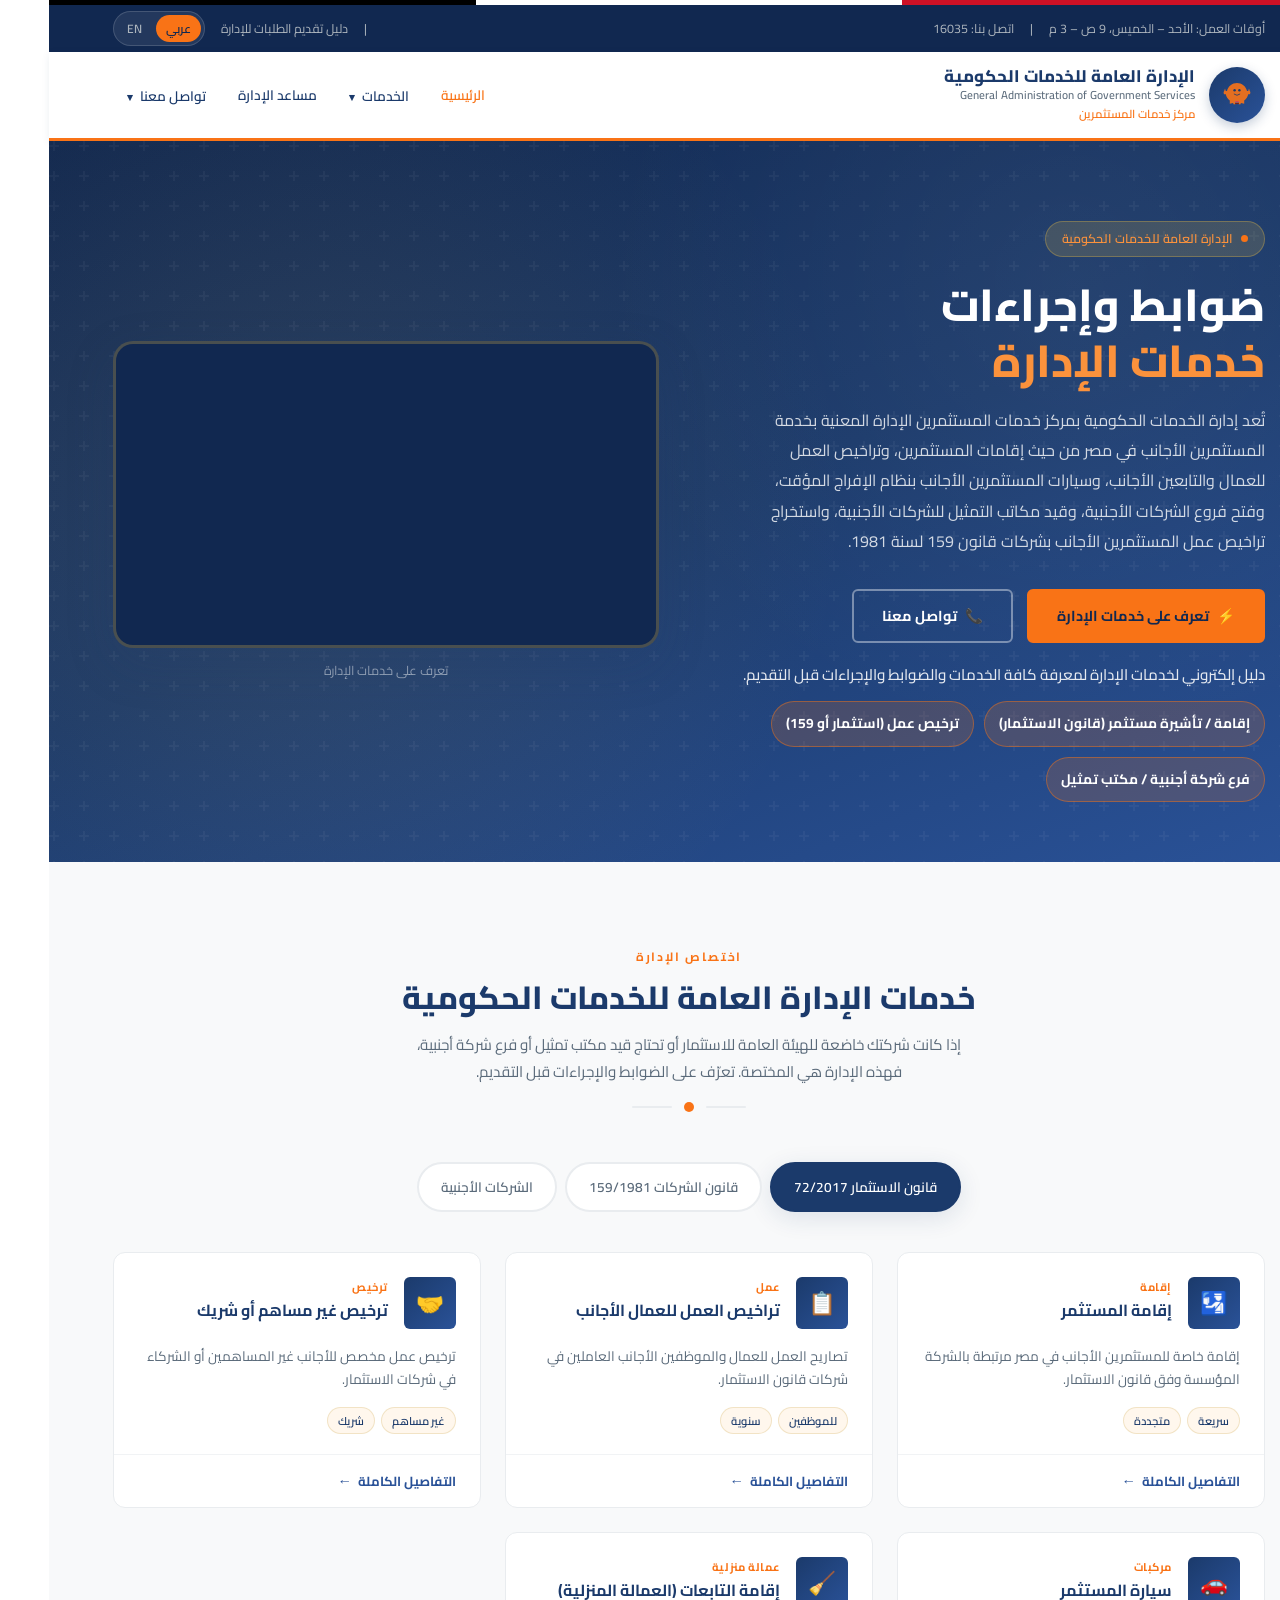
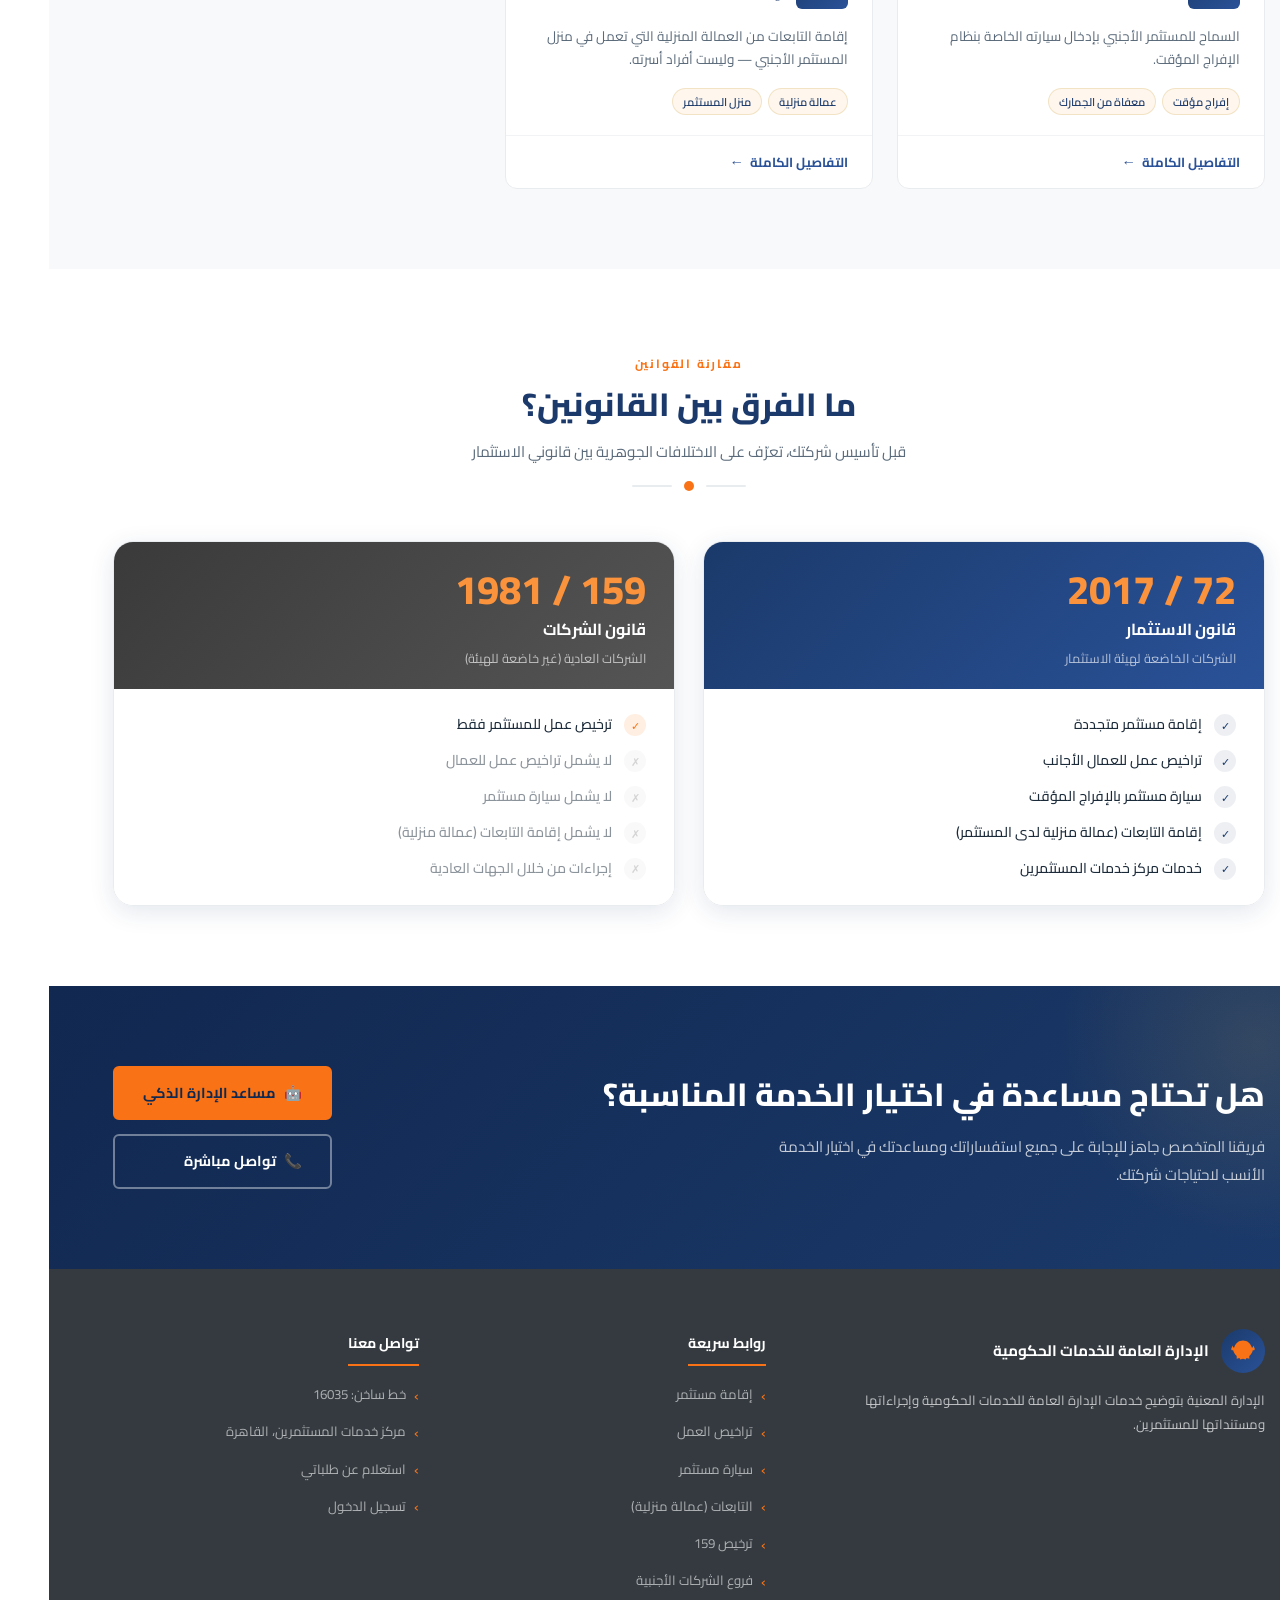
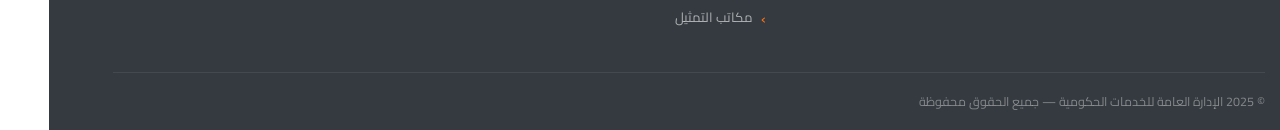
<file: index.html>
<!DOCTYPE html>
<html lang="ar" dir="rtl">
<head>
  <meta charset="UTF-8" />
  <meta name="viewport" content="width=device-width, initial-scale=1.0" />
  <meta name="description" content="الإدارة العامة للخدمات الحكومية — مركز خدمات المستثمرين" />
  <title>الإدارة العامة للخدمات الحكومية</title>
  <link rel="stylesheet" href="css/style.css?v=45" />
  <link rel="preconnect" href="https://fonts.googleapis.com" />
  <link rel="preconnect" href="https://fonts.gstatic.com" crossorigin />
</head>
<body>

<!-- ══════════════════════════════════════
     FLAG STRIP
════════════════════════════════════════ -->
<div class="flag-strip" aria-hidden="true">
  <span></span><span></span><span></span>
</div>

<!-- ══════════════════════════════════════
     UTILITY BAR
════════════════════════════════════════ -->
<div class="utility-bar">
  <div class="container">
    <div class="utility-right">
      <span data-i18n="util.hours">أوقات العمل: الأحد – الخميس، 9 ص – 3 م</span>
      <span>|</span>
      <a href="tel:16035" data-i18n="util.phone">اتصل بنا: 16035</a>
    </div>
    <div class="utility-left">
      <span>|</span>
      <a href="#" data-i18n="util.portal">دليل تقديم الطلبات للإدارة</a>

      <!-- Language Toggle -->
      <div class="lang-toggle" role="group" aria-label="Language / اللغة">
        <button class="lang-btn active" data-lang="ar">عربي</button>
        <button class="lang-btn" data-lang="en">EN</button>
      </div>
    </div>
  </div>
</div>

<!-- ══════════════════════════════════════
     HEADER
════════════════════════════════════════ -->
<header class="site-header" role="banner">
  <div class="container">

    <!-- Logo -->
    <a href="index.html" class="logo" aria-label="الصفحة الرئيسية">
      <div class="logo-emblem" aria-hidden="true">
        <!-- Eagle of Egypt (simplified SVG) -->
        <svg viewBox="0 0 80 80" fill="none" xmlns="http://www.w3.org/2000/svg">
          <path d="M40 10 C28 10 18 18 15 30 L12 30 L10 24 L8 30 C6 32 6 36 8 38 L12 38 C13 44 17 50 22 54 L22 62 L30 60 L32 64 L40 62 L48 64 L50 60 L58 62 L58 54 C63 50 67 44 68 38 L72 38 C74 36 74 32 72 30 L70 24 L68 30 L65 30 C62 18 52 10 40 10Z" fill="#F97316" opacity="0.9"/>
          <circle cx="34" cy="28" r="3" fill="#1B3A6B"/>
          <circle cx="46" cy="28" r="3" fill="#1B3A6B"/>
          <path d="M33 38 Q40 44 47 38" stroke="#1B3A6B" stroke-width="2" fill="none" stroke-linecap="round"/>
          <rect x="35" y="55" width="10" height="6" rx="1" fill="#CE1126"/>
          <rect x="35" y="57" width="10" height="2" fill="#FFFFFF"/>
          <rect x="35" y="59" width="10" height="2" fill="#000000"/>
        </svg>
      </div>
      <div>
        <div class="logo-text-ar" data-i18n="logo.name">الإدارة العامة للخدمات الحكومية</div>
        <div class="logo-text-en" data-i18n="logo.name.en">General Administration of Government Services</div>
        <div class="logo-sub" data-i18n="logo.sub">مركز خدمات المستثمرين</div>
      </div>
    </a>

    <!-- Desktop Navigation -->
    <nav class="main-nav" role="navigation" aria-label="القائمة الرئيسية">
      <a href="index.html" class="active" data-i18n="nav.home">الرئيسية</a>

      <div class="nav-item">
        <a href="#services" aria-haspopup="true" aria-expanded="false">
          <span data-i18n="nav.services">الخدمات</span>
          <span class="dropdown-arrow">▾</span>
        </a>
        <div class="dropdown" role="menu">
          <a href="pages/investor-residency.html" role="menuitem">
            <span>🏢</span><span data-i18n="nav.investor">إقامة مستثمر</span>
          </a>
          <a href="pages/work-permits.html" role="menuitem">
            <span>📋</span><span data-i18n="nav.work">تراخيص العمل</span>
          </a>
          <a href="pages/investor-car.html" role="menuitem">
            <span>🚗</span><span data-i18n="nav.car">سيارة مستثمر</span>
          </a>
          <a href="pages/dependents.html" role="menuitem">
            <span>🧹</span><span data-i18n="nav.dependents">التابعات (عمالة منزلية)</span>
          </a>
          <a href="pages/partner-permit.html" role="menuitem">
            <span>🤝</span><span data-i18n="nav.partner">ترخيص غير مساهم</span>
          </a>
          <a href="pages/law159.html" role="menuitem">
            <span>⚖️</span><span data-i18n="nav.law159">ترخيص 159</span>
          </a>
          <a href="pages/offices.html" role="menuitem">
            <span>🏢</span><span data-i18n="nav.offices">مكاتب التمثيل</span>
          </a>
          <a href="pages/branches.html" role="menuitem">
            <span>🌐</span><span data-i18n="nav.branches">فروع الشركات الأجنبية</span>
          </a>
        </div>
      </div>

      <a href="pages/assistant.html" data-i18n="nav.assistant">مساعد الإدارة</a>

      <div class="nav-item">
        <a href="#contact" aria-haspopup="true" aria-expanded="false">
          <span data-i18n="nav.contact">تواصل معنا</span>
          <span class="dropdown-arrow">▾</span>
        </a>
        <div class="dropdown" role="menu">
          <a href="https://example.com/inquiry" target="_blank" rel="noopener" role="menuitem">
            <span>🔍</span><span data-i18n="nav.inquiry">استعلام عن طلباتي</span>
          </a>
          <a href="https://example.com/login" target="_blank" rel="noopener" role="menuitem">
            <span>🔐</span><span data-i18n="nav.login">تسجيل الدخول</span>
          </a>
        </div>
      </div>
    </nav>

    <!-- Mobile Menu Button -->
    <button class="menu-btn" id="menuBtn" aria-label="فتح القائمة" aria-expanded="false">
      <span></span><span></span><span></span>
    </button>

  </div>
</header>

<!-- ══════════════════════════════════════
     MOBILE NAV
════════════════════════════════════════ -->
<nav class="mobile-nav" id="mobileNav" aria-label="القائمة المحمولة" aria-hidden="true">
  <div class="mobile-nav-header">
    <div class="logo-text-ar" style="color:#fff; font-size:0.9rem;" data-i18n="logo.name">الإدارة العامة للخدمات الحكومية</div>
    <button class="mobile-nav-close" id="mobileClose" aria-label="إغلاق القائمة">✕</button>
  </div>
  <a href="index.html" data-i18n="nav.home">الرئيسية</a>
  <a href="pages/investor-residency.html" class="mobile-sub" data-i18n="nav.investor">إقامة مستثمر</a>
  <a href="pages/work-permits.html" class="mobile-sub" data-i18n="nav.work">تراخيص العمل</a>
  <a href="pages/investor-car.html" class="mobile-sub" data-i18n="nav.car">سيارة مستثمر</a>
  <a href="pages/dependents.html" class="mobile-sub" data-i18n="nav.dependents">التابعات (عمالة منزلية)</a>
  <a href="pages/partner-permit.html" class="mobile-sub" data-i18n="nav.partner">ترخيص غير مساهم</a>
  <a href="pages/law159.html" class="mobile-sub" data-i18n="nav.law159">ترخيص 159</a>
  <a href="pages/offices.html" class="mobile-sub" data-i18n="nav.offices">مكاتب التمثيل</a>
  <a href="pages/branches.html" class="mobile-sub" data-i18n="nav.branches">فروع الشركات الأجنبية</a>
  <a href="pages/assistant.html" data-i18n="nav.assistant">مساعد الإدارة</a>
  <a href="https://example.com/inquiry" target="_blank" rel="noopener" data-i18n="nav.inquiry">استعلام عن طلباتي</a>
  <a href="https://example.com/login" target="_blank" rel="noopener" data-i18n="nav.login">تسجيل الدخول</a>

  <div style="margin-top:24px; display:flex; gap:8px;">
    <button class="lang-btn active" data-lang="ar" style="flex:1; padding:10px; border-radius:8px; background:rgba(249,115,22,0.2); border:1px solid rgba(249,115,22,0.4); color:#fff; font-family:inherit; cursor:pointer; font-weight:700;">عربي</button>
    <button class="lang-btn" data-lang="en" style="flex:1; padding:10px; border-radius:8px; background:rgba(255,255,255,0.08); border:1px solid rgba(255,255,255,0.15); color:#aaa; font-family:inherit; cursor:pointer; font-weight:700;">EN</button>
  </div>
</nav>

<!-- ══════════════════════════════════════
     HERO
════════════════════════════════════════ -->
<section class="hero" aria-labelledby="hero-title">
  <div class="hero-pattern" aria-hidden="true"></div>
  <div class="container">

    <!-- Left: Text -->
    <div class="hero-content">
      <div class="hero-badge">
        <span class="hero-badge-dot"></span>
        <span data-i18n="hero.badge">الإدارة العامة للخدمات الحكومية</span>
      </div>

      <h1 class="hero-title" id="hero-title">
        <span data-i18n="hero.title1">ضوابط وإجراءات</span>
        <span class="highlight" data-i18n="hero.title2">خدمات الإدارة</span>
      </h1>

      <p class="hero-desc" data-i18n="hero.desc">
        تُعد إدارة الخدمات الحكومية بمركز خدمات المستثمرين الإدارة المعنية بخدمة المستثمرين الأجانب في مصر من حيث إقامات المستثمرين، وتراخيص العمل للعمال والتابعين الأجانب، وسيارات المستثمرين الأجانب بنظام الإفراج المؤقت، وفتح فروع الشركات الأجنبية، وقيد مكاتب التمثيل للشركات الأجنبية، واستخراج تراخيص عمل المستثمرين الأجانب بشركات قانون 159 لسنة 1981.
      </p>

      <div class="hero-actions">
        <a href="#services" class="btn btn-primary">
          <span>⚡</span>
          <span data-i18n="hero.btn.services">تعرف على خدمات الإدارة</span>
        </a>
        <a href="#contact" class="btn btn-outline">
          <span>📞</span>
          <span data-i18n="hero.btn.contact">تواصل معنا</span>
        </a>
      </div>

      <p class="hero-orient" data-i18n="hero.orient">
        دليل إلكتروني لخدمات الإدارة لمعرفة كافة الخدمات والضوابط والإجراءات قبل التقديم.
      </p>
      <div class="hero-chips" aria-label="مسارات سريعة">
        <a class="hero-chip" href="pages/investor-residency.html" data-i18n="hero.chip.residency">إقامة / تأشيرة مستثمر (قانون الاستثمار)</a>
        <a class="hero-chip" href="#services" data-i18n="hero.chip.work">ترخيص عمل (استثمار أو 159)</a>
        <a class="hero-chip" href="#tab-foreign" data-tab-jump="tab-foreign" data-i18n="hero.chip.foreign">فرع شركة أجنبية / مكتب تمثيل</a>
      </div>
    </div>

    <!-- Right: Video -->
    <div class="hero-media">
      <div class="video-wrapper">
        <iframe
          src="https://www.youtube.com/embed/dQw4w9WgXcQ?rel=0&modestbranding=1"
          title="تعرف على خدمات الإدارة"
          allow="accelerometer; autoplay; clipboard-write; encrypted-media; gyroscope; picture-in-picture"
          allowfullscreen
          loading="lazy">
        </iframe>
      </div>
      <p class="video-caption" data-i18n="hero.video.caption">تعرف على خدمات الإدارة</p>
    </div>

  </div>
</section>

<!-- ══════════════════════════════════════
     SERVICES SECTION
════════════════════════════════════════ -->
<section class="services-section" id="services" aria-labelledby="services-title">
  <div class="container">

    <div class="section-header">
      <span class="section-eyebrow" data-i18n="sec.services.eyebrow">اختصاص الإدارة</span>
      <h2 class="section-title" id="services-title">
        <span data-i18n="sec.services.title">خدمات الإدارة العامة للخدمات الحكومية</span>
      </h2>
      <p class="section-desc" data-i18n="sec.services.desc">
        إذا كانت شركتك خاضعة للهيئة العامة للاستثمار أو تحتاج قيد مكتب تمثيل أو فرع شركة أجنبية، فهذه الإدارة هي المختصة. تعرّف على الضوابط والإجراءات قبل التقديم.
      </p>
      <div class="section-line"><div class="section-line-inner"></div></div>
    </div>

    <!-- Tabs -->
    <div class="services-tabs" role="tablist">
      <button class="tab-btn active" data-tab="tab-law72" role="tab" aria-selected="true" data-i18n="tab.law72">
        قانون الاستثمار 72/2017
      </button>
      <button class="tab-btn" data-tab="tab-law159" role="tab" aria-selected="false" data-i18n="tab.law159">
        قانون الشركات 159/1981
      </button>
      <button class="tab-btn" data-tab="tab-foreign" role="tab" aria-selected="false" data-i18n="tab.foreign">
        الشركات الأجنبية
      </button>
    </div>

    <!-- Tab: Law 72 -->
    <div class="tab-content active" id="tab-law72" role="tabpanel">
      <div class="services-grid">

        <!-- Card: Investor Residency -->
        <a href="pages/investor-residency.html" class="service-card">
          <div class="card-header">
            <div class="card-icon">🛂</div>
            <div class="card-meta">
              <div class="card-category" data-i18n="card.investor.cat">إقامة</div>
              <div class="card-title" data-i18n="card.investor.title">إقامة المستثمر</div>
            </div>
          </div>
          <div class="card-body">
            <p class="card-desc" data-i18n="card.investor.desc">إقامة خاصة للمستثمرين الأجانب في مصر مرتبطة بالشركة المؤسسة وفق قانون الاستثمار.</p>
            <div class="card-tags">
              <span class="tag" data-i18n="card.investor.tag1">سريعة</span>
              <span class="tag" data-i18n="card.investor.tag2">متجددة</span>
            </div>
          </div>
          <div class="card-footer">
            <span class="card-link">
              <span data-i18n="card.investor.link">التفاصيل الكاملة</span>
              <span class="card-link-arrow">←</span>
            </span>
          </div>
        </a>

        <!-- Card: Work Permits -->
        <a href="pages/work-permits.html" class="service-card">
          <div class="card-header">
            <div class="card-icon">📋</div>
            <div class="card-meta">
              <div class="card-category" data-i18n="card.work.cat">عمل</div>
              <div class="card-title" data-i18n="card.work.title">تراخيص العمل للعمال الأجانب</div>
            </div>
          </div>
          <div class="card-body">
            <p class="card-desc" data-i18n="card.work.desc">تصاريح العمل للعمال والموظفين الأجانب العاملين في شركات قانون الاستثمار.</p>
            <div class="card-tags">
              <span class="tag" data-i18n="card.work.tag1">للموظفين</span>
              <span class="tag" data-i18n="card.work.tag2">سنوية</span>
            </div>
          </div>
          <div class="card-footer">
            <span class="card-link">
              <span data-i18n="card.work.link">التفاصيل الكاملة</span>
              <span class="card-link-arrow">←</span>
            </span>
          </div>
        </a>

        <!-- Card: Partner Permit -->
        <a href="pages/partner-permit.html" class="service-card">
          <div class="card-header">
            <div class="card-icon">🤝</div>
            <div class="card-meta">
              <div class="card-category" data-i18n="card.partner.cat">ترخيص</div>
              <div class="card-title" data-i18n="card.partner.title">ترخيص غير مساهم أو شريك</div>
            </div>
          </div>
          <div class="card-body">
            <p class="card-desc" data-i18n="card.partner.desc">ترخيص عمل مخصص للأجانب غير المساهمين أو الشركاء في شركات الاستثمار.</p>
            <div class="card-tags">
              <span class="tag" data-i18n="card.partner.tag1">غير مساهم</span>
              <span class="tag" data-i18n="card.partner.tag2">شريك</span>
            </div>
          </div>
          <div class="card-footer">
            <span class="card-link">
              <span data-i18n="card.partner.link">التفاصيل الكاملة</span>
              <span class="card-link-arrow">←</span>
            </span>
          </div>
        </a>

        <!-- Card: Investor Car -->
        <a href="pages/investor-car.html" class="service-card">
          <div class="card-header">
            <div class="card-icon">🚗</div>
            <div class="card-meta">
              <div class="card-category" data-i18n="card.car.cat">مركبات</div>
              <div class="card-title" data-i18n="card.car.title">سيارة المستثمر</div>
            </div>
          </div>
          <div class="card-body">
            <p class="card-desc" data-i18n="card.car.desc">السماح للمستثمر الأجنبي بإدخال سيارته الخاصة بنظام الإفراج المؤقت.</p>
            <div class="card-tags">
              <span class="tag" data-i18n="card.car.tag1">إفراج مؤقت</span>
              <span class="tag" data-i18n="card.car.tag2">معفاة من الجمارك</span>
            </div>
          </div>
          <div class="card-footer">
            <span class="card-link">
              <span data-i18n="card.car.link">التفاصيل الكاملة</span>
              <span class="card-link-arrow">←</span>
            </span>
          </div>
        </a>

        <!-- Card: Dependents -->
        <a href="pages/dependents.html" class="service-card">
          <div class="card-header">
            <div class="card-icon">🧹</div>
            <div class="card-meta">
              <div class="card-category" data-i18n="card.dep.cat">عمالة منزلية</div>
              <div class="card-title" data-i18n="card.dep.title">إقامة التابعات (العمالة المنزلية)</div>
            </div>
          </div>
          <div class="card-body">
            <p class="card-desc" data-i18n="card.dep.desc">إقامة التابعات من العمالة المنزلية التي تعمل في منزل المستثمر الأجنبي — وليست أفراد أسرته.</p>
            <div class="card-tags">
              <span class="tag" data-i18n="card.dep.tag1">عمالة منزلية</span>
              <span class="tag" data-i18n="card.dep.tag2">منزل المستثمر</span>
            </div>
          </div>
          <div class="card-footer">
            <span class="card-link">
              <span data-i18n="card.dep.link">التفاصيل الكاملة</span>
              <span class="card-link-arrow">←</span>
            </span>
          </div>
        </a>

      </div>
    </div>

    <!-- Tab: Law 159 -->
    <div class="tab-content" id="tab-law159" role="tabpanel">
      <div class="services-grid">
        <a href="pages/law159.html" class="service-card">
          <div class="card-header">
            <div class="card-icon">⚖️</div>
            <div class="card-meta">
              <div class="card-category" data-i18n="card.l159.cat">ترخيص</div>
              <div class="card-title" data-i18n="card.l159.title">ترخيص العمل — قانون 159</div>
            </div>
          </div>
          <div class="card-body">
            <p class="card-desc" data-i18n="card.l159.desc">ترخيص عمل للمستثمرين الأجانب في الشركات المؤسسة وفق قانون الشركات رقم ١٥٩ لسنة ١٩٨١.</p>
            <div class="card-tags">
              <span class="tag" data-i18n="card.l159.tag1">قانون 159</span>
              <span class="tag" data-i18n="card.l159.tag2">مستثمر</span>
            </div>
          </div>
          <div class="card-footer">
            <span class="card-link">
              <span data-i18n="card.l159.link">التفاصيل الكاملة</span>
              <span class="card-link-arrow">←</span>
            </span>
          </div>
        </a>
      </div>
    </div>

    <!-- Tab: Foreign Companies -->
    <div class="tab-content" id="tab-foreign" role="tabpanel">
      <div class="services-grid">

        <a href="pages/branches.html" class="service-card">
          <div class="card-header">
            <div class="card-icon">🌐</div>
            <div class="card-meta">
              <div class="card-category" data-i18n="card.branch.cat">شركات أجنبية</div>
              <div class="card-title" data-i18n="card.branch.title">فروع الشركات الأجنبية</div>
            </div>
          </div>
          <div class="card-body">
            <p class="card-desc" data-i18n="card.branch.desc">تسجيل وفتح فروع للشركات الأجنبية العاملة في مصر وفق الإجراءات القانونية المعتمدة.</p>
            <div class="card-tags">
              <span class="tag" data-i18n="card.branch.tag1">فروع</span>
              <span class="tag" data-i18n="card.branch.tag2">تسجيل</span>
            </div>
          </div>
          <div class="card-footer">
            <span class="card-link">
              <span data-i18n="card.branch.link">التفاصيل الكاملة</span>
              <span class="card-link-arrow">←</span>
            </span>
          </div>
        </a>

        <a href="pages/offices.html" class="service-card">
          <div class="card-header">
            <div class="card-icon">🏢</div>
            <div class="card-meta">
              <div class="card-category" data-i18n="card.office.cat">مكاتب</div>
              <div class="card-title" data-i18n="card.office.title">مكاتب التمثيل</div>
            </div>
          </div>
          <div class="card-body">
            <p class="card-desc" data-i18n="card.office.desc">قيد وتسجيل مكاتب التمثيل للشركات الأجنبية الراغبة في تأسيس حضور في مصر.</p>
            <div class="card-tags">
              <span class="tag" data-i18n="card.office.tag1">تمثيل</span>
              <span class="tag" data-i18n="card.office.tag2">قيد</span>
            </div>
          </div>
          <div class="card-footer">
            <span class="card-link">
              <span data-i18n="card.office.link">التفاصيل الكاملة</span>
              <span class="card-link-arrow">←</span>
            </span>
          </div>
        </a>

      </div>
    </div>

  </div>
</section>

<!-- ══════════════════════════════════════
     LAWS COMPARISON
════════════════════════════════════════ -->
<section class="laws-section" aria-labelledby="laws-title">
  <div class="container">

    <div class="section-header">
      <span class="section-eyebrow" data-i18n="sec.laws.eyebrow">مقارنة القوانين</span>
      <h2 class="section-title" id="laws-title" data-i18n="sec.laws.title">ما الفرق بين القانونين؟</h2>
      <p class="section-desc" data-i18n="sec.laws.desc">قبل تأسيس شركتك، تعرّف على الاختلافات الجوهرية بين قانوني الاستثمار</p>
      <div class="section-line"><div class="section-line-inner"></div></div>
    </div>

    <div class="laws-grid">

      <!-- Law 72 -->
      <div class="law-card">
        <div class="law-card-header">
          <span class="law-number" data-i18n="law72.num">72 / 2017</span>
          <div class="law-title" data-i18n="law72.title">قانون الاستثمار</div>
          <div class="law-subtitle" data-i18n="law72.sub">الشركات الخاضعة لهيئة الاستثمار</div>
        </div>
        <div class="law-card-body">
          <div class="law-features">
            <div class="law-feature">
              <span class="feature-check">✓</span>
              <span data-i18n="law72.f1">إقامة مستثمر متجددة</span>
            </div>
            <div class="law-feature">
              <span class="feature-check">✓</span>
              <span data-i18n="law72.f2">تراخيص عمل للعمال الأجانب</span>
            </div>
            <div class="law-feature">
              <span class="feature-check">✓</span>
              <span data-i18n="law72.f3">سيارة مستثمر بالإفراج المؤقت</span>
            </div>
            <div class="law-feature">
              <span class="feature-check">✓</span>
              <span data-i18n="law72.f4">إقامة التابعات (عمالة منزلية لدى المستثمر)</span>
            </div>
            <div class="law-feature">
              <span class="feature-check">✓</span>
              <span data-i18n="law72.f5">خدمات مركز خدمات المستثمرين</span>
            </div>
          </div>
        </div>
      </div>

      <!-- Law 159 -->
      <div class="law-card">
        <div class="law-card-header" style="background: linear-gradient(135deg, #3a3a3a, #555);">
          <span class="law-number" data-i18n="law159.num">159 / 1981</span>
          <div class="law-title" data-i18n="law159.title">قانون الشركات</div>
          <div class="law-subtitle" data-i18n="law159.sub">الشركات العادية (غير خاضعة للهيئة)</div>
        </div>
        <div class="law-card-body">
          <div class="law-features">
            <div class="law-feature">
              <span class="feature-check" style="background:rgba(249,115,22,0.12); color:#F97316;">✓</span>
              <span data-i18n="law159.f1">ترخيص عمل للمستثمر فقط</span>
            </div>
            <div class="law-feature" style="opacity:0.5;">
              <span class="feature-check" style="background:#f5f5f5; color:#aaa;">✗</span>
              <span data-i18n="law159.f2">لا يشمل تراخيص عمل للعمال</span>
            </div>
            <div class="law-feature" style="opacity:0.5;">
              <span class="feature-check" style="background:#f5f5f5; color:#aaa;">✗</span>
              <span data-i18n="law159.f3">لا يشمل سيارة مستثمر</span>
            </div>
            <div class="law-feature" style="opacity:0.5;">
              <span class="feature-check" style="background:#f5f5f5; color:#aaa;">✗</span>
              <span data-i18n="law159.f4">لا يشمل إقامة التابعين</span>
            </div>
            <div class="law-feature" style="opacity:0.5;">
              <span class="feature-check" style="background:#f5f5f5; color:#aaa;">✗</span>
              <span data-i18n="law159.f5">إجراءات من خلال الجهات العادية</span>
            </div>
          </div>
        </div>
      </div>

    </div>
  </div>
</section>

<!-- ══════════════════════════════════════
     CTA SECTION
════════════════════════════════════════ -->
<section class="cta-section" id="contact" aria-labelledby="cta-title">
  <div class="container">
    <div class="cta-inner">
      <div>
        <h2 class="cta-title" id="cta-title" data-i18n="cta.title">هل تحتاج مساعدة في اختيار الخدمة المناسبة؟</h2>
        <p class="cta-desc" data-i18n="cta.desc">فريقنا المتخصص جاهز للإجابة على جميع استفساراتك ومساعدتك في اختيار الخدمة الأنسب لاحتياجات شركتك.</p>
      </div>
      <div class="cta-buttons">
        <a href="pages/assistant.html" class="btn btn-primary">
          <span>🤖</span>
          <span data-i18n="cta.btn.assistant">مساعد الإدارة الذكي</span>
        </a>
        <a href="tel:16035" class="btn btn-outline">
          <span>📞</span>
          <span data-i18n="cta.btn.contact">تواصل مباشرة</span>
        </a>
      </div>
    </div>
  </div>
</section>

<!-- ══════════════════════════════════════
     FOOTER
════════════════════════════════════════ -->
<footer class="site-footer" role="contentinfo">
  <div class="container">
    <div class="footer-grid">

      <!-- Brand -->
      <div class="footer-brand">
        <div class="footer-logo">
          <div class="footer-logo-emblem" aria-hidden="true">
            <svg viewBox="0 0 80 80" fill="none" xmlns="http://www.w3.org/2000/svg" width="28" height="28">
              <path d="M40 10 C28 10 18 18 15 30 L12 30 L10 24 L8 30 C6 32 6 36 8 38 L12 38 C13 44 17 50 22 54 L22 62 L30 60 L32 64 L40 62 L48 64 L50 60 L58 62 L58 54 C63 50 67 44 68 38 L72 38 C74 36 74 32 72 30 L70 24 L68 30 L65 30 C62 18 52 10 40 10Z" fill="#F97316"/>
            </svg>
          </div>
          <div class="footer-logo-text" data-i18n="logo.name">الإدارة العامة للخدمات الحكومية</div>
        </div>
        <p class="footer-brand-desc" data-i18n="footer.desc">
          الإدارة المعنية بتوضيح خدمات الإدارة العامة للخدمات الحكومية وإجراءاتها ومستنداتها للمستثمرين.
        </p>
      </div>

      <!-- Quick Links -->
      <div class="footer-col">
        <h4 data-i18n="footer.links">روابط سريعة</h4>
        <ul class="footer-links">
          <li><a href="pages/investor-residency.html" data-i18n="nav.investor">إقامة مستثمر</a></li>
          <li><a href="pages/work-permits.html" data-i18n="nav.work">تراخيص العمل</a></li>
          <li><a href="pages/investor-car.html" data-i18n="nav.car">سيارة مستثمر</a></li>
          <li><a href="pages/dependents.html" data-i18n="nav.dependents">التابعات (عمالة منزلية)</a></li>
          <li><a href="pages/law159.html" data-i18n="nav.law159">ترخيص 159</a></li>
          <li><a href="pages/branches.html" data-i18n="nav.branches">فروع الشركات الأجنبية</a></li>
          <li><a href="pages/offices.html" data-i18n="nav.offices">مكاتب التمثيل</a></li>
        </ul>
      </div>

      <!-- Contact -->
      <div class="footer-col">
        <h4 data-i18n="footer.contact.title">تواصل معنا</h4>
        <ul class="footer-links">
          <li><a href="tel:16035" data-i18n="footer.phone">خط ساخن: 16035</a></li>
          <li><a href="#" data-i18n="footer.location">مركز خدمات المستثمرين، القاهرة</a></li>
          <li><a href="https://example.com/inquiry" target="_blank" rel="noopener" data-i18n="nav.inquiry">استعلام عن طلباتي</a></li>
          <li><a href="https://example.com/login" target="_blank" rel="noopener" data-i18n="nav.login">تسجيل الدخول</a></li>
        </ul>
      </div>

    </div>

    <div class="footer-bottom">
      <span data-i18n="footer.rights">© 2025 الإدارة العامة للخدمات الحكومية — جميع الحقوق محفوظة</span>
    </div>

  </div>
</footer>

<!-- Scroll to Top -->
<button class="scroll-top" id="scrollTopBtn" aria-label="العودة لأعلى الصفحة">↑</button>

<script src="js/main.js"></script>
</body>
</html>
</file>
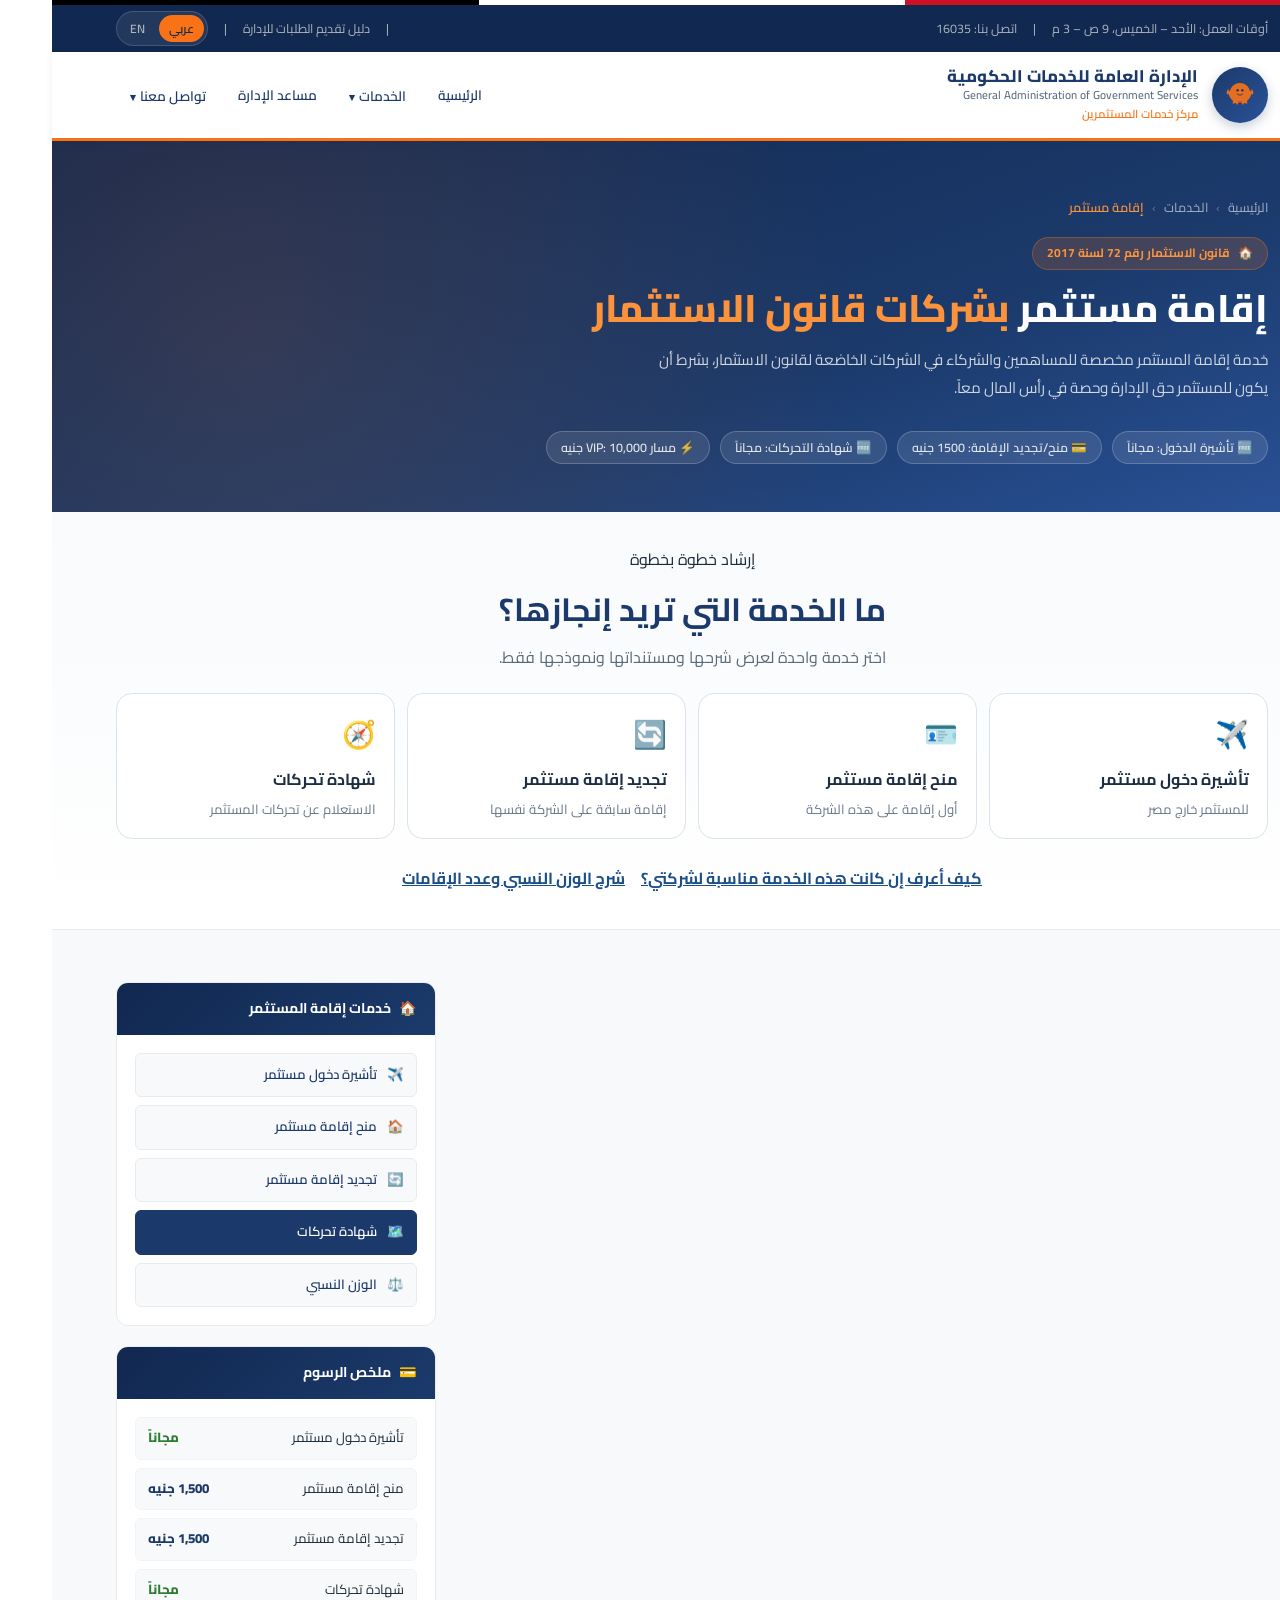
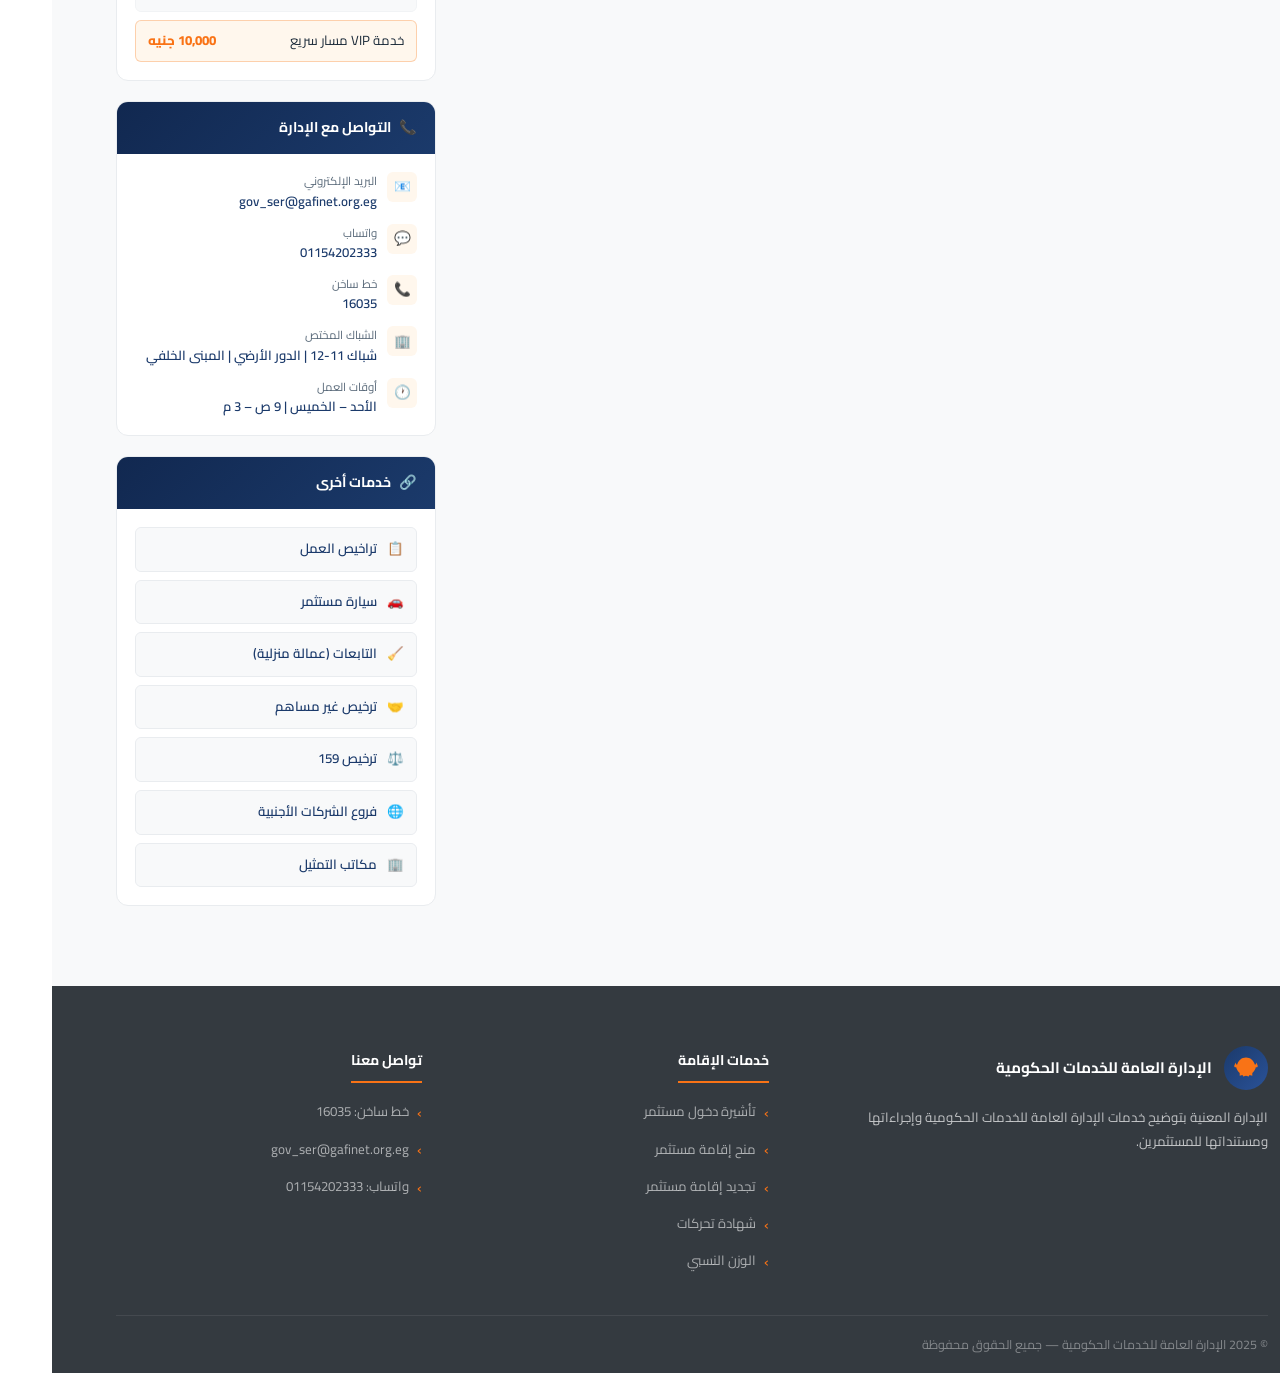
<file: pages/investor-residency.html>
<!DOCTYPE html>
<html lang="ar" dir="rtl">
<head>
  <meta charset="UTF-8" />
  <meta name="viewport" content="width=device-width, initial-scale=1.0" />
  <meta name="description" content="إقامة مستثمر بشركات قانون الاستثمار" data-p18n="page.desc" />
  <title>إقامة مستثمر — الإدارة العامة للخدمات الحكومية</title>
  <link rel="preconnect" href="https://fonts.googleapis.com" />
  <link rel="preconnect" href="https://fonts.gstatic.com" crossorigin />
  <link href="https://fonts.googleapis.com/css2?family=Cairo:wght@300;400;500;600;700;800&display=swap" rel="stylesheet"/>
  <link rel="stylesheet" href="../css/style.css?v=46" />
  <style>
    .page-hero{background:linear-gradient(160deg,var(--navy-dark) 0%,var(--navy) 60%,var(--navy-light) 100%);color:var(--white);padding:56px 0 48px;position:relative;overflow:hidden}
    .page-hero::before{content:'';position:absolute;inset:0;background-image:radial-gradient(circle at 15% 50%,rgba(249,115,22,.13) 0%,transparent 55%)}
    .page-hero-inner{position:relative;z-index:1}
    .breadcrumb{display:flex;align-items:center;gap:8px;font-size:.8rem;color:rgba(255,255,255,.6);margin-bottom:18px;flex-wrap:wrap}
    .breadcrumb a{color:rgba(255,255,255,.6);transition:color var(--transition)}
    .breadcrumb a:hover{color:var(--gold-light)}
    .breadcrumb-sep{color:rgba(255,255,255,.3)}
    .breadcrumb-current{color:var(--gold-light);font-weight:600}
    .page-hero-badge{display:inline-flex;align-items:center;gap:8px;background:rgba(249,115,22,.18);border:1px solid rgba(249,115,22,.35);border-radius:20px;padding:5px 14px;font-size:.75rem;font-weight:700;color:var(--gold-light);margin-bottom:14px}
    .page-hero h1{font-size:clamp(1.6rem,3vw,2.4rem);font-weight:800;line-height:1.25;margin-bottom:14px}
    .page-hero h1 .accent{color:var(--gold-light)}
    .page-hero-desc{font-size:.95rem;color:rgba(255,255,255,.78);max-width:640px;line-height:1.9;margin-bottom:28px}
    .hero-chips{display:flex;gap:10px;flex-wrap:wrap}
    .chip{display:inline-flex;align-items:center;gap:6px;background:rgba(255,255,255,.1);border:1px solid rgba(255,255,255,.2);border-radius:20px;padding:5px 14px;font-size:.78rem;font-weight:600;color:rgba(255,255,255,.85)}
    .service-subnav{background:var(--white);border-bottom:2px solid var(--gray-200);position:sticky;top:73px;z-index:900;box-shadow:0 2px 10px rgba(0,0,0,.06)}
    .service-subnav .container{display:flex;gap:0;overflow-x:auto;scrollbar-width:none}
    .service-subnav .container::-webkit-scrollbar{display:none}
    .subnav-link{display:flex;align-items:center;gap:8px;padding:16px 20px;font-size:.85rem;font-weight:600;color:var(--text-muted);white-space:nowrap;border-bottom:3px solid transparent;margin-bottom:-2px;transition:all var(--transition);cursor:pointer;text-decoration:none}
    .subnav-link:hover{color:var(--navy);border-bottom-color:var(--gray-300)}
    .subnav-link.active{color:var(--navy);border-bottom-color:var(--gold)}
    .subnav-num{width:22px;height:22px;background:var(--gray-100);border-radius:50%;display:flex;align-items:center;justify-content:center;font-size:.7rem;font-weight:700;flex-shrink:0;transition:all var(--transition)}
    .subnav-link.active .subnav-num{background:var(--navy);color:var(--white)}
    .page-body{padding:52px 0 80px;background:var(--gray-50)}
    .page-layout{display:grid;grid-template-columns:1fr 320px;gap:32px;align-items:start}
    .service-section{background:var(--white);border-radius:var(--radius-lg);border:1px solid var(--gray-200);overflow:hidden;margin-bottom:28px;scroll-margin-top:130px}
    .service-section:last-child{margin-bottom:0}
    .ss-header{background:linear-gradient(135deg,var(--navy),var(--navy-light));color:var(--white);padding:24px 28px;display:flex;align-items:center;gap:16px}
    .ss-header-icon{width:48px;height:48px;background:rgba(255,255,255,.15);border-radius:var(--radius-sm);display:flex;align-items:center;justify-content:center;font-size:1.4rem;flex-shrink:0}
    .ss-header-tag{font-size:.7rem;font-weight:700;color:var(--gold-light);text-transform:uppercase;margin-bottom:4px}
    .ss-header-title{font-size:1.1rem;font-weight:800;line-height:1.3}
    .ss-header-sub{font-size:.78rem;color:rgba(255,255,255,.65);margin-top:3px}
    .ss-header-fee{margin-right:auto;text-align:center;flex-shrink:0}
    body.lang-en .ss-header-fee{margin-right:0;margin-left:auto}
    .fee-label{font-size:.68rem;color:rgba(255,255,255,.55);display:block;margin-bottom:2px}
    .fee-value{font-size:1.1rem;font-weight:800;color:var(--gold-light)}
    .ss-body{padding:28px}
    .ss-video{border-radius:var(--radius-md);overflow:hidden;aspect-ratio:16/9;margin-bottom:28px;box-shadow:var(--shadow-sm);border:1px solid var(--gray-200)}
    .ss-video iframe{width:100%;height:100%;border:none}
    .info-block{background:var(--gold-pale);border:1px solid rgba(249,115,22,.25);border-right:4px solid var(--gold);border-radius:var(--radius-sm);padding:16px 18px;margin-bottom:24px;font-size:.88rem;color:var(--text-main);line-height:1.8}
    body.lang-en .info-block{border-right:1px solid rgba(249,115,22,.25);border-left:4px solid var(--gold)}
    .content-group{margin-bottom:32px}
    .content-group:last-child{margin-bottom:0}
    .content-group-title{font-size:1rem;font-weight:800;color:var(--navy);padding-bottom:10px;border-bottom:2px solid var(--gold);margin-bottom:16px;display:flex;align-items:center;gap:10px}
    .cg-icon{width:30px;height:30px;background:var(--navy);border-radius:6px;display:flex;align-items:center;justify-content:center;font-size:.9rem;flex-shrink:0;color:var(--white)}
    .conditions-list{display:flex;flex-direction:column;gap:10px}
    .condition-item{display:flex;gap:12px;align-items:flex-start;font-size:.88rem;line-height:1.7;color:var(--text-main);padding:10px 14px;background:var(--gray-50);border-radius:var(--radius-sm);border:1px solid var(--gray-100)}
    .condition-item .ci-bullet{width:22px;height:22px;background:rgba(27,58,107,.08);border-radius:50%;display:flex;align-items:center;justify-content:center;font-size:.75rem;font-weight:700;color:var(--navy);flex-shrink:0;margin-top:1px}
    .condition-item.highlight{background:var(--gold-pale);border-color:rgba(249,115,22,.3)}
    .condition-item.highlight .ci-bullet{background:var(--gold);color:var(--navy-dark)}
    .docs-list{display:flex;flex-direction:column;gap:8px}
    .doc-item{display:flex;gap:12px;align-items:flex-start;font-size:.87rem;line-height:1.7;color:var(--text-main);padding:11px 14px;background:var(--white);border:1px solid var(--gray-200);border-radius:var(--radius-sm);transition:border-color var(--transition)}
    .doc-item:hover{border-color:var(--gold)}
    .doc-icon{font-size:1rem;flex-shrink:0;margin-top:2px}
    .steps-list{display:flex;flex-direction:column;gap:0;position:relative}
    .steps-list::before{content:'';position:absolute;top:24px;bottom:24px;right:19px;width:2px;background:var(--gray-200);z-index:0}
    body.lang-en .steps-list::before{right:auto;left:19px}
    .step-item{display:flex;gap:16px;align-items:flex-start;padding:14px 0;position:relative;z-index:1}
    .step-num{width:40px;height:40px;background:var(--white);border:2px solid var(--navy);border-radius:50%;display:flex;align-items:center;justify-content:center;font-size:.85rem;font-weight:800;color:var(--navy);flex-shrink:0}
    .step-item:first-child .step-num{background:var(--navy);color:var(--white)}
    .step-body{flex:1;padding-top:8px}
    .step-body p{font-size:.87rem;line-height:1.75;color:var(--text-main)}
    .step-time{display:inline-flex;align-items:center;gap:4px;font-size:.72rem;font-weight:700;color:var(--gold);background:var(--gold-pale);border-radius:10px;padding:2px 10px;margin-top:6px}
    .downloads-grid{display:grid;grid-template-columns:1fr 1fr;gap:10px}
    .download-btn{display:flex;align-items:center;gap:10px;padding:13px 16px;background:var(--white);border:1px solid var(--gray-200);border-radius:var(--radius-sm);font-size:.82rem;font-weight:600;color:var(--navy);transition:all var(--transition);text-decoration:none}
    .download-btn:hover{background:var(--gold-pale);border-color:var(--gold);color:var(--navy-dark);transform:translateY(-1px);box-shadow:var(--shadow-sm)}
    .dl-icon{width:32px;height:32px;background:var(--navy);border-radius:6px;display:flex;align-items:center;justify-content:center;font-size:.9rem;flex-shrink:0;color:var(--white)}
    .download-btn:hover .dl-icon{background:var(--gold)}
    .weight-grid{display:grid;grid-template-columns:1fr 1fr;gap:14px;margin-bottom:24px}
    .weight-card{background:var(--white);border:1px solid var(--gray-200);border-radius:var(--radius-md);overflow:hidden;transition:box-shadow var(--transition)}
    .weight-card:hover{box-shadow:var(--shadow-md)}
    .weight-card-header{background:linear-gradient(135deg,var(--navy),var(--navy-light));color:var(--white);padding:14px 16px;display:flex;align-items:center;justify-content:space-between}
    .weight-card-title{font-size:.9rem;font-weight:700}
    .weight-pct{font-size:1.3rem;font-weight:800;color:var(--gold-light)}
    .weight-card-body{padding:14px 16px}
    .weight-tiers{display:flex;flex-direction:column;gap:7px}
    .weight-tier{display:flex;justify-content:space-between;align-items:center;font-size:.8rem;padding:6px 10px;background:var(--gray-50);border-radius:6px;border:1px solid var(--gray-100)}
    .weight-tier-label{color:var(--text-main);flex:1;line-height:1.4}
    .weight-tier-value{font-weight:800;color:var(--navy);font-size:.82rem;white-space:nowrap;margin-right:8px}
    body.lang-en .weight-tier-value{margin-right:0;margin-left:8px}
    .quota-table{width:100%;border-collapse:collapse;margin-top:8px}
    .quota-table th{background:var(--navy);color:var(--white);padding:10px 14px;font-size:.83rem;font-weight:700;text-align:right}
    body.lang-en .quota-table th{text-align:left}
    .quota-table td{padding:10px 14px;font-size:.85rem;border-bottom:1px solid var(--gray-100);color:var(--text-main)}
    .quota-table tr:nth-child(even) td{background:var(--gray-50)}
    .quota-table td:last-child{font-weight:700;color:var(--navy)}
    .page-sidebar{display:flex;flex-direction:column;gap:20px}
    .sidebar-card{background:var(--white);border-radius:var(--radius-md);border:1px solid var(--gray-200);overflow:hidden}
    .sidebar-card-header{background:linear-gradient(135deg,var(--navy-dark),var(--navy));color:var(--white);padding:14px 18px;font-size:.88rem;font-weight:700;display:flex;align-items:center;gap:8px}
    .sidebar-card-body{padding:18px}
    .sidebar-links{display:flex;flex-direction:column;gap:8px}
    .sidebar-link{display:flex;align-items:center;gap:10px;padding:10px 12px;border-radius:var(--radius-sm);font-size:.83rem;font-weight:600;color:var(--navy);background:var(--gray-50);border:1px solid var(--gray-200);transition:all var(--transition);text-decoration:none;cursor:pointer}
    .sidebar-link:hover{background:var(--gold-pale);border-color:var(--gold);color:var(--navy-dark)}
    .sidebar-link.active{background:var(--navy);border-color:var(--navy);color:var(--white)}
    .contact-info{display:flex;flex-direction:column;gap:12px}
    .contact-row{display:flex;gap:10px;align-items:flex-start;font-size:.82rem;line-height:1.6;color:var(--text-main)}
    .contact-icon{width:30px;height:30px;background:var(--gold-pale);border-radius:6px;display:flex;align-items:center;justify-content:center;font-size:.85rem;flex-shrink:0}
    .contact-label{font-size:.72rem;color:var(--text-muted);display:block}
    .contact-val{font-weight:600;color:var(--navy);direction:ltr;display:block}
    .fees-list{display:flex;flex-direction:column;gap:8px}
    .fee-row{display:flex;justify-content:space-between;align-items:center;padding:9px 12px;background:var(--gray-50);border-radius:var(--radius-sm);border:1px solid var(--gray-100);font-size:.83rem}
    .fee-row-label{color:var(--text-main)}
    .fee-row-val{font-weight:800;color:var(--navy)}
    .fee-row-val.free{color:#2e7d32}
    @media(max-width:992px){.page-layout{grid-template-columns:1fr}.page-sidebar{order:-1}.weight-grid{grid-template-columns:1fr}.downloads-grid{grid-template-columns:1fr}}
    @media(max-width:600px){.ss-header{flex-wrap:wrap}.ss-header-fee{margin-right:0;width:100%;text-align:right}body.lang-en .ss-header-fee{text-align:left}}
  </style>
</head>
<body>

<div class="flag-strip" aria-hidden="true"><span></span><span></span><span></span></div>

<!-- Utility Bar -->
<div class="utility-bar">
  <div class="container">
    <div class="utility-right">
      <span data-i18n="util.hours">أوقات العمل: الأحد – الخميس، 9 ص – 3 م</span>
      <span>|</span>
      <a href="tel:16035" data-i18n="util.phone">اتصل بنا: 16035</a>
    </div>
    <div class="utility-left">
      <span>|</span>
      <a href="../index.html" data-i18n="util.portal">دليل تقديم الطلبات للإدارة</a>
      <span>|</span>
      <div class="lang-toggle">
        <button class="lang-btn active" data-lang="ar">عربي</button>
        <button class="lang-btn" data-lang="en">EN</button>
      </div>
    </div>
  </div>
</div>

<!-- Header -->
<header class="site-header">
  <div class="container">
    <a href="../index.html" class="logo">
      <div class="logo-emblem">
        <svg viewBox="0 0 80 80" fill="none" xmlns="http://www.w3.org/2000/svg">
          <path d="M40 10 C28 10 18 18 15 30 L12 30 L10 24 L8 30 C6 32 6 36 8 38 L12 38 C13 44 17 50 22 54 L22 62 L30 60 L32 64 L40 62 L48 64 L50 60 L58 62 L58 54 C63 50 67 44 68 38 L72 38 C74 36 74 32 72 30 L70 24 L68 30 L65 30 C62 18 52 10 40 10Z" fill="#F97316" opacity="0.9"/>
          <circle cx="34" cy="28" r="3" fill="#1B3A6B"/><circle cx="46" cy="28" r="3" fill="#1B3A6B"/>
          <path d="M33 38 Q40 44 47 38" stroke="#1B3A6B" stroke-width="2" fill="none" stroke-linecap="round"/>
          <rect x="35" y="55" width="10" height="6" rx="1" fill="#CE1126"/>
          <rect x="35" y="57" width="10" height="2" fill="#FFFFFF"/>
          <rect x="35" y="59" width="10" height="2" fill="#000000"/>
        </svg>
      </div>
      <div>
        <div class="logo-text-ar" data-i18n="logo.name">الإدارة العامة للخدمات الحكومية</div>
        <div class="logo-text-en" data-i18n="logo.name.en">General Administration of Government Services</div>
        <div class="logo-sub" data-i18n="logo.sub">مركز خدمات المستثمرين</div>
      </div>
    </a>
    <nav class="main-nav">
      <a href="../index.html" data-i18n="nav.home">الرئيسية</a>
      <div class="nav-item">
        <a href="../index.html#services"><span data-i18n="nav.services">الخدمات</span><span class="dropdown-arrow">▾</span></a>
        <div class="dropdown">
          <a href="investor-residency.html" class="active">🏢 <span data-i18n="nav.investor">إقامة مستثمر</span></a>
          <a href="work-permits.html">📋 <span data-i18n="nav.work">تراخيص العمل</span></a>
          <a href="investor-car.html">🚗 <span data-i18n="nav.car">سيارة مستثمر</span></a>
          <a href="dependents.html">🧹 <span data-i18n="nav.dependents">التابعات (عمالة منزلية)</span></a>
          <a href="partner-permit.html">🤝 <span data-i18n="nav.partner">ترخيص غير مساهم</span></a>
          <a href="law159.html">⚖️ <span data-i18n="nav.law159">ترخيص 159</span></a>
          <a href="offices.html">🏢 <span data-i18n="nav.offices">مكاتب التمثيل</span></a>
          <a href="branches.html">🌐 <span data-i18n="nav.branches">فروع الشركات الأجنبية</span></a>
        </div>
      </div>
      <a href="assistant.html" data-i18n="nav.assistant">مساعد الإدارة</a>
      <div class="nav-item">
        <a href="#"><span data-i18n="nav.contact">تواصل معنا</span><span class="dropdown-arrow">▾</span></a>
        <div class="dropdown">
          <a href="https://example.com/inquiry" target="_blank">🔍 <span data-i18n="nav.inquiry">استعلام عن طلباتي</span></a>
          <a href="https://example.com/login" target="_blank">🔐 <span data-i18n="nav.login">تسجيل الدخول</span></a>
        </div>
      </div>
    </nav>
    <button class="menu-btn" id="menuBtn"><span></span><span></span><span></span></button>
  </div>
</header>

<!-- Mobile Nav -->
<nav class="mobile-nav" id="mobileNav">
  <div class="mobile-nav-header">
    <div class="logo-text-ar" style="color:#fff;font-size:.9rem;" data-i18n="logo.name">الإدارة العامة للخدمات الحكومية</div>
    <button class="mobile-nav-close" id="mobileClose">✕</button>
  </div>
  <a href="../index.html" data-i18n="nav.home">الرئيسية</a>
  <a href="investor-residency.html" class="mobile-sub" style="color:var(--gold-light);" data-i18n="nav.investor">إقامة مستثمر</a>
  <a href="work-permits.html" class="mobile-sub" data-i18n="nav.work">تراخيص العمل</a>
  <a href="investor-car.html" class="mobile-sub" data-i18n="nav.car">سيارة مستثمر</a>
  <a href="dependents.html" class="mobile-sub" data-i18n="nav.dependents">التابعات (عمالة منزلية)</a>
  <a href="law159.html" class="mobile-sub" data-i18n="nav.law159">ترخيص 159</a>
  <a href="assistant.html" data-i18n="nav.assistant">مساعد الإدارة</a>
  <div style="margin-top:24px;display:flex;gap:8px;">
    <button class="lang-btn active" data-lang="ar" style="flex:1;padding:10px;border-radius:8px;background:rgba(249,115,22,.2);border:1px solid rgba(249,115,22,.4);color:#fff;font-family:inherit;cursor:pointer;font-weight:700;">عربي</button>
    <button class="lang-btn" data-lang="en" style="flex:1;padding:10px;border-radius:8px;background:rgba(255,255,255,.08);border:1px solid rgba(255,255,255,.15);color:#aaa;font-family:inherit;cursor:pointer;font-weight:700;">EN</button>
  </div>
</nav>

<!-- PAGE HERO -->
<section class="page-hero">
  <div class="container page-hero-inner">
    <nav class="breadcrumb">
      <a href="../index.html" data-i18n="nav.home">الرئيسية</a>
      <span class="breadcrumb-sep">›</span>
      <a href="../index.html#services" data-p18n="bc.services">الخدمات</a>
      <span class="breadcrumb-sep">›</span>
      <span class="breadcrumb-current" data-p18n="bc.current">إقامة مستثمر</span>
    </nav>
    <div class="page-hero-badge">🏠 <span data-p18n="hero.badge">قانون الاستثمار رقم 72 لسنة 2017</span></div>
    <h1><span data-p18n="hero.title">إقامة مستثمر</span> <span class="accent" data-p18n="hero.title.accent">بشركات قانون الاستثمار</span></h1>
    <p class="page-hero-desc" data-p18n="hero.desc">خدمة إقامة المستثمر مخصصة للمساهمين والشركاء في الشركات الخاضعة لقانون الاستثمار، بشرط أن يكون للمستثمر حق الإدارة وحصة في رأس المال معاً.</p>
    <div class="hero-chips">
      <span class="chip" data-p18n="hero.chip1">✈️ تأشيرة الدخول: راجع قائمة المستندات المعتمدة</span>
      <span class="chip" data-p18n="hero.chip2">💳 منح/تجديد الإقامة: 1500 جنيه</span>
      <span class="chip" data-p18n="hero.chip3">🧭 شهادة التحركات: راجع قائمة المستندات المعتمدة</span>
      <span class="chip" data-p18n="hero.chip4">ℹ️ تحقق من مقابل الخدمة قبل التقديم</span>
    </div>
  </div>
</section>

<!-- SIMPLIFIED SERVICE FLOW -->
<section class="residency-start" id="residencyStart">
  <div class="container">
    <div class="residency-start-heading">
      <span class="eyebrow" data-p18n="flow.eyebrow">إرشاد خطوة بخطوة</span>
      <h2 data-p18n="flow.title">ما الخدمة التي تريد إنجازها؟</h2>
      <p data-p18n="flow.desc">اختر خدمة واحدة لعرض شرحها ومستنداتها ونموذجها فقط.</p>
    </div>
    <div class="residency-service-choices" role="group" aria-label="اختيار خدمة إقامة المستثمر" data-p18n-aria-label="flow.choices.aria">
      <button type="button" class="residency-choice" data-res-service="visa"><span>✈️</span><strong data-p18n="subnav.visa">تأشيرة دخول مستثمر</strong><small data-p18n="flow.visa.note">للمستثمر خارج مصر</small></button>
      <button type="button" class="residency-choice" data-res-service="grant"><span>🪪</span><strong data-p18n="subnav.grant">منح إقامة مستثمر</strong><small data-p18n="flow.grant.note">أول إقامة على هذه الشركة</small></button>
      <button type="button" class="residency-choice" data-res-service="renew"><span>🔄</span><strong data-p18n="subnav.renew">تجديد إقامة مستثمر</strong><small data-p18n="flow.renew.note">إقامة سابقة على الشركة نفسها</small></button>
      <button type="button" class="residency-choice" data-res-service="movement"><span>🧭</span><strong data-p18n="subnav.movement">شهادة تحركات</strong><small data-p18n="flow.movement.note">الاستعلام عن تحركات المستثمر</small></button>
    </div>
    <div class="residency-flow-help"><button type="button" id="residencyEligibilityToggle" aria-expanded="false" data-p18n="flow.eligibility">كيف أعرف إن كانت هذه الخدمة مناسبة لشركتي؟</button><button type="button" id="residencyWeightToggle" aria-expanded="false" data-p18n="flow.weight">شرح الوزن النسبي وعدد الإقامات</button><div id="residencyEligibilityHelp" hidden data-p18n="flow.eligibility.help">هذه الصفحة مخصصة للشركات الخاضعة لقانون الاستثمار التي تأسست من خلال الهيئة المختصة. إذا لم تكن متأكدًا من قانون شركتك أو نظام الاستثمار الخاضعة له الشركة، راجع بيانات السجل التجاري ومستندات تأسيس الشركة قبل اختيار الخدمة. لا ترسل بياناتك الشخصية إلى هذا الموقع؛ النموذج التالي يحفظها في متصفحك فقط.</div></div>
    <div id="residencyWizardMount" class="residency-wizard-mount" hidden></div>
  </div>
</section>

<!-- SUB-NAV -->
<div class="service-subnav">
  <div class="container">
    <a class="subnav-link active" href="#visa"><span class="subnav-num">1</span> <span data-p18n="subnav.visa">تأشيرة دخول مستثمر</span></a>
    <a class="subnav-link" href="#grant"><span class="subnav-num">2</span> <span data-p18n="subnav.grant">منح إقامة مستثمر</span></a>
    <a class="subnav-link" href="#renew"><span class="subnav-num">3</span> <span data-p18n="subnav.renew">تجديد إقامة مستثمر</span></a>
    <a class="subnav-link" href="#movement"><span class="subnav-num">4</span> <span data-p18n="subnav.movement">شهادة تحركات</span></a>
    <a class="subnav-link" href="#weight"><span class="subnav-num">★</span> <span data-p18n="subnav.weight">الوزن النسبي</span></a>
  </div>
</div>

<!-- PAGE BODY -->
<main class="page-body">
  <div class="container">
    <div class="page-layout">

      <!-- MAIN CONTENT -->
      <div class="page-main">

        <!-- WEIGHT -->
        <div class="service-section" id="weight">
          <div class="ss-header">
            <div class="ss-header-icon">⚖️</div>
            <div class="ss-header-meta">
              <div class="ss-header-tag" data-p18n="weight.tag">معيار أساسي</div>
              <div class="ss-header-title" data-p18n="weight.title">الوزن النسبي للشركة</div>
              <div class="ss-header-sub" data-p18n="weight.sub">معيار تحديد عدد الإقامات المستحقة</div>
            </div>
          </div>
          <div class="ss-body">
            <div class="info-block" data-p18n="weight.info">الوزن النسبي هو معيار لتحديد عدد من يحق له الحصول على إقامة مستثمر، ويتكوّن من <strong>4 معايير بإجمالي 100%</strong>، يهدف إلى تحقيق العدالة وإعطاء ميزة للشركات ذات الكيان الاقتصادي الأكبر التي تدعم الاقتصاد المصري.</div>
            <section class="weight-guide" aria-labelledby="weight-guide-title">
              <div class="wg-intro">
                <span class="wg-kicker" data-p18n="wg.kicker">دليل مبسّط قبل البدء</span>
                <h3 id="weight-guide-title" data-p18n="wg.title">افهم كيف تُحسب نقاط شركتك</h3>
                <p data-p18n="wg.intro">الفكرة ببساطة: نقيس أربعة جوانب من نشاط الشركة ومساهمتها الاقتصادية. مجموع النقاط هو الذي يحدد الحد الأقصى لعدد المستثمرين الذين يمكن طلب الإقامة لهم.</p>
                <div class="wg-equation" aria-label="أربعة معايير تساوي مائة بالمائة">
                  <span data-p18n="wg.eq1">رأس المال</span><b>+</b><span data-p18n="wg.eq2">العمالة</span><b>+</b><span data-p18n="wg.eq3">النشاط</span><b>+</b><span data-p18n="wg.eq4">الموقع</span><b>=</b><strong>100%</strong>
                </div>
              </div>
              <div class="wg-cards">
                <article class="wg-card wg-capital"><div class="wg-card-top"><span class="wg-icon" aria-hidden="true">💰</span><span class="wg-max">30%</span></div><h4 data-p18n="wg.cap.title">1. رأس المال المثبت</h4><p data-p18n="wg.cap.text">لا يُعتد بمجرد الرقم المكتوب في السجل التجاري. المطلوب إثبات الأموال المدفوعة أو المودعة فعليًا باسم الشركة، وفق شكلها القانوني.</p><details><summary data-p18n="wg.cap.more">ما المستند الذي يثبت رأس المال؟</summary><div data-p18n="wg.cap.detail" data-p18n-html>للشركة المساهمة: المبالغ المؤداة والمؤشر بها في السجل التجاري. لباقي الأشكال: شهادة إيداع بنكي باسم الشركة أو شهادة من قطاع الأداء الاقتصادي، وفق الضوابط. ولا تتجاوز القيمة المحتسبة رأس المال المسجل.</div></details></article>
                <article class="wg-card wg-labour"><div class="wg-card-top"><span class="wg-icon" aria-hidden="true">👥</span><span class="wg-max">30%</span></div><h4 data-p18n="wg.lab.title">2. العمالة المصرية</h4><p data-p18n="wg.lab.text">يُحسب عدد العاملين المصريين المؤمن عليهم، وليس إجمالي من يعملون بالشركة دون إثبات تأميني.</p><details><summary data-p18n="wg.lab.more">كيف أعرف العدد الذي يُحتسب؟</summary><div data-p18n="wg.lab.detail" data-p18n-html>راجع برنت التأمينات الحديث الصادر باسم الشركة، وتأكد من إجمالي العمالة المصرية المؤمن عليها. من 0 إلى 4: صفر%، من 5 إلى 19: 5%، من 20 إلى 99: 10%، من 100 إلى 500: 20%، وأكثر من 500: 30%.</div></details></article>
                <article class="wg-card wg-activity"><div class="wg-card-top"><span class="wg-icon" aria-hidden="true">🏭</span><span class="wg-max">20%</span></div><h4 data-p18n="wg.act.title">3. غرض نشاط الشركة</h4><p data-p18n="wg.act.text">المقصود هو النشاط الفعلي المثبت بمستندات الشركة، وليس اسم الشركة أو وصفًا تسويقيًا لها.</p><details><summary data-p18n="wg.act.more">اعرض الأنشطة المستهدفة وشروطها</summary><div data-p18n="wg.act.detail" data-p18n-html><ul><li>أنشطة الطاقة الجديدة والمتجددة.</li><li>الصناعات الثقيلة التي تحددها الجهة الصناعية المختصة، والصناعات التكنولوجية دون التجميع أو البرامج، وصناعة الأدوية والصناعات المغذية.</li><li>التعليم دون الجامعي.</li><li>التنمية المتكاملة: السياحية أو الصناعية أو العمرانية أو الزراعية.</li><li>استصلاح واستزراع الأراضي البور والصحراوية بمساحة لا تقل عن 500 فدان وبحيازة مستقرة.</li><li>إقامة المستشفيات.</li><li>إقامة وتشغيل الفنادق والقرى السياحية بطاقة إيوائية لا تقل عن 500 غرفة، مع الاستثناءات المحددة بالمستند للمحافظات الحدودية والمناطق المجاورة للوادي القديم والمناطق النائية.</li><li>مشروعات البنية الأساسية: مياه الشرب والصرف الصحي والكهرباء والطرق والاتصالات وخطوط مترو الأنفاق.</li><li>قطاع البترول.</li><li>مشروعات تحلية المياه المتكاملة: إقامة وتشغيل وإدارة.</li><li>مشروعات المناطق الحرة التي تتجاوز صادراتها 80%، بالمستندات المحددة من المنطقة الحرة.</li></ul><p><strong>تنبيه:</strong> يجوز إضافة أنشطة أخرى بقرار من الجهة المختصة؛ لذلك لا تعتبر هذه القائمة حصرًا نهائيًا لكل قرار لاحق.</p></div></details></article>
                <article class="wg-card wg-location"><div class="wg-card-top"><span class="wg-icon" aria-hidden="true">📍</span><span class="wg-max">20%</span></div><h4 data-p18n="wg.loc.title">4. موقع ممارسة النشاط</h4><p data-p18n="wg.loc.text">نقيّم مكان تنفيذ المشروع نفسه، لا عنوان المراسلات أو عنوان إقامة المستثمر. ويجب مطابقة المنطقة الفعلية مع النطاق الوارد بالخريطة المعتمدة.</p><details><summary data-p18n="wg.loc.more">اعرض المناطق الواردة في الوثيقة</summary><div data-p18n="wg.loc.detail" data-p18n-html><ul><li><strong>جنوب محافظة الجيزة:</strong> الواحات البحرية، الصف، العياط.</li><li><strong>إقليم قناة السويس:</strong> بورسعيد، الإسماعيلية، والسويس (شرق القناة وفق صياغة الوثيقة).</li><li><strong>المحافظات الحدودية:</strong> أسوان، مرسى مطروح، جنوب سيناء، شمال سيناء، الوادي الجديد، والبحر الأحمر جنوب سفاجا.</li><li><strong>محافظات الصعيد الواردة:</strong> الفيوم، بني سويف، المنيا، أسيوط، سوهاج، قنا، الأقصر، وأسوان.</li></ul><p>هذه أسماء النطاقات كما وردت في وثيقة الوزن المرفقة، وليست حكمًا بأن كل قطعة أرض أو عنوان داخل المحافظة مستهدف. يلزم التحقق من النطاق الدقيق للموقع.</p></div></details></article>
              </div>
              <div class="wg-proof"><span class="wg-proof-icon" aria-hidden="true">✓</span><div><h4 data-p18n="wg.proof.title">شرط مهم مشترك بين النشاط والموقع</h4><p data-p18n="wg.proof.text">حتى إذا كان النشاط أو الموقع مستهدفًا، لا تُحتسب نسبة 20% لمعياره تلقائيًا. يلزم إثبات بدء النشاط أو الجدية من خلال لجنة المعاينة وفق الضوابط. إذا لم يتحقق الإثبات، تكون النسبة الأساسية 10% لذلك المعيار.</p></div></div>
              <div class="wg-steps"><div><span>01</span><p data-p18n="wg.step1">اجمع مستندات رأس المال وبرنت التأمينات.</p></div><div><span>02</span><p data-p18n="wg.step2">طابق نشاط الشركة الفعلي مع قائمة الأنشطة وشروطها.</p></div><div><span>03</span><p data-p18n="wg.step3">حدد موقع تنفيذ المشروع بدقة وطابق نطاقه الجغرافي.</p></div><div><span>04</span><p data-p18n="wg.step4">تحقق من مستند بدء النشاط أو إثبات الجدية.</p></div></div>
              <p class="wg-footnote" data-p18n="wg.note">هذا الدليل يشرح الوثيقة المرفقة ولا يصدر اعتمادًا رسميًا لاستهداف النشاط أو الموقع. النتيجة النهائية تخضع للمستندات والضوابط وقرار الجهة المختصة.</p>
            </section>
            <!-- The old standalone card-based eligibility checker was removed in v16.
                 Eligibility guidance now opens only when the user chooses “I don't know”
                 inside the actual form field, keeping this explanation area unobstructed. -->
            <div class="weight-grid">
              <!-- Capital -->
              <div class="weight-card">
                <div class="weight-card-header"><div class="weight-card-title" data-p18n="weight.c1.title">1️⃣ رأس المال</div><div class="weight-pct">30%</div></div>
                <div class="weight-card-body"><div class="weight-tiers">
                  <div class="weight-tier"><span class="weight-tier-label" data-p18n="wt.cap.t1.lbl">الحد الأدنى لكل شكل قانوني</span><span class="weight-tier-value">10%</span></div>
                  <div class="weight-tier"><span class="weight-tier-label" data-p18n="wt.cap.t2.lbl">أكثر من 1 مليون حتى 5 مليون جنيه</span><span class="weight-tier-value">15%</span></div>
                  <div class="weight-tier"><span class="weight-tier-label" data-p18n="wt.cap.t3.lbl">أكثر من 5 حتى 15 مليون جنيه</span><span class="weight-tier-value">20%</span></div>
                  <div class="weight-tier"><span class="weight-tier-label" data-p18n="wt.cap.t4.lbl">أكثر من 15 مليون جنيه</span><span class="weight-tier-value">30%</span></div>
                </div></div>
              </div>
              <!-- Labour -->
              <div class="weight-card">
                <div class="weight-card-header"><div class="weight-card-title" data-p18n="weight.c2.title">2️⃣ العمالة المصرية</div><div class="weight-pct">30%</div></div>
                <div class="weight-card-body"><div class="weight-tiers">
                  <div class="weight-tier"><span class="weight-tier-label" data-p18n="wt.lab.t1.lbl">أكثر من 500 عامل مؤمن عليه</span><span class="weight-tier-value">30%</span></div>
                  <div class="weight-tier"><span class="weight-tier-label" data-p18n="wt.lab.t2.lbl">أكثر من 100 حتى 500 عامل</span><span class="weight-tier-value">20%</span></div>
                  <div class="weight-tier"><span class="weight-tier-label" data-p18n="wt.lab.t3.lbl">من 20 حتى 99 عامل</span><span class="weight-tier-value">10%</span></div>
                  <div class="weight-tier"><span class="weight-tier-label" data-p18n="wt.lab.t4.lbl">من 5 حتى 19 عامل</span><span class="weight-tier-value">5%</span></div>
                  <div class="weight-tier"><span class="weight-tier-label" data-p18n="wt.lab.t5.lbl">بدون عمالة</span><span class="weight-tier-value">0%</span></div>
                </div></div>
              </div>
              <!-- Activity -->
              <div class="weight-card">
                <div class="weight-card-header"><div class="weight-card-title" data-p18n="weight.c3.title">3️⃣ نشاط الشركة</div><div class="weight-pct">20%</div></div>
                <div class="weight-card-body"><div class="weight-tiers">
                  <div class="weight-tier"><span class="weight-tier-label" data-p18n="wt.act.t1.lbl">أنشطة مستهدفة بالتنمية (صناعة، تعليم، مستشفيات، سياحة كبرى، بنية أساسية، بترول...)</span><span class="weight-tier-value">20%</span></div>
                  <div class="weight-tier"><span class="weight-tier-label" data-p18n="wt.act.t2.lbl">أي نشاط آخر</span><span class="weight-tier-value">10%</span></div>
                </div></div>
              </div>
              <!-- Location -->
              <div class="weight-card">
                <div class="weight-card-header"><div class="weight-card-title" data-p18n="weight.c4.title">4️⃣ موقع النشاط</div><div class="weight-pct">20%</div></div>
                <div class="weight-card-body"><div class="weight-tiers">
                  <div class="weight-tier"><span class="weight-tier-label" data-p18n="wt.loc.t1.lbl">داخل الخريطة الاستثمارية المستهدفة (الصعيد، المحافظات الحدودية، قناة السويس، واحات جيزة...)</span><span class="weight-tier-value">20%</span></div>
                  <div class="weight-tier"><span class="weight-tier-label" data-p18n="wt.loc.t2.lbl">خارج الخريطة المستهدفة</span><span class="weight-tier-value">10%</span></div>
                </div></div>
              </div>
            </div>
            <div class="content-group">
              <div class="content-group-title"><div class="cg-icon">📊</div><span data-p18n="wt.quota.title">عدد الإقامات وفق الوزن النسبي</span></div>
              <table class="quota-table">
                <thead><tr><th data-p18n="wt.quota.col1">الوزن النسبي المحقق</th><th data-p18n="wt.quota.col2">عدد إقامات المستثمرين المستحقة</th></tr></thead>
                <tbody>
                  <tr><td data-p18n="wt.quota.r1.score">30% فأكثر (الحد الأدنى)</td><td data-p18n="wt.quota.r1.count">2 إقامات</td></tr>
                  <tr><td data-p18n="wt.quota.r2.score">أكثر من 50%</td><td data-p18n="wt.quota.r2.count">4 إقامات</td></tr>
                  <tr><td data-p18n="wt.quota.r3.score">أكثر من 75%</td><td data-p18n="wt.quota.r3.count">6 إقامات</td></tr>
                  <tr><td data-p18n="wt.quota.r4.score">أكثر من 90%</td><td data-p18n="wt.quota.r4.count">8 إقامات</td></tr>
                </tbody>
              </table>
            </div>
            <div class="content-group" style="margin-bottom:0">
              <a href="https://docs.google.com/uc?export=download&id=1E7b-sz_eaPOT3SCIemGYiS2aBBumFh__" class="download-btn" style="max-width:340px;">
                <div class="dl-icon">📥</div>
                <div><div class="dl-form-label" style="font-size:.7rem;color:var(--text-muted);margin-bottom:1px;" data-p18n="dl.label.form">نموذج</div><span data-p18n="wt.download">تحميل نموذج الوزن النسبي</span></div>
              </a>
            </div>
          </div>
        </div>

        <!-- SERVICE 1: VISA -->
        <div class="service-section" id="visa">
          <div class="ss-header">
            <div class="ss-header-icon">✈️</div>
            <div class="ss-header-meta">
              <div class="ss-header-tag" data-p18n="visa.tag">الخدمة الأولى</div>
              <div class="ss-header-title" data-p18n="visa.title">تأشيرة دخول مستثمر</div>
              <div class="ss-header-sub" data-p18n="visa.sub">بشركات قانون الاستثمار — للمستثمر خارج البلاد</div>
            </div>
            <div class="ss-header-fee"><span class="fee-label" data-p18n="fee.label">مقابل الخدمة</span><span class="fee-value" data-p18n="visa.fee">مجاناً</span></div>
          </div>
          <div class="ss-body">
            <div class="ss-video"><iframe src="https://www.youtube.com/embed/67wsAHM_9Fo" title="تأشيرة دخول مستثمر" allowfullscreen loading="lazy"></iframe></div>
            <div class="content-group">
              <div class="content-group-title"><div class="cg-icon">🏢</div><span data-p18n="visa.co.title">أولاً: ضوابط الشركة</span></div>
              <div class="conditions-list">
                <div class="condition-item highlight"><span class="ci-bullet">1</span><span data-p18n="visa.co.1">يجب أن تكون الشركة خاضعة لقانون الاستثمار أو حاصلة على قرار تمتع بمزاياه.</span></div>
                <div class="condition-item"><span class="ci-bullet">2</span><span data-p18n="visa.co.2">يجب أن تستوفي الشركة الحد الأدنى للوزن النسبي <strong>30% على الأقل</strong>.</span></div>
                <div class="condition-item"><span class="ci-bullet">3</span><span data-p18n="visa.co.3">الشركات المؤسسة حديثاً (أقل من عام) لا يُشترط إثبات بدء النشاط أو الجدية.</span></div>
                <div class="condition-item"><span class="ci-bullet">4</span><span data-p18n="visa.co.4">الشركات التي مرّ عليها عام ولم تبدأ النشاط يجب أن تُثبت جدية التنفيذ على الأقل.</span></div>
                <div class="condition-item"><span class="ci-bullet">5</span><span data-p18n="visa.co.5">الشركات التي بدأت النشاط يجب ألا يمر خمس سنوات على آخر لجنة معاينة أو استمراريتها.</span></div>
                <div class="condition-item"><span class="ci-bullet">6</span><span data-p18n="visa.co.6">شركات الشخص الواحد والمنشآت الفردية غير المثبتة للنشاط: وديعة دولارية <strong>200,000 دولار</strong> مجمدة.</span></div>
                <div class="condition-item"><span class="ci-bullet">7</span><span data-p18n="visa.co.7">الشركات الصناعية: يجب أن يكون سند الحيازة مصدقاً من الشهر العقاري أو موافقة جهة الولاية.</span></div>
                <div class="condition-item"><span class="ci-bullet">8</span><span data-p18n="visa.co.8">شركات المناطق الحرة والاستثمارية: يجب أن تكون رخصة المزاولة سارية.</span></div>
              </div>
            </div>
            <div class="content-group">
              <div class="content-group-title"><div class="cg-icon">👤</div><span data-p18n="visa.inv.title">ثانياً: ضوابط المستثمر</span></div>
              <div class="conditions-list">
                <div class="condition-item highlight"><span class="ci-bullet">1</span><span data-p18n="visa.inv.1">يجب أن يتمتع المستثمر بصفتين معاً: <strong>(شريك أو مساهم)</strong> + <strong>(عضو مجلس إدارة أو له حق الإدارة)</strong>.</span></div>
                <div class="condition-item"><span class="ci-bullet">2</span><span data-p18n="visa.inv.2">المستثمر الذي سبق له الحصول على إقامة على شركة أخرى يجب أن يُثبت جدية أيٍّ من الشركتين.</span></div>
              </div>
            </div>
            <div class="content-group">
              <div class="content-group-title"><div class="cg-icon">📄</div><span data-p18n="visa.docs.title">المستندات المطلوبة</span></div>
              <div class="docs-list">
                <div class="doc-item"><span class="doc-icon">📝</span><span data-p18n="visa.doc.1">طلب على مطبوعات الشركة باسم رئيس قطاع خدمات الاستثمار وفق النموذج الاسترشادي.</span></div>
                <div class="doc-item"><span class="doc-icon">🛂</span><span data-p18n="visa.doc.2"><strong>2 صورة ضوئية</strong> من جواز سفر المستثمر. يجب أن يكون ساري المفعول بمدة لا تقل عن <strong>6 أشهر</strong>.</span></div>
                <div class="doc-item"><span class="doc-icon">🏪</span><span data-p18n="visa.doc.3">صورة ضوئية من <strong>مستخرج حديث من السجل التجاري</strong> مجدد (لم يمر عليه 3 أشهر) + الأصل.</span></div>
                <div class="doc-item"><span class="doc-icon">🏛️</span><span data-p18n="visa.doc.4">لشركات المساهمة فقط: صورة من <strong>جمعية عامة معتمدة بتجديد مدة مجلس الإدارة</strong> + الأصل.</span></div>
                <div class="doc-item"><span class="doc-icon">⚖️</span><span data-p18n="visa.doc.5">نموذج الوزن النسبي مستوفى مع المستندات الدالة على المعايير الأربعة.</span></div>
                <div class="doc-item"><span class="doc-icon">🏦</span><span data-p18n="visa.doc.6">شهادة إيداع بنكي أو شهادة من قطاع الأداء الاقتصادي أو رأس المال المؤدى.</span></div>
                <div class="doc-item"><span class="doc-icon">📋</span><span data-p18n="visa.doc.7">خطاب تأمينات حديث (لم يمر عليه شهر) بختم النسر.</span></div>
                <div class="doc-item"><span class="doc-icon">🔍</span><span data-p18n="visa.doc.8">للمشروعات التي مرّ عليها عام ولم تبدأ: <strong>لجنة معاينة (موقف تنفيذي)</strong> + المستند الدال.</span></div>
                <div class="doc-item"><span class="doc-icon">✅</span><span data-p18n="visa.doc.9">للمشروعات التي بدأت: صورة من <strong>شهادة بداية النشاط</strong>.</span></div>
                <div class="doc-item"><span class="doc-icon">📜</span><span data-p18n="visa.doc.10">أحدث مستند معتمد على <strong>امتلاك الأجنبي لأسهم/حصص</strong>.</span></div>
                <div class="doc-item"><span class="doc-icon">🖊️</span><span data-p18n="visa.doc.11">أحدث مستند على <strong>حق الأجنبي في الإدارة والتوقيع</strong>.</span></div>
                <div class="doc-item"><span class="doc-icon">🏠</span><span data-p18n="visa.doc.12">صورة من <strong>سند الحيازة</strong> موثق ومصدق + الأصل.</span></div>
                <div class="doc-item"><span class="doc-icon">🏭</span><span data-p18n="visa.doc.13">للمناطق الحرة/الاستثمارية: صورة من <strong>ترخيص المزاولة</strong> الساري.</span></div>
                <div class="doc-item"><span class="doc-icon">⚡</span><span data-p18n="visa.doc.14">توكيل رسمي بالشهر العقاري أو تفويض مع إثبات صحة التوقيع من البنك.</span></div>
                <div class="doc-item" style="background:var(--gold-pale);border-color:rgba(249,115,22,.35);"><span class="doc-icon">📧</span><span data-p18n="visa.doc.email">إرسال <strong>نسخة PDF</strong> على: <strong>gov_ser@gafinet.org.eg</strong> أو واتساب: <strong>01154202333</strong>.</span></div>
              </div>
            </div>
            <div class="content-group">
              <div class="content-group-title"><div class="cg-icon">🚶</div><span data-p18n="visa.steps.title">خطوات الحصول على الخدمة</span></div>
              <div class="steps-list">
                <div class="step-item"><div class="step-num">1</div><div class="step-body"><p data-p18n="visa.step.1">اختر الخدمة من <strong>ماكينة الأرقام</strong> وتوجه إلى الشباك <strong>(11-12)</strong>.</p></div></div>
                <div class="step-item"><div class="step-num">2</div><div class="step-body"><p data-p18n="visa.step.2">بعد قبول الطلب، تقوم الإدارة بمخاطبة الجهات المعنية للحصول على الموافقات.</p><span class="step-time" data-p18n="visa.step.2.time">⏱ زمن الأداء: يومان</span></div></div>
                <div class="step-item"><div class="step-num">3</div><div class="step-body"><p data-p18n="visa.step.3">انتظار ورود رد بالموافقة من الجهات المعنية.</p><span class="step-time" data-p18n="visa.step.3.time">⏱ متوسط الانتظار: 10 أيام عمل</span></div></div>
                <div class="step-item"><div class="step-num">4</div><div class="step-body"><p data-p18n="visa.step.4">بعد الموافقة، تُخاطب الإدارة العامة للجوازات.</p><span class="step-time" data-p18n="visa.step.4.time">⏱ زمن الأداء: يومان</span></div></div>
                <div class="step-item"><div class="step-num">5</div><div class="step-body"><p data-p18n="visa.step.5">إخطارك عبر <strong>واتساب</strong> برقم وتاريخ مخاطبة الجوازات.</p><span class="step-time" data-p18n="visa.step.5.time">⏱ متوسط رد الجوازات: أسبوعان إلى ثلاثة</span></div></div>
                <div class="step-item"><div class="step-num">6</div><div class="step-body"><p data-p18n="visa.step.6">فور الموافقة، يُخطَر طالب التأشيرة ويحق له الدخول خلال <strong>3 أشهر</strong>.</p></div></div>
              </div>
            </div>
            <div class="content-group" style="margin-bottom:0">
              <div class="content-group-title"><div class="cg-icon">📥</div><span data-p18n="visa.dl.title">النماذج والمرفقات</span></div>
              <div class="downloads-grid">
                <a href="https://docs.google.com/uc?export=download&id=17zv4zeqz-BLM0BfA7eGoUuo3qzgYeUYT" class="download-btn"><div class="dl-icon">📄</div><div><div style="font-size:.7rem;color:var(--text-muted)" data-p18n="dl.label.form">نموذج</div><span data-p18n="visa.dl.1">طلب تأشيرة دخول مستثمر</span></div></a>
                <a href="https://docs.google.com/uc?export=download&id=1WqwEtbDIcWXosfxUs7ZDj1YUL_VoAHyg" class="download-btn"><div class="dl-icon">📋</div><div><div style="font-size:.7rem;color:var(--text-muted)" data-p18n="dl.label.form">نموذج</div><span data-p18n="visa.dl.2">نموذج استرشادي</span></div></a>
                <a href="https://drive.google.com/uc?export=download&id=1zxXfiZSaRwOHzocYNoEEukZ0RgkI0eMR" class="download-btn"><div class="dl-icon">📊</div><div><div style="font-size:.7rem;color:var(--text-muted)" data-p18n="dl.label.form">نموذج</div><span data-p18n="visa.dl.3">نموذج الوزن النسبي</span></div></a>
              </div>
            </div>
          </div>
        </div>

        <!-- SERVICE 2: GRANT -->
        <div class="service-section" id="grant">
          <div class="ss-header">
            <div class="ss-header-icon">🏠</div>
            <div class="ss-header-meta">
              <div class="ss-header-tag" data-p18n="grant.tag">الخدمة الثانية</div>
              <div class="ss-header-title" data-p18n="grant.title">منح إقامة مستثمر</div>
              <div class="ss-header-sub" data-p18n="grant.sub">بشركات قانون الاستثمار — لأول مرة</div>
            </div>
            <div class="ss-header-fee"><span class="fee-label" data-p18n="fee.label">مقابل الخدمة</span><span class="fee-value" data-p18n="grant.fee">1,500 جنيه</span></div>
          </div>
          <div class="ss-body">
            <div class="ss-video"><iframe src="https://www.youtube.com/embed/l7RoskBfszE" title="منح إقامة مستثمر" allowfullscreen loading="lazy"></iframe></div>
            <div class="info-block" data-p18n="grant.info">⚠️ ضوابط منح وتجديد الإقامة ومدتها...</div>
            <div class="content-group">
              <div class="content-group-title"><div class="cg-icon">🏢</div><span data-p18n="grant.co.title">أولاً: ضوابط الشركة</span></div>
              <div class="conditions-list">
                <div class="condition-item highlight"><span class="ci-bullet">1</span><span data-p18n="grant.co.1">يجب أن تكون الشركة خاضعة لقانون الاستثمار أو حاصلة على قرار تمتع.</span></div>
                <div class="condition-item"><span class="ci-bullet">2</span><span data-p18n="grant.co.2">استيفاء الحد الأدنى للوزن النسبي <strong>30% على الأقل</strong>.</span></div>
                <div class="condition-item"><span class="ci-bullet">3</span><span data-p18n="grant.co.3">الشركات المؤسسة حديثاً (أقل من عام): لا يُشترط إثبات بدء النشاط أو الجدية.</span></div>
                <div class="condition-item"><span class="ci-bullet">4</span><span data-p18n="grant.co.4">الشركات التي مرّ عليها عام ولم تبدأ: إثبات الجدية.</span></div>
                <div class="condition-item"><span class="ci-bullet">5</span><span data-p18n="grant.co.5">الشركات التي بدأت النشاط: ألا يمر 5 سنوات على آخر لجنة.</span></div>
                <div class="condition-item"><span class="ci-bullet">6</span><span data-p18n="grant.co.6">شركة الشخص الواحد غير المثبتة للنشاط: وديعة دولارية <strong>200,000 دولار</strong> مجمدة.</span></div>
                <div class="condition-item"><span class="ci-bullet">7</span><span data-p18n="grant.co.7">الشركات الصناعية: سند حيازة مصدق.</span></div>
                <div class="condition-item"><span class="ci-bullet">8</span><span data-p18n="grant.co.8">شركات المناطق الحرة/الاستثمارية: رخصة مزاولة سارية.</span></div>
              </div>
            </div>
            <div class="content-group">
              <div class="content-group-title"><div class="cg-icon">👤</div><span data-p18n="grant.inv.title">ثانياً: ضوابط المستثمر</span></div>
              <div class="conditions-list">
                <div class="condition-item highlight"><span class="ci-bullet">1</span><span data-p18n="grant.inv.1">الصفتان معاً: <strong>(شريك/مساهم) + (حق الإدارة)</strong>.</span></div>
                <div class="condition-item"><span class="ci-bullet">2</span><span data-p18n="grant.inv.2">من سبق له الحصول على إقامة على شركة أخرى: إثبات الجدية.</span></div>
              </div>
            </div>
            <div class="content-group">
              <div class="content-group-title"><div class="cg-icon">📄</div><span data-p18n="grant.docs.title">المستندات المطلوبة</span></div>
              <div class="docs-list">
                <div class="doc-item"><span class="doc-icon">📝</span><span data-p18n="grant.doc.1">طلب على مطبوعات الشركة وفق النموذج الاسترشادي لمنح إقامة مستثمر.</span></div>
                <div class="doc-item"><span class="doc-icon">🛂</span><span data-p18n="grant.doc.2"><strong>1 صورة</strong> من جواز سفر المستثمر.</span></div>
                <div class="doc-item"><span class="doc-icon">🏪</span><span data-p18n="grant.doc.3">مستخرج حديث من السجل التجاري (لم يمر عليه 3 أشهر).</span></div>
                <div class="doc-item"><span class="doc-icon">🏛️</span><span data-p18n="grant.doc.4">لشركات المساهمة: جمعية عامة معتمدة بتجديد مجلس الإدارة + الأصل.</span></div>
                <div class="doc-item"><span class="doc-icon">⚖️</span><span data-p18n="grant.doc.5">نموذج الوزن النسبي مستوفى مع مستنداته.</span></div>
                <div class="doc-item"><span class="doc-icon">🏦</span><span data-p18n="grant.doc.6">شهادة إيداع بنكي أو شهادة أداء اقتصادي أو رأس مال مؤدى.</span></div>
                <div class="doc-item"><span class="doc-icon">📋</span><span data-p18n="grant.doc.7">خطاب تأمينات حديث بختم النسر.</span></div>
                <div class="doc-item"><span class="doc-icon">🔍</span><span data-p18n="grant.doc.8">للمشروعات غير المبدئة: لجنة معاينة + المستند الدال.</span></div>
                <div class="doc-item"><span class="doc-icon">✅</span><span data-p18n="grant.doc.9">للمشروعات المبدئة: شهادة بداية النشاط.</span></div>
                <div class="doc-item"><span class="doc-icon">📜</span><span data-p18n="grant.doc.10">مستند معتمد على امتلاك الأجنبي للأسهم/الحصص.</span></div>
                <div class="doc-item"><span class="doc-icon">🏠</span><span data-p18n="grant.doc.11">سند الحيازة موثق ومصدق + الأصل.</span></div>
                <div class="doc-item"><span class="doc-icon">🏭</span><span data-p18n="grant.doc.12">ترخيص المزاولة (للمناطق الحرة/الاستثمارية).</span></div>
                <div class="doc-item"><span class="doc-icon">⚡</span><span data-p18n="grant.doc.13">توكيل رسمي أو تفويض معتمد.</span></div>
                <div class="doc-item"><span class="doc-icon">💰</span><span data-p18n="grant.doc.14">إيصال سداد رسم الخدمة <strong>1,500 جنيه للفرد</strong>.</span></div>
                <div class="doc-item" style="background:var(--gold-pale);border-color:rgba(249,115,22,.35);"><span class="doc-icon">📧</span><span data-p18n="grant.doc.email">إرسال PDF على البريد أو واتساب.</span></div>
              </div>
            </div>
            <div class="content-group">
              <div class="content-group-title"><div class="cg-icon">🚶</div><span data-p18n="grant.steps.title">خطوات الحصول على الخدمة</span></div>
              <div class="steps-list">
                <div class="step-item"><div class="step-num">1</div><div class="step-body"><p data-p18n="grant.step.1">تقديم الطلب مستوفياً الضوابط من شباك الإدارة <strong>(11-12)</strong>.</p></div></div>
                <div class="step-item"><div class="step-num">2</div><div class="step-body"><p data-p18n="grant.step.2">بعد الفحص، تُخاطَب الجهات المعنية للحصول على الموافقات.</p><span class="step-time" data-p18n="grant.step.2.time">⏱ يومان</span></div></div>
                <div class="step-item"><div class="step-num">3</div><div class="step-body"><p data-p18n="grant.step.3">انتظار رد الجهات المعنية بالموافقة.</p><span class="step-time" data-p18n="grant.step.3.time">⏱ متوسط 10 أيام عمل</span></div></div>
                <div class="step-item"><div class="step-num">4</div><div class="step-body"><p data-p18n="grant.step.4">بعد الموافقة، تُرسل توصية الإقامة إلى <strong>الجوازات والهجرة والجنسية</strong>.</p><span class="step-time" data-p18n="grant.step.4.time">⏱ يومان</span></div></div>
                <div class="step-item"><div class="step-num">5</div><div class="step-body"><p data-p18n="grant.step.5">إخطارك عبر <strong>واتساب</strong> برقم وتاريخ توصية الإقامة.</p></div></div>
              </div>
            </div>
            <div class="content-group" style="margin-bottom:0">
              <div class="content-group-title"><div class="cg-icon">📥</div><span data-p18n="grant.dl.title">النماذج والمرفقات</span></div>
              <div class="downloads-grid">
                <a href="https://docs.google.com/uc?export=download&id=1ewNhM3RvrmfQVOGvFnf0vtL_uJF7gDod" class="download-btn"><div class="dl-icon">📄</div><div><div style="font-size:.7rem;color:var(--text-muted)" data-p18n="dl.label.form">نموذج</div><span data-p18n="grant.dl.1">طلب منح إقامة مستثمر</span></div></a>
                <a href="https://docs.google.com/uc?export=download&id=14NBF-mU6a7UT6VSFkWCjM7_Th3dUE3ON" class="download-btn"><div class="dl-icon">📋</div><div><div style="font-size:.7rem;color:var(--text-muted)" data-p18n="dl.label.form">نموذج</div><span data-p18n="grant.dl.2">نموذج استرشادي</span></div></a>
                <a href="https://drive.google.com/uc?export=download&id=1zxXfiZSaRwOHzocYNoEEukZ0RgkI0eMR" class="download-btn"><div class="dl-icon">📊</div><div><div style="font-size:.7rem;color:var(--text-muted)" data-p18n="dl.label.form">نموذج</div><span data-p18n="grant.dl.3">نموذج الوزن النسبي</span></div></a>
              </div>
            </div>
          </div>
        </div>

        <!-- SERVICE 3: RENEW -->
        <div class="service-section" id="renew">
          <div class="ss-header">
            <div class="ss-header-icon">🔄</div>
            <div class="ss-header-meta">
              <div class="ss-header-tag" data-p18n="renew.tag">الخدمة الثالثة</div>
              <div class="ss-header-title" data-p18n="renew.title">تجديد إقامة مستثمر</div>
              <div class="ss-header-sub" data-p18n="renew.sub">بشركات قانون الاستثمار</div>
            </div>
            <div class="ss-header-fee"><span class="fee-label" data-p18n="fee.label">مقابل الخدمة</span><span class="fee-value" data-p18n="renew.fee">1,500 جنيه</span></div>
          </div>
          <div class="ss-body">
            <div class="ss-video"><iframe src="https://www.youtube.com/embed/AL_4Q2UtQZc" title="تجديد إقامة مستثمر" allowfullscreen loading="lazy"></iframe></div>
            <div class="info-block" data-p18n="renew.info">💡 في حال تجديد الإقامة وقد تم منحها برقم صادر مرة سابقة...</div>
            <div class="content-group">
              <div class="content-group-title"><div class="cg-icon">📄</div><span data-p18n="renew.docs.title">المستندات المطلوبة</span></div>
              <div class="docs-list">
                <div class="doc-item"><span class="doc-icon">📝</span><span data-p18n="renew.doc.1">طلب على مطبوعات الشركة وفق النموذج الاسترشادي لتجديد إقامة مستثمر.</span></div>
                <div class="doc-item"><span class="doc-icon">🛂</span><span data-p18n="renew.doc.2"><strong>1 صورة</strong> من جواز السفر موضحاً به الإقامة السابقة.</span></div>
                <div class="doc-item"><span class="doc-icon">🏪</span><span data-p18n="renew.doc.3">مستخرج حديث من السجل التجاري (لم يمر عليه 3 أشهر).</span></div>
                <div class="doc-item"><span class="doc-icon">🏛️</span><span data-p18n="renew.doc.4">لشركات المساهمة: جمعية عامة معتمدة بتجديد مجلس الإدارة + الأصل.</span></div>
                <div class="doc-item"><span class="doc-icon">⚖️</span><span data-p18n="renew.doc.5">نموذج الوزن النسبي مستوفى للمعايير الأربعة.</span></div>
                <div class="doc-item"><span class="doc-icon">🏦</span><span data-p18n="renew.doc.6">شهادة إيداع بنكي أو شهادة أداء اقتصادي أو رأس مال مؤدى.</span></div>
                <div class="doc-item"><span class="doc-icon">📋</span><span data-p18n="renew.doc.7">خطاب تأمينات حديث بختم النسر.</span></div>
                <div class="doc-item"><span class="doc-icon">🔍</span><span data-p18n="renew.doc.8">للمشروعات غير المبدئة: لجنة معاينة + المستند الدال.</span></div>
                <div class="doc-item"><span class="doc-icon">✅</span><span data-p18n="renew.doc.9">للمشروعات المبدئة: شهادة بداية النشاط.</span></div>
                <div class="doc-item"><span class="doc-icon">📜</span><span data-p18n="renew.doc.10">أحدث مستند على امتلاك الأجنبي للأسهم/الحصص.</span></div>
                <div class="doc-item"><span class="doc-icon">🖊️</span><span data-p18n="renew.doc.11">أحدث مستند على حق الأجنبي في الإدارة والتوقيع.</span></div>
                <div class="doc-item"><span class="doc-icon">🏠</span><span data-p18n="renew.doc.12">سند الحيازة موثق ومصدق + الأصل.</span></div>
                <div class="doc-item"><span class="doc-icon">🏭</span><span data-p18n="renew.doc.13">ترخيص المزاولة (للمناطق الحرة/الاستثمارية).</span></div>
                <div class="doc-item"><span class="doc-icon">⚡</span><span data-p18n="renew.doc.14">توكيل رسمي أو تفويض معتمد.</span></div>
                <div class="doc-item"><span class="doc-icon">💰</span><span data-p18n="renew.doc.15">إيصال سداد رسم التجديد <strong>1,500 جنيه للفرد</strong>.</span></div>
                <div class="doc-item" style="background:var(--gold-pale);border-color:rgba(249,115,22,.35);"><span class="doc-icon">📧</span><span data-p18n="renew.doc.email">إرسال PDF على البريد أو واتساب.</span></div>
              </div>
            </div>
            <div class="content-group" style="margin-bottom:0">
              <div class="content-group-title"><div class="cg-icon">📥</div><span data-p18n="renew.dl.title">النماذج والمرفقات</span></div>
              <div class="downloads-grid">
                <a href="https://docs.google.com/uc?export=download&id=1T1QXbwZ-uxzWUn_aNjHPIRONbw3Ga3cx" class="download-btn"><div class="dl-icon">📄</div><div><div style="font-size:.7rem;color:var(--text-muted)" data-p18n="dl.label.form">نموذج</div><span data-p18n="renew.dl.1">طلب تجديد إقامة مستثمر</span></div></a>
                <a href="https://docs.google.com/uc?export=download&id=1IBwGB2nKUtt9tKudjKrqnxhVlxGvGI0i" class="download-btn"><div class="dl-icon">📋</div><div><div style="font-size:.7rem;color:var(--text-muted)" data-p18n="dl.label.form">نموذج</div><span data-p18n="renew.dl.2">نموذج استرشادي</span></div></a>
                <a href="https://drive.google.com/uc?export=download&id=1zxXfiZSaRwOHzocYNoEEukZ0RgkI0eMR" class="download-btn"><div class="dl-icon">📊</div><div><div style="font-size:.7rem;color:var(--text-muted)" data-p18n="dl.label.form">نموذج</div><span data-p18n="renew.dl.3">نموذج الوزن النسبي</span></div></a>
              </div>
            </div>
          </div>
        </div>

        <!-- SERVICE 4: MOVEMENT -->
        <div class="service-section" id="movement">
          <div class="ss-header">
            <div class="ss-header-icon">🗺️</div>
            <div class="ss-header-meta">
              <div class="ss-header-tag" data-p18n="move.tag">الخدمة الرابعة</div>
              <div class="ss-header-title" data-p18n="move.title">شهادة تحركات المستثمر</div>
              <div class="ss-header-sub" data-p18n="move.sub">بشركات قانون الاستثمار</div>
            </div>
            <div class="ss-header-fee"><span class="fee-label" data-p18n="fee.label">مقابل الخدمة</span><span class="fee-value" data-p18n="move.fee">مجاناً</span></div>
          </div>
          <div class="ss-body">
            <div class="info-block" data-p18n="move.info">📌 <strong>ملاحظة هامة:</strong> شهادة التحركات لا تُلغي الإقامة...</div>
            <div class="content-group">
              <div class="content-group-title"><div class="cg-icon">⚙️</div><span data-p18n="move.cond.title">الضوابط</span></div>
              <div class="conditions-list">
                <div class="condition-item highlight"><span class="ci-bullet">!</span><span data-p18n="move.cond.1">يجب إلغاء إقامة المستثمر <strong>قبل</strong> تقديم الطلب، ومنحه أسبوعاً للسفر.</span></div>
                <div class="condition-item"><span class="ci-bullet">2</span><span data-p18n="move.cond.2">في حال سريان الإقامة ومغادرة المستثمر، يظل على كفالة الشركة.</span></div>
                <div class="condition-item"><span class="ci-bullet">3</span><span data-p18n="move.cond.3">الإقامة تسقط في حال المغادرة وعدم العودة لمدة 6 أشهر متصلة.</span></div>
              </div>
            </div>
            <div class="content-group">
              <div class="content-group-title"><div class="cg-icon">📄</div><span data-p18n="move.docs.title">المستندات المطلوبة</span></div>
              <div class="docs-list">
                <div class="doc-item"><span class="doc-icon">📝</span><span data-p18n="move.doc.1">طلب موقع من رئيس مجلس الإدارة موضحاً: اسم المستثمر، جنسيته، صفته.</span></div>
                <div class="doc-item"><span class="doc-icon">🛂</span><span data-p18n="move.doc.2">صورة جواز السفر + صورة بطاقة الإقامة (شريطة انتهاء مدتها).</span></div>
                <div class="doc-item"><span class="doc-icon">✈️</span><span data-p18n="move.doc.3">يُفضَّل تقديم صورة من <strong>تذكرة الطيران</strong>.</span></div>
                <div class="doc-item"><span class="doc-icon">⚡</span><span data-p18n="move.doc.4">توكيل رسمي أو تفويض معتمد.</span></div>
                <div class="doc-item"><span class="doc-icon">🏢</span><span data-p18n="move.doc.5">طلبات المناطق الحرة ترد على خطاب المنطقة.</span></div>
                <div class="doc-item" style="background:var(--gold-pale);border-color:rgba(249,115,22,.35);"><span class="doc-icon">📧</span><span data-p18n="move.doc.email">إرسال PDF على البريد أو واتساب.</span></div>
              </div>
            </div>
            <div class="content-group" style="margin-bottom:0">
              <div class="content-group-title"><div class="cg-icon">📥</div><span data-p18n="move.dl.title">النماذج</span></div>
              <div class="downloads-grid">
                <a href="https://docs.google.com/uc?export=download&id=1T1QXbwZ-uxzWUn_aNjHPIRONbw3Ga3cx" class="download-btn"><div class="dl-icon">📄</div><div><div style="font-size:.7rem;color:var(--text-muted)" data-p18n="dl.label.form">نموذج</div><span data-p18n="move.dl.1">طلب شهادة تحركات</span></div></a>
                <a href="https://docs.google.com/uc?export=download&id=1IBwGB2nKUtt9tKudjKrqnxhVlxGvGI0i" class="download-btn"><div class="dl-icon">📋</div><div><div style="font-size:.7rem;color:var(--text-muted)" data-p18n="dl.label.form">نموذج</div><span data-p18n="move.dl.2">نموذج استرشادي</span></div></a>
                <a href="https://drive.google.com/uc?export=download&id=1zxXfiZSaRwOHzocYNoEEukZ0RgkI0eMR" class="download-btn"><div class="dl-icon">📊</div><div><div style="font-size:.7rem;color:var(--text-muted)" data-p18n="dl.label.form">نموذج</div><span data-p18n="move.dl.3">نموذج الوزن النسبي</span></div></a>
              </div>
            </div>
          </div>
        </div>

      </div><!-- /page-main -->

      <!-- SIDEBAR -->
      <aside class="page-sidebar">
        <div class="sidebar-card">
          <div class="sidebar-card-header">🏠 <span data-p18n="sb.services.title">خدمات إقامة المستثمر</span></div>
          <div class="sidebar-card-body">
            <div class="sidebar-links">
              <a class="sidebar-link active" href="#visa">✈️ <span data-p18n="subnav.visa">تأشيرة دخول مستثمر</span></a>
              <a class="sidebar-link" href="#grant">🏠 <span data-p18n="subnav.grant">منح إقامة مستثمر</span></a>
              <a class="sidebar-link" href="#renew">🔄 <span data-p18n="subnav.renew">تجديد إقامة مستثمر</span></a>
              <a class="sidebar-link" href="#movement">🗺️ <span data-p18n="subnav.movement">شهادة تحركات</span></a>
              <a class="sidebar-link" href="#weight">⚖️ <span data-p18n="subnav.weight">الوزن النسبي</span></a>
            </div>
          </div>
        </div>
        <div class="sidebar-card">
          <div class="sidebar-card-header">💳 <span data-p18n="sb.fees.title">ملخص الرسوم</span></div>
          <div class="sidebar-card-body">
            <div class="fees-list">
              <div class="fee-row"><span class="fee-row-label" data-p18n="sb.fee.visa">تأشيرة دخول مستثمر</span><span class="fee-row-val free" data-p18n="sb.free">مجاناً</span></div>
              <div class="fee-row"><span class="fee-row-label" data-p18n="sb.fee.grant">منح إقامة مستثمر</span><span class="fee-row-val" data-p18n="sb.fee.1500">1,500 جنيه</span></div>
              <div class="fee-row"><span class="fee-row-label" data-p18n="sb.fee.renew">تجديد إقامة مستثمر</span><span class="fee-row-val" data-p18n="sb.fee.1500">1,500 جنيه</span></div>
              <div class="fee-row"><span class="fee-row-label" data-p18n="sb.fee.movement">شهادة تحركات</span><span class="fee-row-val free" data-p18n="sb.free">مجاناً</span></div>
              <div class="fee-row" style="background:var(--gold-pale);border-color:rgba(249,115,22,.3);"><span class="fee-row-label" data-p18n="sb.fee.vip">خدمة VIP مسار سريع</span><span class="fee-row-val" style="color:var(--gold)" data-p18n="sb.fee.10000">10,000 جنيه</span></div>
            </div>
          </div>
        </div>
        <div class="sidebar-card">
          <div class="sidebar-card-header">📞 <span data-p18n="sb.contact.title">التواصل مع الإدارة</span></div>
          <div class="sidebar-card-body">
            <div class="contact-info">
              <div class="contact-row"><div class="contact-icon">📧</div><div><span class="contact-label" data-p18n="sb.contact.email.lbl">البريد الإلكتروني</span><a href="mailto:gov_ser@gafinet.org.eg" class="contact-val">gov_ser@gafinet.org.eg</a></div></div>
              <div class="contact-row"><div class="contact-icon">💬</div><div><span class="contact-label" data-p18n="sb.contact.wa.lbl">واتساب</span><a href="https://wa.me/201154202333" class="contact-val" target="_blank">01154202333</a></div></div>
              <div class="contact-row"><div class="contact-icon">📞</div><div><span class="contact-label" data-p18n="sb.contact.phone.lbl">خط ساخن</span><a href="tel:16035" class="contact-val">16035</a></div></div>
              <div class="contact-row"><div class="contact-icon">🏢</div><div><span class="contact-label" data-p18n="sb.contact.desk.lbl">الشباك المختص</span><span class="contact-val" data-p18n="sb.contact.desk.val">شباك 11-12 | الدور الأرضي | المبنى الخلفي</span></div></div>
              <div class="contact-row"><div class="contact-icon">🕐</div><div><span class="contact-label" data-p18n="sb.contact.hours.lbl">أوقات العمل</span><span class="contact-val" data-p18n="sb.contact.hours.val">الأحد – الخميس | 9 ص – 3 م</span></div></div>
            </div>
          </div>
        </div>
        <div class="sidebar-card">
          <div class="sidebar-card-header">🔗 <span data-p18n="sb.other.title">خدمات أخرى</span></div>
          <div class="sidebar-card-body">
            <div class="sidebar-links">
              <a class="sidebar-link" href="work-permits.html">📋 <span data-i18n="nav.work">تراخيص العمل للعمال</span></a>
              <a class="sidebar-link" href="investor-car.html">🚗 <span data-i18n="nav.car">سيارة المستثمر</span></a>
              <a class="sidebar-link" href="dependents.html">🧹 <span data-i18n="nav.dependents">إقامة التابعات (عمالة منزلية)</span></a>
              <a class="sidebar-link" href="partner-permit.html">🤝 <span data-i18n="nav.partner">ترخيص غير مساهم</span></a>
              <a class="sidebar-link" href="law159.html">⚖️ <span data-i18n="nav.law159">ترخيص قانون 159</span></a>
              <a class="sidebar-link" href="branches.html">🌐 <span data-i18n="nav.branches">فروع الشركات الأجنبية</span></a>
              <a class="sidebar-link" href="offices.html">🏢 <span data-i18n="nav.offices">مكاتب التمثيل</span></a>
            </div>
          </div>
        </div>
      </aside>

    </div>
  </div>
</main>

<!-- Footer -->
<footer class="site-footer">
  <div class="container">
    <div class="footer-grid">
      <div class="footer-brand">
        <div class="footer-logo">
          <div class="footer-logo-emblem"><svg viewBox="0 0 80 80" fill="none" width="28" height="28"><path d="M40 10 C28 10 18 18 15 30 L12 30 L10 24 L8 30 C6 32 6 36 8 38 L12 38 C13 44 17 50 22 54 L22 62 L30 60 L32 64 L40 62 L48 64 L50 60 L58 62 L58 54 C63 50 67 44 68 38 L72 38 C74 36 74 32 72 30 L70 24 L68 30 L65 30 C62 18 52 10 40 10Z" fill="#F97316"/></svg></div>
          <div class="footer-logo-text" data-i18n="logo.name">الإدارة العامة للخدمات الحكومية</div>
        </div>
        <p class="footer-brand-desc" data-i18n="footer.desc">الإدارة المعنية بخدمة المستثمرين الأجانب في مصر.</p>
      </div>
      <div class="footer-col">
        <h4 data-p18n="footer.residency">خدمات الإقامة</h4>
        <ul class="footer-links">
          <li><a href="#visa" data-p18n="subnav.visa">تأشيرة دخول مستثمر</a></li>
          <li><a href="#grant" data-p18n="subnav.grant">منح إقامة مستثمر</a></li>
          <li><a href="#renew" data-p18n="subnav.renew">تجديد إقامة مستثمر</a></li>
          <li><a href="#movement" data-p18n="subnav.movement">شهادة تحركات</a></li>
          <li><a href="#weight" data-p18n="subnav.weight">الوزن النسبي</a></li>
        </ul>
      </div>
      <div class="footer-col">
        <h4 data-i18n="footer.contact.title">تواصل معنا</h4>
        <ul class="footer-links">
          <li><a href="tel:16035" data-p18n="sb.contact.phone.link">خط ساخن: 16035</a></li>
          <li><a href="mailto:gov_ser@gafinet.org.eg">gov_ser@gafinet.org.eg</a></li>
          <li><a href="https://wa.me/201154202333" target="_blank" data-p18n="sb.contact.wa.link">واتساب: 01154202333</a></li>
        </ul>
      </div>
    </div>
    <div class="footer-bottom">
      <span data-i18n="footer.rights">© 2025 الإدارة العامة للخدمات الحكومية</span>
    </div>
  </div>
</footer>

<button class="scroll-top" id="scrollTopBtn">↑</button>

<script src="../js/main.js"></script>
<script src="../js/investor-residency.js"></script>
<script src="../js/jszip.min.js"></script>
<script>window.GOVESER_ADVISOR_CONFIG={ttsEndpoint:'https://goveser-tts.ai-chat-bot-2030.workers.dev/tts',strictMale:true,ttsAlways:true};</script>
<script src="../js/advisor-face.js?v=3"></script>
<script src="../js/advisor.js?v=13"></script>
<script src="../js/residency-forms.js?v=38"></script>
<script>
  // Sub-nav & sidebar active on scroll
  const sections = document.querySelectorAll('.service-section[id]');
  const subLinks = document.querySelectorAll('.subnav-link');
  const sideLinks = document.querySelectorAll('.sidebar-link[href^="#"]');
  function updateActive() {
    let current = '';
    sections.forEach(sec => { if (window.scrollY + 160 >= sec.offsetTop) current = sec.id; });
    subLinks.forEach(l => l.classList.toggle('active', l.getAttribute('href') === '#' + current));
    sideLinks.forEach(l => l.classList.toggle('active', l.getAttribute('href') === '#' + current));
  }
  window.addEventListener('scroll', updateActive, { passive: true });
  updateActive();

  // v16: eligibility guidance is integrated into the form fields; no standalone card checker.
</script>
</body>
</html>
</file>
<file: css/style.css>
/* ============================================================
   GOVESER — الإدارة العامة للخدمات الحكومية
   Main Stylesheet | v1.0
   ============================================================ */

/* --- Google Fonts --- */
@import url('https://fonts.googleapis.com/css2?family=Cairo:wght@300;400;500;600;700;800&family=Playfair+Display:wght@700&display=swap');

/* --- CSS Variables --- */
:root {
  --navy:        #1B3A6B;
  --navy-dark:   #112850;
  --navy-light:  #2A5298;
  --gold:        #F97316;
  --gold-light:  #FB923C;
  --gold-pale:   #FFF7ED;
  --white:       #FFFFFF;
  --gray-50:     #F8F9FA;
  --gray-100:    #F1F3F5;
  --gray-200:    #E9ECEF;
  --gray-400:    #ADB5BD;
  --gray-600:    #6C757D;
  --gray-800:    #343A40;
  --text-main:   #1C2B3A;
  --text-muted:  #5A6A7A;

  --font-main:   'Cairo', sans-serif;

  --radius-sm:   6px;
  --radius-md:   12px;
  --radius-lg:   20px;

  --shadow-sm:   0 2px 8px rgba(27,58,107,0.08);
  --shadow-md:   0 6px 24px rgba(27,58,107,0.12);
  --shadow-lg:   0 16px 48px rgba(27,58,107,0.18);

  --transition:  0.3s cubic-bezier(0.4, 0, 0.2, 1);
}

/* --- Reset & Base --- */
*, *::before, *::after { box-sizing: border-box; margin: 0; padding: 0; }

html {
  scroll-behavior: smooth;
  font-size: 16px;
}

body {
  font-family: var(--font-main);
  color: var(--text-main);
  background: var(--white);
  line-height: 1.7;
  direction: rtl;
  text-align: right;
  transition: direction var(--transition);
  overflow-x: hidden;
}

body.lang-en {
  direction: ltr;
  text-align: left;
}

img { max-width: 100%; display: block; }
a  { text-decoration: none; color: inherit; }
ul { list-style: none; }

/* ============================================================
   TOP STRIP — Egypt flag colors
   ============================================================ */
.flag-strip {
  display: flex;
  height: 5px;
  width: 100%;
}
.flag-strip span:nth-child(1) { background: #CE1126; flex: 1; }
.flag-strip span:nth-child(2) { background: #FFFFFF; flex: 1; }
.flag-strip span:nth-child(3) { background: #000000; flex: 1; }

/* ============================================================
   UTILITY BAR
   ============================================================ */
.utility-bar {
  position: sticky;
  top: 0;
  z-index: 1000;
  background: var(--navy-dark);
  color: var(--gray-400);
  font-size: 0.78rem;
  padding: 6px 0;
}
.utility-bar .container {
  display: flex;
  justify-content: space-between;
  align-items: center;
  gap: 12px;
}
.utility-bar a {
  color: var(--gray-400);
  transition: color var(--transition);
}
.utility-bar a:hover { color: var(--gold-light); }

.utility-right { display: flex; align-items: center; gap: 16px; }
.utility-left  { display: flex; align-items: center; gap: 16px; }

/* Language Toggle */
.lang-toggle {
  display: flex;
  align-items: center;
  gap: 4px;
  background: rgba(255,255,255,0.08);
  border: 1px solid rgba(255,255,255,0.15);
  border-radius: 20px;
  padding: 3px;
  cursor: pointer;
  transition: background var(--transition);
}
.lang-toggle:hover { background: rgba(255,255,255,0.14); }

.lang-btn {
  padding: 2px 10px;
  border-radius: 14px;
  font-size: 0.75rem;
  font-weight: 600;
  color: var(--gray-400);
  transition: all var(--transition);
  cursor: pointer;
  border: none;
  background: transparent;
  font-family: var(--font-main);
}
.lang-btn.active {
  background: var(--gold);
  color: var(--navy-dark);
}

/* ============================================================
   HEADER
   ============================================================ */
.site-header {
  background: var(--white);
  box-shadow: var(--shadow-sm);
  position: sticky;
  top: 36px;
  z-index: 1000;
  border-bottom: 3px solid var(--gold);
}
.site-header .container {
  display: flex;
  align-items: center;
  justify-content: space-between;
  padding-top: 14px;
  padding-bottom: 14px;
  gap: 24px;
}

/* Logo */
.logo {
  display: flex;
  align-items: center;
  gap: 14px;
  flex-shrink: 0;
}
.logo-emblem {
  width: 56px;
  height: 56px;
  background: linear-gradient(135deg, var(--navy), var(--navy-light));
  border-radius: 50%;
  display: flex;
  align-items: center;
  justify-content: center;
  box-shadow: 0 4px 12px rgba(27,58,107,0.25);
  flex-shrink: 0;
}
.logo-emblem svg { width: 32px; height: 32px; }
.logo-text-ar {
  font-size: 1.05rem;
  font-weight: 800;
  color: var(--navy);
  line-height: 1.3;
}
.logo-text-en {
  font-size: 0.72rem;
  font-weight: 500;
  color: var(--text-muted);
  line-height: 1.3;
}
.logo-sub {
  font-size: 0.72rem;
  color: var(--gold);
  font-weight: 600;
  margin-top: 2px;
}

/* Navigation */
.main-nav { display: flex; align-items: center; gap: 4px; }
.main-nav a {
  padding: 8px 14px;
  border-radius: var(--radius-sm);
  font-size: 0.85rem;
  font-weight: 600;
  color: var(--navy);
  transition: all var(--transition);
  white-space: nowrap;
  position: relative;
}
.main-nav a::after {
  content: '';
  position: absolute;
  bottom: 4px;
  right: 14px;
  left: 14px;
  height: 2px;
  background: var(--gold);
  transform: scaleX(0);
  transition: transform var(--transition);
  border-radius: 2px;
}
.main-nav a:hover { color: var(--navy-light); background: var(--gold-pale); }
.main-nav a:hover::after { transform: scaleX(1); }
.main-nav a.active { color: var(--gold); }

/* Dropdown */
.nav-item { position: relative; }
.nav-item .dropdown {
  position: absolute;
  top: calc(100% + 8px);
  right: 0;
  background: var(--white);
  border-radius: var(--radius-md);
  box-shadow: var(--shadow-lg);
  border: 1px solid var(--gray-200);
  min-width: 220px;
  opacity: 0;
  pointer-events: none;
  transform: translateY(-8px);
  transition: all var(--transition);
  z-index: 100;
  overflow: hidden;
}
body.lang-en .nav-item .dropdown { right: auto; left: 0; }

.nav-item:hover .dropdown,
.nav-item.open .dropdown {
  opacity: 1;
  pointer-events: all;
  transform: translateY(0);
}
.dropdown a {
  display: flex;
  align-items: center;
  gap: 10px;
  padding: 11px 18px;
  font-size: 0.83rem;
  font-weight: 500;
  color: var(--text-main);
  border-bottom: 1px solid var(--gray-100);
  transition: all var(--transition);
  border-radius: 0;
}
.dropdown a:last-child { border-bottom: none; }
.dropdown a::after { display: none; }
.dropdown a:hover { background: var(--gold-pale); color: var(--navy); padding-right: 24px; }
body.lang-en .dropdown a:hover { padding-left: 24px; padding-right: 18px; }

.dropdown-arrow {
  font-size: 0.7rem;
  transition: transform var(--transition);
  margin-right: 4px;
}
body.lang-en .dropdown-arrow { margin-right: 0; margin-left: 4px; }
.nav-item:hover .dropdown-arrow { transform: rotate(180deg); }

/* Mobile Menu Button */
.menu-btn {
  display: none;
  flex-direction: column;
  gap: 5px;
  cursor: pointer;
  padding: 8px;
  border-radius: var(--radius-sm);
  transition: background var(--transition);
}
.menu-btn:hover { background: var(--gray-100); }
.menu-btn span {
  display: block;
  width: 24px;
  height: 2px;
  background: var(--navy);
  border-radius: 2px;
  transition: all var(--transition);
}

/* ============================================================
   CONTAINER
   ============================================================ */
.container {
  max-width: 1200px;
  margin: 0 auto;
  padding: 0 24px;
}

/* ============================================================
   HERO
   ============================================================ */
.hero {
  background: linear-gradient(160deg, var(--navy-dark) 0%, var(--navy) 50%, var(--navy-light) 100%);
  color: var(--white);
  padding: 80px 0 60px;
  position: relative;
  overflow: hidden;
}
.hero::before {
  content: '';
  position: absolute;
  inset: 0;
  background-image:
    radial-gradient(circle at 20% 50%, rgba(201,168,76,0.12) 0%, transparent 50%),
    radial-gradient(circle at 80% 20%, rgba(255,255,255,0.05) 0%, transparent 40%);
}
.hero-pattern {
  position: absolute;
  inset: 0;
  opacity: 0.04;
  background-image: url("data:image/svg+xml,%3Csvg width='60' height='60' viewBox='0 0 60 60' xmlns='http://www.w3.org/2000/svg'%3E%3Cg fill='none' fill-rule='evenodd'%3E%3Cg fill='%23ffffff' fill-opacity='1'%3E%3Cpath d='M36 34v-4h-2v4h-4v2h4v4h2v-4h4v-2h-4zm0-30V0h-2v4h-4v2h4v4h2V6h4V4h-4zM6 34v-4H4v4H0v2h4v4h2v-4h4v-2H6zM6 4V0H4v4H0v2h4v4h2V6h4V4H6z'/%3E%3C/g%3E%3C/g%3E%3C/svg%3E");
}

.hero .container {
  position: relative;
  z-index: 1;
  display: grid;
  grid-template-columns: 1fr 1fr;
  gap: 60px;
  align-items: center;
}

.hero-badge {
  display: inline-flex;
  align-items: center;
  gap: 8px;
  background: rgba(201,168,76,0.2);
  border: 1px solid rgba(201,168,76,0.4);
  border-radius: 20px;
  padding: 6px 16px;
  font-size: 0.78rem;
  font-weight: 600;
  color: var(--gold-light);
  margin-bottom: 20px;
}
.hero-badge-dot {
  width: 7px; height: 7px;
  border-radius: 50%;
  background: var(--gold);
  animation: pulse 2s infinite;
}
@keyframes pulse {
  0%, 100% { opacity: 1; transform: scale(1); }
  50% { opacity: 0.6; transform: scale(0.8); }
}

.hero-title {
  font-size: clamp(1.8rem, 3.5vw, 2.8rem);
  font-weight: 800;
  line-height: 1.25;
  margin-bottom: 16px;
  color: var(--white);
}
.hero-title .highlight {
  color: var(--gold-light);
  display: block;
}

.hero-desc {
  font-size: 1rem;
  color: rgba(255,255,255,0.8);
  line-height: 1.9;
  margin-bottom: 32px;
  max-width: 520px;
}

.hero-actions { display: flex; gap: 14px; flex-wrap: wrap; }

.btn {
  display: inline-flex;
  align-items: center;
  gap: 8px;
  padding: 13px 28px;
  border-radius: var(--radius-sm);
  font-size: 0.9rem;
  font-weight: 700;
  font-family: var(--font-main);
  cursor: pointer;
  transition: all var(--transition);
  border: 2px solid transparent;
  white-space: nowrap;
}
.btn-primary {
  background: var(--gold);
  color: var(--navy-dark);
  border-color: var(--gold);
}
.btn-primary:hover {
  background: var(--gold-light);
  border-color: var(--gold-light);
  box-shadow: 0 6px 20px rgba(201,168,76,0.4);
  transform: translateY(-2px);
}
.btn-outline {
  background: transparent;
  color: var(--white);
  border-color: rgba(255,255,255,0.4);
}
.btn-outline:hover {
  background: rgba(255,255,255,0.1);
  border-color: var(--white);
  transform: translateY(-2px);
}

/* Hero Video Box */
.hero-media {
  position: relative;
}
.video-wrapper {
  position: relative;
  border-radius: var(--radius-lg);
  overflow: hidden;
  box-shadow: var(--shadow-lg);
  border: 3px solid rgba(201,168,76,0.3);
  aspect-ratio: 16/9;
  background: var(--navy-dark);
}
.video-wrapper iframe {
  width: 100%;
  height: 100%;
  border: none;
}
.video-caption {
  text-align: center;
  margin-top: 12px;
  font-size: 0.8rem;
  color: rgba(255,255,255,0.5);
}

/* Hero Stats */
.hero-stats {
  display: grid;
  grid-template-columns: repeat(3, 1fr);
  gap: 16px;
  margin-top: 36px;
  padding-top: 36px;
  border-top: 1px solid rgba(255,255,255,0.1);
}
.stat-item { text-align: center; }
.stat-num {
  font-size: 1.8rem;
  font-weight: 800;
  color: var(--gold-light);
  line-height: 1;
  display: block;
}
.stat-label {
  font-size: 0.75rem;
  color: rgba(255,255,255,0.6);
  margin-top: 4px;
}

/* ============================================================
   SECTION HEADER
   ============================================================ */
.section-header {
  text-align: center;
  margin-bottom: 50px;
}
.section-eyebrow {
  display: inline-block;
  font-size: 0.75rem;
  font-weight: 700;
  letter-spacing: 0.15em;
  text-transform: uppercase;
  color: var(--gold);
  margin-bottom: 10px;
}
body[dir="rtl"] .section-eyebrow { letter-spacing: 0; }
.section-title {
  font-size: clamp(1.5rem, 2.5vw, 2.1rem);
  font-weight: 800;
  color: var(--navy);
  margin-bottom: 12px;
  line-height: 1.3;
}
.section-title .accent { color: var(--gold); }
.section-desc {
  font-size: 0.95rem;
  color: var(--text-muted);
  max-width: 560px;
  margin: 0 auto;
  line-height: 1.8;
}
.section-line {
  display: flex;
  align-items: center;
  justify-content: center;
  gap: 12px;
  margin-top: 16px;
}
.section-line::before,
.section-line::after {
  content: '';
  width: 40px;
  height: 2px;
  background: var(--gray-200);
  border-radius: 2px;
}
.section-line-inner {
  width: 10px;
  height: 10px;
  background: var(--gold);
  border-radius: 50%;
}

/* ============================================================
   SERVICES SECTION
   ============================================================ */
.services-section { padding: 80px 0; background: var(--gray-50); }

.services-tabs {
  display: flex;
  gap: 8px;
  justify-content: center;
  margin-bottom: 40px;
  flex-wrap: wrap;
}
.tab-btn {
  padding: 10px 22px;
  border-radius: 30px;
  border: 2px solid var(--gray-200);
  background: var(--white);
  color: var(--text-muted);
  font-size: 0.85rem;
  font-weight: 600;
  cursor: pointer;
  transition: all var(--transition);
  font-family: var(--font-main);
}
.tab-btn:hover { border-color: var(--navy); color: var(--navy); }
.tab-btn.active {
  background: var(--navy);
  border-color: var(--navy);
  color: var(--white);
  box-shadow: var(--shadow-md);
}

.tab-content { display: none; }
.tab-content.active { display: block; }

.services-grid {
  display: grid;
  grid-template-columns: repeat(auto-fill, minmax(280px, 1fr));
  gap: 24px;
}

/* Service Card */
.service-card {
  background: var(--white);
  border-radius: var(--radius-md);
  border: 1px solid var(--gray-200);
  overflow: hidden;
  transition: all var(--transition);
  cursor: pointer;
  text-decoration: none;
  color: inherit;
  display: flex;
  flex-direction: column;
}
.service-card:hover {
  border-color: var(--gold);
  box-shadow: var(--shadow-md);
  transform: translateY(-4px);
}
.card-header {
  padding: 24px 24px 16px;
  display: flex;
  align-items: flex-start;
  gap: 16px;
}
.card-icon {
  width: 52px;
  height: 52px;
  border-radius: var(--radius-sm);
  background: linear-gradient(135deg, var(--navy), var(--navy-light));
  display: flex;
  align-items: center;
  justify-content: center;
  flex-shrink: 0;
  font-size: 1.4rem;
  transition: all var(--transition);
}
.service-card:hover .card-icon {
  background: linear-gradient(135deg, var(--gold), var(--gold-light));
}
.card-meta { flex: 1; }
.card-category {
  font-size: 0.7rem;
  font-weight: 700;
  color: var(--gold);
  text-transform: uppercase;
  letter-spacing: 0.05em;
  margin-bottom: 4px;
}
body[dir="rtl"] .card-category { letter-spacing: 0; }
.card-title {
  font-size: 1rem;
  font-weight: 700;
  color: var(--navy);
  line-height: 1.35;
}

.card-body {
  padding: 0 24px 20px;
  flex: 1;
}
.card-desc {
  font-size: 0.85rem;
  color: var(--text-muted);
  line-height: 1.7;
  margin-bottom: 16px;
}
.card-tags {
  display: flex;
  gap: 6px;
  flex-wrap: wrap;
}
.tag {
  font-size: 0.7rem;
  font-weight: 600;
  padding: 3px 10px;
  border-radius: 20px;
  background: var(--gold-pale);
  color: var(--navy);
  border: 1px solid rgba(201,168,76,0.25);
}

.card-footer {
  padding: 14px 24px;
  border-top: 1px solid var(--gray-100);
  display: flex;
  align-items: center;
  justify-content: space-between;
}
.card-link {
  font-size: 0.82rem;
  font-weight: 700;
  color: var(--navy-light);
  display: flex;
  align-items: center;
  gap: 6px;
  transition: gap var(--transition);
}
.service-card:hover .card-link { gap: 10px; color: var(--gold); }
.card-link-arrow { font-size: 0.9rem; }

/* ============================================================
   LAWS COMPARISON SECTION
   ============================================================ */
.laws-section {
  padding: 80px 0;
  background: var(--white);
}
.laws-grid {
  display: grid;
  grid-template-columns: 1fr 1fr;
  gap: 28px;
  margin-top: 48px;
}
.law-card {
  border-radius: var(--radius-lg);
  overflow: hidden;
  box-shadow: var(--shadow-md);
  border: 1px solid var(--gray-200);
}
.law-card-header {
  padding: 28px 28px 20px;
  background: linear-gradient(135deg, var(--navy), var(--navy-light));
  color: var(--white);
}
.law-number {
  font-size: 2.5rem;
  font-weight: 800;
  color: var(--gold-light);
  line-height: 1;
  display: block;
}
.law-title { font-size: 1rem; font-weight: 700; margin-top: 6px; }
.law-subtitle { font-size: 0.8rem; color: rgba(255,255,255,0.65); margin-top: 4px; }

.law-card-body { padding: 24px 28px; background: var(--white); }
.law-features { display: flex; flex-direction: column; gap: 12px; }
.law-feature {
  display: flex;
  align-items: center;
  gap: 12px;
  font-size: 0.88rem;
  color: var(--text-main);
  font-weight: 500;
}
.feature-check {
  width: 22px; height: 22px;
  border-radius: 50%;
  background: rgba(27,58,107,0.08);
  display: flex;
  align-items: center;
  justify-content: center;
  font-size: 0.7rem;
  flex-shrink: 0;
  color: var(--navy);
}

/* ============================================================
   CONTACT / CTA SECTION
   ============================================================ */
.cta-section {
  padding: 80px 0;
  background: linear-gradient(135deg, var(--navy-dark) 0%, var(--navy) 100%);
  color: var(--white);
  position: relative;
  overflow: hidden;
}
.cta-section::before {
  content: '';
  position: absolute;
  top: -50%;
  right: -10%;
  width: 400px;
  height: 400px;
  background: radial-gradient(circle, rgba(201,168,76,0.15) 0%, transparent 70%);
}
.cta-inner {
  position: relative;
  z-index: 1;
  display: grid;
  grid-template-columns: 1fr auto;
  gap: 40px;
  align-items: center;
}
.cta-title {
  font-size: clamp(1.4rem, 2.5vw, 2rem);
  font-weight: 800;
  margin-bottom: 12px;
}
.cta-desc {
  font-size: 0.95rem;
  color: rgba(255,255,255,0.75);
  max-width: 500px;
  line-height: 1.8;
}
.cta-buttons { display: flex; gap: 14px; flex-direction: column; }

/* ============================================================
   FOOTER
   ============================================================ */
.site-footer {
  background: var(--gray-800);
  color: rgba(255,255,255,0.7);
  padding: 60px 0 0;
}
.footer-grid {
  display: grid;
  grid-template-columns: 1.5fr 1fr 1fr;
  gap: 40px;
  padding-bottom: 40px;
}
.footer-brand {}
.footer-logo {
  display: flex;
  align-items: center;
  gap: 12px;
  margin-bottom: 16px;
}
.footer-logo-emblem {
  width: 44px; height: 44px;
  border-radius: 50%;
  background: linear-gradient(135deg, var(--navy), var(--navy-light));
  display: flex;
  align-items: center;
  justify-content: center;
}
.footer-logo-text {
  font-size: 0.95rem;
  font-weight: 700;
  color: var(--white);
  line-height: 1.3;
}
.footer-brand-desc {
  font-size: 0.83rem;
  line-height: 1.8;
  margin-bottom: 20px;
}

.footer-col h4 {
  font-size: 0.88rem;
  font-weight: 700;
  color: var(--white);
  margin-bottom: 16px;
  padding-bottom: 8px;
  border-bottom: 2px solid var(--gold);
  display: inline-block;
}
.footer-links { display: flex; flex-direction: column; gap: 10px; }
.footer-links a {
  font-size: 0.83rem;
  color: rgba(255,255,255,0.6);
  transition: all var(--transition);
  display: flex;
  align-items: center;
  gap: 8px;
}
.footer-links a::before {
  content: '›';
  color: var(--gold);
  font-size: 1rem;
}
.footer-links a:hover { color: var(--white); padding-right: 6px; }
body.lang-en .footer-links a:hover { padding-right: 0; padding-left: 6px; }

.footer-bottom {
  border-top: 1px solid rgba(255,255,255,0.08);
  padding: 18px 0;
  display: flex;
  align-items: center;
  justify-content: space-between;
  font-size: 0.78rem;
  color: rgba(255,255,255,0.4);
  gap: 12px;
  flex-wrap: wrap;
}
.footer-bottom a { color: var(--gold); }
.footer-bottom a:hover { color: var(--gold-light); }

/* ============================================================
   MOBILE MENU OVERLAY
   ============================================================ */
.mobile-nav {
  display: none;
  position: fixed;
  inset: 0;
  background: var(--navy-dark);
  z-index: 2000;
  flex-direction: column;
  padding: 24px;
  overflow-y: auto;
  transform: translateX(100%);
  transition: transform var(--transition);
}
.mobile-nav.open {
  transform: translateX(0);
}
.mobile-nav-header {
  display: flex;
  justify-content: space-between;
  align-items: center;
  margin-bottom: 32px;
}
.mobile-nav-close {
  background: none;
  border: none;
  color: var(--white);
  font-size: 1.6rem;
  cursor: pointer;
  width: 40px;
  height: 40px;
  display: flex;
  align-items: center;
  justify-content: center;
  border-radius: var(--radius-sm);
  transition: background var(--transition);
}
.mobile-nav-close:hover { background: rgba(255,255,255,0.1); }
.mobile-nav a {
  display: block;
  color: var(--white);
  font-size: 1rem;
  font-weight: 600;
  padding: 14px 0;
  border-bottom: 1px solid rgba(255,255,255,0.08);
  transition: color var(--transition);
}
.mobile-nav a:hover { color: var(--gold-light); }
.mobile-nav .mobile-sub {
  padding-right: 20px;
  font-size: 0.9rem;
  color: rgba(255,255,255,0.7);
}
body.lang-en .mobile-nav .mobile-sub { padding-right: 0; padding-left: 20px; }

/* ============================================================
   SCROLL TO TOP
   ============================================================ */
.scroll-top {
  position: fixed;
  bottom: 28px;
  left: 28px;
  width: 44px;
  height: 44px;
  border-radius: 50%;
  background: var(--navy);
  color: var(--white);
  border: 2px solid var(--gold);
  cursor: pointer;
  display: flex;
  align-items: center;
  justify-content: center;
  font-size: 1.1rem;
  opacity: 0;
  pointer-events: none;
  transition: all var(--transition);
  z-index: 500;
  box-shadow: var(--shadow-md);
}
body.lang-en .scroll-top { left: auto; right: 28px; }
.scroll-top.visible { opacity: 1; pointer-events: all; }
.scroll-top:hover {
  background: var(--gold);
  color: var(--navy-dark);
  transform: translateY(-3px);
}

/* ============================================================
   RESPONSIVE
   ============================================================ */
@media (max-width: 992px) {
  .main-nav { display: none; }
  .menu-btn { display: flex; }
  .mobile-nav { display: flex; }

  .hero .container { grid-template-columns: 1fr; gap: 40px; }
  .hero-media { display: none; }
  .hero { padding: 60px 0 50px; }

  .laws-grid { grid-template-columns: 1fr; }

  .footer-grid { grid-template-columns: 1fr 1fr; }
  .footer-brand { grid-column: 1 / -1; }

  .cta-inner { grid-template-columns: 1fr; }
  .cta-buttons { flex-direction: row; }
}

@media (max-width: 600px) {
  .hero-stats { grid-template-columns: repeat(3, 1fr); gap: 10px; }
  .services-grid { grid-template-columns: 1fr; }
  .footer-grid { grid-template-columns: 1fr; }
  .footer-bottom { flex-direction: column; text-align: center; }
  .utility-bar .container { flex-direction: column; gap: 8px; }
  .hero-actions { flex-direction: column; }
}

/* ============================================================
   ANIMATIONS
   ============================================================ */
@keyframes fadeUp {
  from { opacity: 0; transform: translateY(20px); }
  to   { opacity: 1; transform: translateY(0); }
}
.fade-up {
  animation: fadeUp 0.6s var(--transition) both;
}
.fade-up:nth-child(1) { animation-delay: 0.1s; }
.fade-up:nth-child(2) { animation-delay: 0.2s; }
.fade-up:nth-child(3) { animation-delay: 0.3s; }
.fade-up:nth-child(4) { animation-delay: 0.4s; }

@media (prefers-reduced-motion: reduce) {
  *, *::before, *::after { animation-duration: 0.01ms !important; transition-duration: 0.01ms !important; }
}

/* Guided investor-residency flow */
.residency-start{padding:34px 0 28px;background:linear-gradient(180deg,#f8fafc,#fff);border-bottom:1px solid #e5eaf1}
.residency-start-heading{max-width:760px;margin:0 auto 22px;text-align:center}
.residency-start-heading h2{margin:8px 0;color:var(--navy,#1B3A6B);font-size:clamp(1.4rem,3vw,2rem)}
.residency-start-heading p{color:var(--text-muted,#65748b);margin:0}
.residency-service-choices{display:grid;grid-template-columns:repeat(4,minmax(0,1fr));gap:12px}
.residency-choice{display:flex;flex-direction:column;align-items:flex-start;gap:9px;text-align:right;min-height:145px;padding:18px;border:1px solid #dce3ec;border-radius:16px;background:#fff;color:#1d2d44;font:inherit;cursor:pointer;transition:transform .18s,border-color .18s,box-shadow .18s}
.residency-choice>span{font-size:1.7rem}.residency-choice strong{font-size:1rem;line-height:1.5}.residency-choice small{font-size:.83rem;color:#68778b;line-height:1.5}
.residency-choice:hover,.residency-choice.selected{border-color:#f97316;box-shadow:0 8px 24px #1b3a6b12;transform:translateY(-2px)}
.residency-choice.selected{background:#fff7ed;outline:2px solid #f97316;outline-offset:-2px}
.residency-flow-help{max-width:900px;margin:18px auto 0;text-align:center}.residency-flow-help button{background:transparent;border:0;color:#1b4f8a;text-decoration:underline;cursor:pointer;font:inherit;font-weight:700;padding:8px}.residency-flow-help>div{margin:8px auto 0;padding:14px 16px;border-radius:12px;background:#eef4fa;color:#34465c;text-align:right;line-height:1.8;max-width:800px}
.residency-wizard-mount{margin:24px auto 0;scroll-margin-top:24px}.rf-card{background:#fff;border:1px solid #dfe6ef;border-radius:18px;padding:clamp(16px,3vw,30px);box-shadow:0 10px 34px #172d4d0d}.rf-topline{display:flex;justify-content:space-between;gap:18px;align-items:flex-start}.rf-topline h2{margin:5px 0 8px;color:#1b3a6b}.rf-topline p{margin:0;color:#5d6d82;line-height:1.7}.rf-back,.rf-reset{border:1px solid #d3dce7;background:#fff;color:#33465e;border-radius:9px;padding:9px 12px;cursor:pointer;font:inherit;white-space:nowrap}.rf-notice{margin:18px 0;padding:12px 14px;border-radius:10px;background:#f0f6fb;color:#40536b;font-size:.9rem;line-height:1.7}
.rf-group{padding:18px 0;border-bottom:1px solid #e9edf2}.rf-group h3,.rf-documents h3{margin:0 0 14px;color:#1b3a6b;font-size:1.12rem}.rf-grid{display:grid;grid-template-columns:repeat(2,minmax(0,1fr));gap:14px}.rf-field{display:flex;flex-direction:column;gap:8px;min-width:0;color:#1e293b;font-size:.95rem;font-weight:600;letter-spacing:.01em}.rf-field>span{color:#0f172a;font-size:.92rem;font-weight:700;line-height:1.45}.rf-field em{color:#b91c1c;font-style:normal;font-weight:800}.rf-field input,.rf-field select,.rf-field textarea{width:100%;box-sizing:border-box;min-height:48px;border:1.5px solid #cbd5e1;border-radius:10px;padding:11px 14px;background:#fff;color:#0f172a;font:inherit;font-size:.95rem;font-weight:500;transition:border-color .15s,box-shadow .15s}.rf-field input::placeholder,.rf-field textarea::placeholder{color:#94a3b8;font-weight:400}.rf-field input:hover,.rf-field select:hover,.rf-field textarea:hover{border-color:#94a3b8}.rf-field input:focus,.rf-field select:focus,.rf-field textarea:focus{outline:none;border-color:#1b3a6b;box-shadow:0 0 0 3px rgba(27,58,107,.15)}.rf-notes{margin-top:16px}.rf-actions{display:flex;flex-wrap:wrap;gap:10px;margin:20px 0 8px}.rf-actions button{font:inherit;font-weight:700;border-radius:10px;padding:11px 15px;cursor:pointer}.rf-actions .primary-action{background:#1b3a6b;color:#fff;border:1px solid #1b3a6b}.rf-actions .secondary-action{background:#fff;color:#1b3a6b;border:1px solid #b7c6d9}.rf-status{min-height:1.3em;color:#167447;font-size:.9rem}.rf-documents{margin-top:22px;padding-top:18px;border-top:1px solid #e5eaf0}.rf-documents>p{color:#5c6c80;line-height:1.7}.rf-documents ol{padding-inline-start:24px;display:grid;gap:9px}.rf-documents li{padding-inline-start:3px;line-height:1.65;color:#2d4057}.rf-warning{margin-top:14px;padding:12px 14px;border-radius:10px;background:#fff5e5;border:1px solid #f0d39b;color:#6b4b12;line-height:1.7}.residency-start [hidden],.residency-wizard-mount[hidden]{display:none!important}
@media(max-width:850px){.residency-service-choices{grid-template-columns:repeat(2,minmax(0,1fr))}.residency-choice{min-height:125px}}
@media(max-width:560px){.residency-service-choices{grid-template-columns:1fr 1fr;gap:8px}.residency-choice{padding:12px;min-height:135px}.residency-choice strong{font-size:.9rem}.residency-choice small{font-size:.76rem}.rf-grid{grid-template-columns:1fr}.rf-topline{flex-direction:column}.rf-back{white-space:normal}.rf-actions{display:grid;grid-template-columns:1fr}.rf-actions button{width:100%}}
@media print{.residency-start,.service-subnav,.page-hero,header,footer,.page-sidebar{display:none!important}}
.rf-service-fact{margin-top:10px;padding:10px 12px;border-inline-start:3px solid #f97316;background:#fffaf0;border-radius:6px;color:#5b4a27;font-size:.9rem;line-height:1.7}
.rf-duration{margin:16px 0;padding:16px 18px;border:1px solid #d8e2ef;border-radius:12px;background:#f8fbff;color:#30445d;line-height:1.8}.rf-duration h3{margin:0 0 8px;color:#1b3a6b;font-size:1.05rem}.rf-duration ul{margin:0;padding-inline-start:22px}.rf-duration p{margin:10px 0 0;font-size:.88rem;color:#65748b}

/* Step-based investor residency form */
.rf-stepper{display:grid;grid-template-columns:repeat(6,minmax(0,1fr));gap:8px;margin:22px 0 8px;padding:0}
.rf-step-dot{display:flex;align-items:center;gap:7px;min-width:0;color:#7b8798;font-size:.76rem}
.rf-step-dot span{display:grid;place-items:center;flex:0 0 29px;height:29px;border:1px solid #cbd5e1;border-radius:50%;font-weight:800;background:#fff}
.rf-step-dot small{line-height:1.3;font-size:.75rem}
.rf-step-dot.active{color:#173d70;font-weight:800}.rf-step-dot.active span{background:#1b3a6b;border-color:#1b3a6b;color:#fff}.rf-step-dot.done span{background:#e8f5ee;border-color:#87c7a4;color:#17663c}
.rf-capital-hint,.rf-investor-limit{padding:13px 15px;margin:8px 0 16px;border-inline-start:4px solid #f97316;border-radius:8px;background:#fffaf0;line-height:1.75;color:#514326}
.rf-score-hero{padding:20px;border-radius:14px;background:#f2f6fb;border:1px solid #dbe5f0;text-align:center}.rf-score-hero span{display:block;color:#52647b}.rf-score-hero strong{display:block;font-size:2.5rem;color:#173d70;line-height:1.35}.rf-score-hero p{margin:4px 0 0}.rf-score-breakdown{display:grid;grid-template-columns:repeat(2,minmax(0,1fr));gap:10px;margin:14px 0}.rf-score-breakdown>div{display:flex;justify-content:space-between;gap:10px;padding:13px;border:1px solid #e0e7ef;border-radius:10px}.rf-score-breakdown b{color:#173d70;white-space:nowrap}.rf-weight-help{padding:14px;margin-top:10px;border:1px solid #dbe5f0;border-radius:10px;line-height:1.8;background:#f8fafc}.rf-small-note{font-size:.88rem;color:#63738a;line-height:1.75}.rf-investor-card{padding:16px;margin:14px 0;border:1px solid #dbe3ed;border-radius:13px;background:#fcfdff}.rf-investor-head{display:flex;align-items:center;justify-content:space-between;gap:12px}.rf-investor-head h4{margin:0 0 14px;color:#173d70}.rf-remove-investor{border:1px solid #e5b6b6;background:#fff;color:#a22;border-radius:8px;padding:7px 10px;font:inherit;cursor:pointer}.rf-blocked{border-color:#e9b4b4;background:#fff1f1;color:#8e2222}.rf-blocked button{margin-inline-start:8px;border:1px solid currentColor;border-radius:7px;padding:6px 10px;background:#fff;color:inherit;font:inherit;cursor:pointer}.rf-nav-actions{justify-content:space-between}.rf-nav-actions button{min-width:110px}
@media(max-width:720px){.rf-stepper{grid-template-columns:repeat(3,minmax(0,1fr));row-gap:12px}.rf-step-dot small{font-size:.7rem}.rf-score-breakdown{grid-template-columns:1fr}}
@media(max-width:480px){.rf-step-dot{align-items:flex-start;flex-direction:column;gap:4px}.rf-step-dot small{min-height:2.2em}.rf-nav-actions{display:grid;grid-template-columns:1fr}.rf-nav-actions button{width:100%}}
.rf-bands-title{margin:18px 0 8px;color:#173d70}.rf-table-wrap{max-width:100%;overflow-x:auto}.rf-bands-table{width:100%;border-collapse:collapse;margin:8px 0 16px}.rf-bands-table th,.rf-bands-table td{border:1px solid #d8e1eb;padding:10px 12px;text-align:start}.rf-bands-table th{background:#eef3f8;color:#263e5d}.rf-bands-table tbody tr:nth-child(even){background:#fafbfd}

/* Guided residency form improvements */
.rf-info{margin:14px 0;padding:13px 15px;border:1px solid #cbdced;border-inline-start:4px solid #2d6294;border-radius:10px;background:#f3f8fd;color:#263f5a;line-height:1.85}
.rf-guidance{margin:10px 0;border:1px solid #d8e2ed;border-radius:10px;background:#fbfcfe;color:#30445d;overflow:hidden}
.rf-guidance summary{cursor:pointer;padding:13px 15px;font-weight:750;color:#1b3a6b}
.rf-guidance p{margin:0;padding:0 15px 13px;line-height:1.85;font-size:.92rem}
.rf-consent{display:flex;align-items:flex-start;gap:9px;margin-top:12px;line-height:1.7;font-weight:650}
.rf-consent input{width:18px;height:18px;min-width:18px;margin-top:4px;accent-color:#1b3a6b}
.rf-modal-backdrop{position:fixed;inset:0;z-index:99999;display:flex;align-items:center;justify-content:center;padding:20px;background:rgba(12,28,49,.58);backdrop-filter:blur(4px)}
.rf-modal-backdrop[hidden]{display:none!important}
.rf-modal{width:min(100%,470px);padding:26px;border-radius:18px;background:#fff;box-shadow:0 24px 80px rgba(0,0,0,.24);text-align:center;border:1px solid #e1e7ef}
.rf-modal-icon{display:grid;place-items:center;width:44px;height:44px;margin:0 auto 12px;border-radius:50%;background:#fff4dc;color:#8a5a00;font-size:1.5rem;font-weight:800}
.rf-modal h3{margin:0 0 10px;color:#173d70;font-size:1.18rem}
.rf-modal p{margin:0 0 20px;color:#40536b;line-height:1.9;white-space:pre-line}
.rf-modal button{border:0;border-radius:10px;padding:11px 22px;background:#1b3a6b;color:white;font:inherit;font-weight:750;cursor:pointer}
@media(max-width:650px){.rf-modal{padding:22px 18px}.rf-guidance summary{line-height:1.65}}

/* Professional current-investor entry table */
.rf-current-investors-intro{margin:16px 0 10px;padding:14px 16px;border:1px solid #dbe5f0;border-radius:12px;background:linear-gradient(135deg,#f7faff,#fff);line-height:1.7}
.rf-current-investors-intro strong{display:block;color:#173d70;font-size:1.05rem}
.rf-current-investors-intro p{margin:4px 0 0;color:#5e6e83;font-size:.9rem}
.rf-investor-table-list{display:grid;gap:18px}
.rf-investor-table-card{padding:0;overflow:hidden;border:1px solid #cfd9e6;border-radius:14px;background:#fff;box-shadow:0 5px 18px #173d700b}
.rf-investor-table-card .rf-investor-head{padding:13px 16px;margin:0;background:#1b3a6b;color:#fff}
.rf-investor-table-card .rf-investor-head h4{margin:0;color:#fff;font-size:1rem}
.rf-investor-table-grid{display:grid;grid-template-columns:repeat(2,minmax(0,1fr));gap:0;border-top:1px solid #d8e1ec}
.rf-investor-table-grid .rf-field{padding:14px 16px;border-inline-start:1px solid #e2e8f0;border-bottom:1px solid #e2e8f0;gap:9px;background:#fff}
.rf-investor-table-grid .rf-field:nth-child(4n+1),.rf-investor-table-grid .rf-field:nth-child(4n+2){background:#f8fafc}
.rf-investor-table-grid .rf-field>span{font-size:.9rem;color:#0f172a;font-weight:700}
.rf-investor-table-grid .rf-field input,.rf-investor-table-grid .rf-field select{min-height:46px;background:#fff;font-size:.95rem;color:#0f172a;font-weight:500}
.rf-add-investor-button{display:flex;align-items:center;justify-content:center;gap:10px;width:100%;min-height:54px;margin:16px 0;padding:12px 18px;border:1px solid #173d70;border-radius:12px;background:linear-gradient(110deg,#1b3a6b,#28558b);color:#fff;font:inherit;font-weight:800;cursor:pointer;box-shadow:0 7px 18px #1b3a6b25;transition:transform .15s,box-shadow .15s,background .15s}
.rf-add-investor-button:hover{transform:translateY(-1px);box-shadow:0 10px 22px #1b3a6b30;background:linear-gradient(110deg,#17345f,#214b7d)}
.rf-add-investor-button>span{display:grid;place-items:center;width:28px;height:28px;border-radius:50%;background:#fff;color:#1b3a6b;font-size:1.3rem;line-height:1}
.rf-add-investor-button small{font-size:.8rem;font-weight:600;color:#e7eef8}
.rf-investor-table-card .rf-warning{margin:12px}
@media(max-width:560px){.rf-investor-table-grid{grid-template-columns:1fr}.rf-investor-table-grid .rf-field{border-inline-start:0}.rf-investor-table-grid .rf-field:nth-child(odd){background:#f8fafc}.rf-add-investor-button{flex-wrap:wrap}}

/* Guided activity/location eligibility checker */
.target-checker{position:relative;isolation:isolate;margin:22px 0 28px;padding:clamp(16px,2.5vw,28px);border:1px solid #d5e0ed;border-radius:20px;background:linear-gradient(145deg,#f7faff 0%,#fff 56%,#f8fbff 100%);box-shadow:0 14px 36px rgba(23,58,107,.08);overflow:hidden}
.target-checker:before{content:"";position:absolute;inset:0 0 auto;height:4px;background:linear-gradient(90deg,#c7a24b,#1b3a6b,#4c8a77)}
.target-checker-top{display:flex;align-items:flex-start;gap:14px;margin-bottom:18px}.target-checker-mark{display:grid;place-items:center;flex:0 0 54px;height:54px;border-radius:16px;background:#e8eff8;font-size:1.65rem;box-shadow:inset 0 0 0 1px #d5e1ef}.target-eyebrow{display:inline-block;margin-bottom:5px;color:#997526;font-size:.78rem;font-weight:850;letter-spacing:.02em}.target-checker h3{margin:0 0 6px;color:#173d70;font-size:clamp(1.15rem,2vw,1.45rem);line-height:1.5}.target-checker-top p{margin:0;color:#5b6b80;line-height:1.8}.target-steps-progress{height:5px;margin:18px 0 20px;border-radius:99px;background:#e5ebf3;overflow:hidden}.target-progress-fill{display:block;width:0;height:100%;border-radius:99px;background:linear-gradient(90deg,#c7a24b,#2d6b60);transition:width .45s ease}
.target-checker-grid{display:grid;grid-template-columns:repeat(2,minmax(0,1fr));gap:14px}.target-question{min-width:0;margin:0;padding:16px;border:1px solid #dce5ef;border-radius:15px;background:rgba(255,255,255,.9);transition:border-color .2s,box-shadow .2s,transform .2s}.target-question:focus-within{border-color:#9bb5d2;box-shadow:0 0 0 3px #1b3a6b0d}.target-question legend{display:flex;align-items:center;gap:9px;padding:0 0 7px;color:#173d70;font-weight:850;line-height:1.5}.target-step-number{display:grid;place-items:center;flex:0 0 32px;height:32px;border-radius:10px;background:#1b3a6b;color:#fff;font-weight:900}.target-question>p{margin:0 0 13px;color:#607086;font-size:.9rem;line-height:1.8}.target-choice-list,.target-proof-options{display:grid;gap:8px}.target-proof-options{grid-template-columns:repeat(2,minmax(0,1fr))}.target-choice{display:flex;align-items:center;gap:9px;width:100%;min-height:46px;padding:10px 11px;border:1px solid #d9e2ec;border-radius:10px;background:#fff;color:#344b65;text-align:start;font:inherit;font-size:.88rem;line-height:1.55;cursor:pointer;transition:background .18s,border-color .18s,transform .18s,box-shadow .18s}.target-choice:hover{border-color:#8ca8c8;transform:translateY(-1px);box-shadow:0 4px 12px #173d700d}.target-choice[aria-pressed="true"]{border-color:#2c6c60;background:#edf7f3;color:#175447;box-shadow:inset 0 0 0 1px #2c6c6018}.target-choice-icon{display:grid;place-items:center;flex:0 0 25px;height:25px;border-radius:8px;background:#edf1f6;color:#4e6076;font-weight:900}.target-choice[aria-pressed="true"] .target-choice-icon{background:#2c6c60;color:#fff}.target-mini-hint{display:flex;align-items:flex-start;gap:8px;margin-top:13px;padding-top:11px;border-top:1px dashed #d9e2ec;color:#66768a;font-size:.82rem;line-height:1.7}.target-question-wide{grid-column:1/-1}.target-result{display:flex;align-items:flex-start;gap:13px;margin-top:17px;padding:16px;border:1px solid #d9e3ef;border-radius:14px;background:#f4f7fb;transition:background .25s,border-color .25s}.target-result-icon{display:grid;place-items:center;flex:0 0 38px;height:38px;border-radius:12px;background:#e4ebf5;color:#1b3a6b;font-size:1.25rem;font-weight:900}.target-result h4{margin:0 0 5px;color:#173d70;font-size:1rem;line-height:1.6}.target-result p{margin:0;color:#4f6279;line-height:1.85;font-size:.91rem}.target-result[data-state="success"]{border-color:#b9dbcc;background:#f0f8f4}.target-result[data-state="success"] .target-result-icon{background:#d8eee3;color:#176346}.target-result[data-state="warning"]{border-color:#ead6a7;background:#fff9e9}.target-result[data-state="warning"] .target-result-icon{background:#f6e9bf;color:#8a6412}.target-result[data-state="unknown"]{border-color:#d5deea;background:#f4f7fb}.target-proof-alert{display:flex;align-items:flex-start;gap:10px;margin-top:13px;padding:13px 14px;border:1px solid #eed7a7;border-radius:12px;background:#fff8e8;color:#614c20}.target-alert-symbol{display:grid;place-items:center;flex:0 0 25px;height:25px;border-radius:50%;background:#f2e0b1;color:#78550b;font-weight:900}.target-proof-alert p{margin:0;line-height:1.85;font-size:.9rem}.target-checker-actions{display:flex;align-items:center;justify-content:space-between;flex-wrap:wrap;gap:10px;margin-top:15px}.target-form-link{display:inline-flex;align-items:center;justify-content:center;gap:9px;min-height:45px;padding:10px 15px;border-radius:10px;background:#1b3a6b;color:#fff;text-decoration:none;font-weight:800;font-size:.9rem;box-shadow:0 5px 14px #1b3a6b20;transition:transform .18s,background .18s}.target-form-link:hover{background:#244c80;transform:translateY(-1px)}.target-reset{min-height:42px;padding:9px 13px;border:1px solid #ccd8e6;border-radius:10px;background:#fff;color:#4c5e73;font:inherit;font-size:.88rem;cursor:pointer}.target-reset:hover{border-color:#879db8;color:#173d70}
@media(max-width:720px){.target-checker-grid{grid-template-columns:1fr}.target-question-wide{grid-column:auto}.target-proof-options{grid-template-columns:1fr}.target-checker{padding:16px}.target-checker-top{gap:10px}.target-checker-mark{flex-basis:44px;height:44px;border-radius:13px;font-size:1.35rem}}
@media(prefers-reduced-motion:reduce){.target-progress-fill,.target-choice,.target-result,.target-form-link{transition:none!important}}

/* v15: guided, evidence-based activity/location classification */
.rf-guided{margin-top:8px;border:1px solid #d9e3ef;border-radius:15px;padding:15px;background:linear-gradient(145deg,#f8fbff,#fff)}
.rf-guided-intro{color:#344b65;line-height:1.85;font-weight:650;margin-bottom:10px}
.rf-criteria-list{margin:0 0 14px;padding-inline-start:23px;display:grid;gap:7px;color:#43566d;line-height:1.75;font-size:.9rem}
.rf-criteria-list li::marker{color:#b08b35}
.rf-guided-options{display:grid;grid-template-columns:repeat(3,minmax(0,1fr));gap:9px;margin-top:13px}
.rf-guided-option{display:flex;align-items:flex-start;gap:9px;padding:12px;border:1px solid #d5dfeb;border-radius:12px;background:#fff;cursor:pointer;transition:border-color .18s,background .18s,transform .18s;min-height:90px}
.rf-guided-option:hover{border-color:#8ca8c8;transform:translateY(-1px)}
.rf-guided-option:has(input:checked){border-color:#2b6d61;background:#edf7f3;box-shadow:inset 0 0 0 1px #2b6d6118}
.rf-guided-option input{margin-top:4px;accent-color:#21695a;flex:0 0 auto}
.rf-guided-option span{display:grid;gap:5px}.rf-guided-option strong{color:#1b3a6b;line-height:1.55}.rf-guided-option small{font-size:.8rem;font-weight:400;color:#5b6c80;line-height:1.6}
.rf-guided-footnote{margin:12px 0 0;padding:10px 12px;border-inline-start:4px solid #c5a34a;background:#fff8e8;color:#6b5524;line-height:1.8;font-size:.87rem}
.rf-guided-mapnote{padding:10px 12px;border-radius:10px;background:#eef3f9;color:#43566d;line-height:1.8;font-size:.88rem}.rf-guided-mapnote a{color:#1b4f85;font-weight:800}
@media(max-width:720px){.rf-guided-options{grid-template-columns:1fr}.rf-guided-option{min-height:0}}

/* v16: clean dropdowns with a separate, focused eligibility wizard */
.rf-eligibility-hint{margin:7px 0 0;color:#64748b;font-size:.82rem;line-height:1.7}
.rf-eligibility-overlay{position:fixed;inset:0;z-index:100100;display:flex;align-items:center;justify-content:center;padding:18px;background:rgba(8,22,42,.72);backdrop-filter:blur(7px);animation:rfEligibilityFade .2s ease-out}
.rf-eligibility-dialog{width:min(100%,650px);max-height:min(90vh,820px);overflow:auto;border-radius:24px;background:#fff;box-shadow:0 30px 100px rgba(0,0,0,.34);border:1px solid rgba(255,255,255,.7);animation:rfEligibilityRise .28s cubic-bezier(.2,.8,.2,1)}
.rf-eligibility-head{position:relative;padding:25px 28px 20px;background:linear-gradient(135deg,#102d52,#1d4b72 65%,#28695e);color:#fff;overflow:hidden}
.rf-eligibility-head:after{content:"";position:absolute;width:190px;height:190px;border:1px solid rgba(255,255,255,.1);border-radius:50%;inset-inline-end:-65px;top:-95px;pointer-events:none}
.rf-eligibility-mark{display:grid;place-items:center;width:44px;height:44px;margin-bottom:12px;border-radius:14px;background:rgba(255,255,255,.14);color:#f4d88c;font-size:1.65rem}
.rf-eligibility-close{position:absolute;z-index:1;top:17px;inset-inline-end:18px;width:38px;height:38px;border:1px solid rgba(255,255,255,.25);border-radius:12px;background:rgba(255,255,255,.12);color:#fff;font-size:1.55rem;cursor:pointer}
.rf-eligibility-kicker{color:#f1d58d;font-size:.72rem;font-weight:850;letter-spacing:.1em}
.rf-eligibility-head h3{margin:5px 0 7px;color:#fff;font-size:clamp(1.2rem,3vw,1.65rem);line-height:1.5}
.rf-eligibility-head>p{position:relative;z-index:1;margin:0;color:#e3edf7;line-height:1.85;font-size:.92rem}
.rf-eligibility-progress{height:5px;margin-top:18px;border-radius:99px;background:rgba(255,255,255,.2);overflow:hidden}.rf-eligibility-progress span{display:block;width:0;height:100%;border-radius:99px;background:linear-gradient(90deg,#f0d58e,#8fd4b3);transition:width .3s ease}
.rf-eligibility-count{display:block;margin-top:8px;color:#d6e3ef;font-weight:700}
.rf-eligibility-body{padding:25px 28px 18px}
.rf-eligibility-number{display:inline-flex;align-items:center;justify-content:center;min-width:76px;height:31px;padding:0 10px;border-radius:99px;background:#edf3f8;color:#1b4b70;font-size:.78rem;font-weight:900;letter-spacing:.08em}
.rf-eligibility-body h4{margin:14px 0 8px;color:#173d70;font-size:clamp(1.15rem,2.5vw,1.45rem);line-height:1.55}
.rf-eligibility-body>p{margin:0;color:#4c5e73;line-height:1.95;font-size:.98rem}
.rf-eligibility-map{display:inline-flex;margin-top:12px;color:#155c87;font-weight:850;text-decoration:none}.rf-eligibility-map:hover{text-decoration:underline}
.rf-eligibility-proof{display:flex;align-items:center;gap:14px;margin-top:20px;padding:15px;border:1px solid #d8e9df;border-radius:16px;background:linear-gradient(110deg,#eff8f2,#f7fbf8)}
.rf-eligibility-proof>span{display:grid;place-items:center;flex:0 0 65px;height:65px;border-radius:17px;background:#246b55;color:#fff;font-size:1.35rem;font-weight:950;box-shadow:0 5px 14px #246b5524}
.rf-eligibility-proof p{margin:0;color:#315848;line-height:1.85;font-size:.88rem}.rf-eligibility-proof-note{font-weight:750;animation:rfEligibilityPulse 3.2s ease-in-out infinite}.rf-eligibility-footer{color:#704f13;font-weight:650}.rf-eligibility-footer::before{content:"!";display:inline-grid;place-items:center;width:19px;height:19px;margin-inline-end:7px;border-radius:50%;background:#f4e4b8;color:#795b14;font-size:.75rem;font-weight:900;vertical-align:middle}@keyframes rfEligibilityPulse{0%,100%{opacity:1}50%{opacity:.78}}
.rf-eligibility-actions{display:flex;flex-wrap:wrap;gap:9px;padding:0 28px 20px}
.rf-eligibility-actions button{min-height:45px;padding:10px 15px;border-radius:12px;font:inherit;font-size:.88rem;font-weight:800;cursor:pointer;transition:transform .16s,box-shadow .16s,background .16s}
.rf-eligibility-actions button:hover:not(:disabled){transform:translateY(-1px);box-shadow:0 5px 14px #173d7018}
.rf-eligibility-secondary{border:1px solid #d4deea;background:#fff;color:#40566d}.rf-eligibility-secondary:disabled{opacity:.4;cursor:not-allowed}
.rf-eligibility-match{margin-inline-start:auto;border:1px solid #1d634e;background:linear-gradient(135deg,#1b644f,#2b8064);color:#fff}
.rf-eligibility-footer{padding:12px 28px 17px;border-top:1px solid #edf1f5;background:#fafbfd;color:#69798b;font-size:.8rem;line-height:1.7}
@keyframes rfEligibilityFade{from{opacity:0}to{opacity:1}}@keyframes rfEligibilityRise{from{opacity:0;transform:translateY(14px) scale(.985)}to{opacity:1;transform:translateY(0) scale(1)}}
@media(max-width:560px){.rf-eligibility-overlay{padding:9px}.rf-eligibility-dialog{max-height:94vh;border-radius:19px}.rf-eligibility-head{padding:20px 19px 17px}.rf-eligibility-body{padding:20px 19px 15px}.rf-eligibility-actions{padding:0 19px 16px}.rf-eligibility-actions button{flex:1}.rf-eligibility-match{margin-inline-start:0;flex-basis:100%}.rf-eligibility-footer{padding:11px 19px 14px}.rf-eligibility-proof{align-items:flex-start;gap:10px}.rf-eligibility-proof>span{flex-basis:54px;height:54px}}
@media(prefers-reduced-motion:reduce){.rf-eligibility-overlay,.rf-eligibility-dialog,.rf-eligibility-proof-note{animation:none}.rf-eligibility-progress span,.rf-eligibility-actions button{transition:none}}

/* v19: currency, critical lease notice, and relative-weight video dialog */
.rf-currency-control{display:grid;grid-template-columns:minmax(0,1fr) minmax(155px,.62fr);gap:9px;align-items:end}
.rf-currency-select{display:flex;flex-direction:column;gap:5px;font-size:.78rem;color:#5c6c80;font-weight:650}
.rf-currency-select select{width:100%;min-height:43px;border:1px solid #cfd8e3;border-radius:9px;padding:8px;background:#fff;color:#172b43;font:inherit}
.rf-currency-hint{margin:7px 0 0;color:#52647b;font-size:.82rem;line-height:1.6}
.rf-lease-critical{margin:15px 0;padding:17px 19px;border:2px solid #b42318;border-inline-start-width:7px;border-radius:12px;background:linear-gradient(135deg,#fff1f0,#fff8e8);color:#76251e;box-shadow:0 8px 22px rgba(142,34,34,.10);line-height:1.8}
.rf-lease-critical strong{display:block;font-size:1.05rem;color:#a11c18;margin-bottom:5px}
.rf-lease-critical p{margin:0}
.rf-weight-actions{display:flex;flex-wrap:wrap;gap:12px;margin:18px 0 4px}
.rf-weight-actions button{display:inline-flex;align-items:center;justify-content:center;gap:9px;min-height:47px;padding:11px 18px;border-radius:12px;font:inherit;font-weight:750;cursor:pointer;transition:transform .16s ease,box-shadow .16s ease,filter .16s ease}
.rf-weight-actions button:hover{transform:translateY(-2px);box-shadow:0 9px 20px rgba(23,61,112,.16);filter:saturate(1.1)}
.rf-weight-help-button{color:#173d70;background:linear-gradient(135deg,#fff,#eaf2ff);border:1px solid #b6c9e5}
.rf-weight-video-button{color:#fff;background:linear-gradient(120deg,#173d70,#176b83 60%,#278d83);border:1px solid #175c77;box-shadow:0 5px 14px rgba(23,61,112,.18)}
.rf-video-overlay{position:fixed;inset:0;z-index:10050;display:flex;align-items:center;justify-content:center;padding:18px;background:rgba(10,24,43,.72);backdrop-filter:blur(7px)}
.rf-video-dialog{width:min(780px,100%);overflow:hidden;border-radius:20px;background:#fff;box-shadow:0 28px 90px rgba(0,0,0,.34)}
.rf-video-head{display:flex;align-items:center;justify-content:space-between;gap:16px;padding:18px 22px;background:linear-gradient(115deg,#102e57,#176b83);color:#fff}
.rf-video-head span{font-size:.72rem;letter-spacing:.12em;opacity:.78;font-weight:800}
.rf-video-head h3{margin:4px 0 0;font-size:1.2rem}
.rf-video-close{width:39px;height:39px;border:1px solid rgba(255,255,255,.45);border-radius:50%;background:rgba(255,255,255,.12);color:#fff;font-size:1.6rem;cursor:pointer}
.rf-video-placeholder{min-height:310px;padding:34px 24px;display:flex;flex-direction:column;align-items:center;justify-content:center;text-align:center;background:radial-gradient(circle at 50% 0%,#e7f1fb,#f7f9fc 60%);color:#233b58}
.rf-video-play{width:68px;height:68px;display:grid;place-items:center;margin-bottom:17px;border-radius:22px;background:linear-gradient(135deg,#c82333,#e54b52);color:#fff;font-size:1.5rem;box-shadow:0 12px 25px rgba(200,35,51,.25)}
.rf-video-placeholder strong{font-size:1.1rem}
.rf-video-placeholder p{max-width:530px;line-height:1.8;color:#5a6b80}
.rf-video-placeholder a{display:inline-flex;margin-top:7px;padding:10px 16px;border:1px solid #c7d6e7;border-radius:10px;color:#173d70;background:#fff;text-decoration:none;font-weight:750}
@media(max-width:560px){.rf-currency-control{grid-template-columns:1fr}.rf-weight-actions{flex-direction:column}.rf-weight-actions button{width:100%}.rf-video-placeholder{min-height:260px;padding:26px 18px}}
.rf-video-frame{position:relative;width:100%;aspect-ratio:16/9;background:#071626}.rf-video-frame iframe{position:absolute;inset:0;width:100%;height:100%;border:0}

/* v20: prominent eligibility notices and company-history undertaking modal */
.rf-deposit-alert{border:2px solid #b45309;background:linear-gradient(135deg,#fff7ed,#fffbeb);color:#78350f;border-radius:16px;padding:18px 20px;margin:18px 0;box-shadow:0 8px 24px rgba(120,53,15,.10)}
.rf-deposit-alert h3{margin:0 0 10px;color:#9a3412;font-size:1.08rem;font-weight:800}
.rf-deposit-alert p{line-height:1.9;margin:8px 0}.rf-deposit-alert strong{font-size:1.12em;color:#7c2d12}
.rf-history-block{grid-column:1/-1;border:1px solid #cbd5e1;background:#f8fafc;border-radius:14px;padding:14px;margin-top:12px}
.rf-prior-modal{position:fixed;inset:0;z-index:100000;background:rgba(15,23,42,.78);display:flex;align-items:center;justify-content:center;padding:18px;backdrop-filter:blur(5px)}
.rf-prior-dialog{position:relative;width:min(720px,100%);max-height:90vh;overflow:auto;background:#fff;border-radius:22px;padding:30px 28px;box-shadow:0 25px 80px rgba(0,0,0,.35);border-top:7px solid #b45309;color:#172033}
.rf-prior-dialog h2{font-size:1.35rem;line-height:1.6;margin:8px 0 16px;color:#7c2d12}.rf-prior-dialog p{line-height:2;font-size:1rem;margin:12px 0}
.rf-prior-kicker{font-size:.82rem;font-weight:800;color:#b45309}.rf-prior-close{position:absolute;left:16px;top:12px;border:0;background:#f1f5f9;border-radius:50%;width:36px;height:36px;font-size:24px;cursor:pointer}
.rf-company-highlight{display:inline-block;background:#fef3c7;color:#7c2d12;border:1px solid #f59e0b;border-radius:7px;padding:2px 8px;font-weight:900;box-decoration-break:clone;-webkit-box-decoration-break:clone}
.rf-prior-commit{display:flex;align-items:flex-start;gap:12px;padding:16px;margin:20px 0;background:#fff7ed;border:1px solid #fdba74;border-radius:12px;line-height:1.9;font-weight:700}.rf-prior-commit input{width:20px;height:20px;flex:0 0 20px;margin-top:5px;accent-color:#9a3412}
.rf-prior-confirm{width:100%;border:0;border-radius:12px;padding:14px 18px;background:#7c2d12;color:#fff;font-weight:800;font-size:1rem;cursor:pointer}.rf-prior-confirm:hover{background:#9a3412}
@media(max-width:600px){.rf-prior-dialog{padding:26px 18px 20px}.rf-prior-dialog h2{font-size:1.15rem}}





/* Professional capital blocks & FX */
.rf-capital-sections{display:flex;flex-direction:column;gap:20px;margin:14px 0 22px}
.rf-capital-block{background:#f8fafc;border:1px solid #e2e8f0;border-radius:16px;padding:20px 20px 18px;box-shadow:0 1px 2px rgba(15,23,42,.04)}
.rf-capital-block .rf-section-title{margin:0 0 14px;font-size:1.05rem;font-weight:800;color:#0f172a;letter-spacing:.01em}
.rf-grid-capital{display:grid;grid-template-columns:repeat(auto-fit,minmax(260px,1fr));gap:16px}
.rf-fx-row{margin-top:14px;padding:16px;background:#eff6ff;border:1.5px solid #93c5fd;border-radius:12px}
.rf-fx-row .rf-field{margin:0}
.rf-fx-row .rf-field>span{color:#1e3a8a;font-weight:800}
.rf-fx-row input{min-height:52px;font-size:1.05rem;font-weight:700;color:#1e3a8a;border-color:#93c5fd;background:#fff}
.rf-fx-help{margin:10px 0 0;color:#1e40af;font-size:.88rem;line-height:1.7;font-weight:600}
.rf-capital-exceed-note{border:1.5px solid #f59e0b;background:#fffbeb;color:#92400e;border-radius:12px;padding:14px 16px;margin-top:12px;line-height:1.85;font-weight:600}
.rf-currency-control{display:grid;grid-template-columns:minmax(0,1.4fr) minmax(150px,.7fr);gap:12px;align-items:end}
.rf-currency-select{display:flex;flex-direction:column;gap:6px;font-size:.8rem;color:#475569;font-weight:700}
.rf-currency-select select{width:100%;min-height:48px;border:1.5px solid #cbd5e1;border-radius:10px;padding:10px 12px;background:#fff;color:#0f172a;font:inherit;font-weight:600}
.rf-currency-hint{margin:8px 0 0;color:#475569;font-size:.86rem;line-height:1.65;font-weight:500}
.rf-section-title{color:#0f172a}
.rf-info{color:#334155;line-height:1.8}
.rf-small-note{color:#64748b;font-size:.88rem;line-height:1.7}
.rf-warning{color:#92400e;font-weight:600}
@media(max-width:560px){
  .rf-currency-control{grid-template-columns:1fr}
  .rf-grid-capital{grid-template-columns:1fr}
  .rf-field input,.rf-field select,.rf-field textarea{min-height:46px;font-size:16px}
}

.rf-share-group{display:flex;flex-wrap:wrap;gap:10px;margin:8px 0}
.rf-share-btn{display:inline-flex;align-items:center;gap:8px;border:0;border-radius:12px;padding:11px 14px;font-weight:700;cursor:pointer;font-size:.92rem;color:#fff}
.rf-share-wa{background:#128C7E}.rf-share-wa:hover{background:#075E54}
.rf-share-email{background:#2563eb}.rf-share-email:hover{background:#1d4ed8}
.rf-share-generic{background:#475569}.rf-share-generic:hover{background:#334155}
.rf-share-icon{font-size:1.15rem;line-height:1}

/* Homepage orientation */
.hero-orient{margin:18px 0 12px;color:rgba(255,255,255,.88);font-size:.95rem;line-height:1.85;max-width:36rem;font-weight:500}
.hero-chips{display:flex;flex-wrap:wrap;gap:10px;margin-top:8px}
.hero-chip{display:inline-flex;align-items:center;padding:10px 14px;border-radius:999px;background:rgba(249,115,22,.18);border:1px solid rgba(249,115,22,.45);color:#fff;font-size:.86rem;font-weight:700;text-decoration:none;transition:background .15s,border-color .15s,transform .15s}
.hero-chip:hover{background:rgba(249,115,22,.32);border-color:#fb923c;transform:translateY(-1px);color:#fff}
@media(max-width:560px){.hero-chip{flex:1 1 100%;justify-content:center;text-align:center}}


/* Investor-residency English layout: override RTL-specific component rules. */
body.lang-en .residency-choice,
body.lang-en .residency-flow-help > div,
body.lang-en .rf-card,
body.lang-en .rf-field,
body.lang-en .rf-field > span,
body.lang-en .rf-warning,
body.lang-en .rf-info,
body.lang-en .rf-small-note,
body.lang-en .rf-guidance,
body.lang-en .rf-duration,
body.lang-en .rf-capital-hint,
body.lang-en .rf-investor-limit,
body.lang-en .rf-current-investors-intro,
body.lang-en .rf-deposit-alert,
body.lang-en .rf-lease-critical,
body.lang-en .rf-documents,
body.lang-en .rf-documents li {
  direction: ltr;
  text-align: left;
}
body.lang-en .rf-field input,
body.lang-en .rf-field select,
body.lang-en .rf-field textarea {
  direction: ltr;
  text-align: left;
}
body.lang-en .rf-stepper,
body.lang-en .rf-step-dot,
body.lang-en .rf-nav-actions,
body.lang-en .rf-actions {
  direction: ltr;
}
body.lang-en .residency-choice { align-items: flex-start; }
body.lang-en .rf-documents ol { padding-inline-start: 24px; padding-inline-end: 0; }


/* Investor-residency English layout: override RTL-specific component rules. */
body.lang-en .residency-choice,
body.lang-en .residency-flow-help > div,
body.lang-en .rf-card,
body.lang-en .rf-field,
body.lang-en .rf-field > span,
body.lang-en .rf-warning,
body.lang-en .rf-info,
body.lang-en .rf-small-note,
body.lang-en .rf-guidance,
body.lang-en .rf-duration,
body.lang-en .rf-capital-hint,
body.lang-en .rf-investor-limit,
body.lang-en .rf-current-investors-intro,
body.lang-en .rf-deposit-alert,
body.lang-en .rf-lease-critical,
body.lang-en .rf-documents,
body.lang-en .rf-documents li {
  direction: ltr;
  text-align: left;
}
body.lang-en .rf-field input,
body.lang-en .rf-field select,
body.lang-en .rf-field textarea {
  direction: ltr;
  text-align: left;
}
body.lang-en .rf-stepper,
body.lang-en .rf-step-dot,
body.lang-en .rf-nav-actions,
body.lang-en .rf-actions {
  direction: ltr;
}
body.lang-en .residency-choice { align-items: flex-start; }
body.lang-en .rf-documents ol { padding-inline-start: 24px; padding-inline-end: 0; }


/* v27 — accessible relative-weight explainer; presentation only */
.weight-guide{margin:22px 0 26px;padding:clamp(16px,2.5vw,26px);border:1px solid #dce6f1;border-radius:20px;background:linear-gradient(145deg,#f7faff 0%,#fff 62%);color:#20344c;direction:inherit}
.wg-intro{text-align:start;max-width:900px;margin:0 auto 20px}.wg-kicker{display:inline-flex;padding:5px 11px;border-radius:30px;background:#e8f0fb;color:#245487;font-size:.82rem;font-weight:800}.wg-intro h3{margin:10px 0 7px;font-size:clamp(1.25rem,2.4vw,1.75rem);color:#173d70}.wg-intro>p{margin:0;color:#52647a;line-height:1.85}.wg-equation{display:flex;align-items:center;justify-content:center;flex-wrap:wrap;gap:9px;margin-top:17px;padding:13px;border-radius:14px;background:#edf3fa;color:#294767;font-weight:750}.wg-equation b{color:#8a9bb0}.wg-equation strong{font-size:1.2rem;color:#176b55}.wg-cards{display:grid;grid-template-columns:repeat(2,minmax(0,1fr));gap:13px}.wg-card{min-width:0;padding:17px;border:1px solid #e0e8f0;border-radius:16px;background:#fff;box-shadow:0 4px 14px rgba(24,55,89,.045)}.wg-card-top{display:flex;align-items:center;justify-content:space-between;margin-bottom:9px}.wg-icon{display:grid;place-items:center;width:39px;height:39px;border-radius:12px;background:#f0f4f9;font-size:1.2rem}.wg-max{font-size:1.15rem;font-weight:900;color:#173d70}.wg-card h4{margin:0 0 7px;color:#203d5c;font-size:1.04rem}.wg-card>p{margin:0 0 12px;color:#586b80;line-height:1.8;font-size:.94rem}.wg-card details{border-top:1px solid #edf1f5;padding-top:10px}.wg-card summary{cursor:pointer;list-style:none;display:flex;align-items:center;gap:8px;color:#1d5688;font-weight:800;line-height:1.6}.wg-card summary::-webkit-details-marker{display:none}.wg-card summary:after{content:'+';margin-inline-start:auto;display:grid;place-items:center;width:25px;height:25px;flex:0 0 25px;border-radius:50%;background:#edf4fb;color:#1d5688;font-size:1.1rem}.wg-card details[open] summary:after{content:'−'}.wg-card details>div{padding-top:10px;color:#42576d;font-size:.91rem;line-height:1.9}.wg-card details ul{margin:0;padding-inline-start:1.25rem}.wg-card details li{margin:0 0 6px}.wg-card details p{margin:10px 0 0}.wg-proof{display:flex;align-items:flex-start;gap:13px;margin-top:15px;padding:16px;border:1px solid #ead9ad;border-radius:15px;background:#fffaf0}.wg-proof-icon{display:grid;place-items:center;flex:0 0 31px;height:31px;border-radius:50%;background:#f4e8c8;color:#765718;font-weight:900}.wg-proof h4{margin:0 0 5px;color:#654e1e}.wg-proof p{margin:0;color:#655a43;line-height:1.85}.wg-steps{display:grid;grid-template-columns:repeat(4,minmax(0,1fr));gap:9px;margin-top:15px}.wg-steps>div{display:flex;align-items:flex-start;gap:9px;padding:11px;border-radius:12px;background:#f1f5f9}.wg-steps span{display:grid;place-items:center;flex:0 0 27px;height:27px;border-radius:8px;background:#dfeaf6;color:#214e7c;font-size:.78rem;font-weight:900}.wg-steps p{margin:0;color:#43566b;font-size:.86rem;line-height:1.65}.wg-footnote{margin:13px 0 0;color:#718096;font-size:.82rem;line-height:1.75}.weight-guide [dir="ltr"]{text-align:left}
@media(max-width:720px){.wg-cards{grid-template-columns:1fr}.wg-steps{grid-template-columns:repeat(2,minmax(0,1fr))}.wg-equation{gap:6px;font-size:.88rem}.weight-guide{padding:14px;border-radius:15px}}
@media(max-width:390px){.wg-steps{grid-template-columns:1fr}.wg-equation{font-size:.8rem}}

/* v28: self-contained, plain-language activity and location guidance */
.rf-target-guides{display:grid;grid-template-columns:repeat(2,minmax(0,1fr));gap:16px;margin:18px 0 20px;direction:inherit}
.rf-target-guide{display:flex;align-items:flex-start;gap:13px;min-width:0;padding:18px;border:1px solid #dce6ef;border-radius:18px;background:linear-gradient(155deg,#fff 0%,#f7fafc 100%);box-shadow:0 7px 22px rgba(23,61,112,.055)}
.rf-target-guide-activity{border-top:4px solid #287a68}.rf-target-guide-location{border-top:4px solid #4b709b}
.rf-target-guide-icon{display:grid;place-items:center;flex:0 0 42px;width:42px;height:42px;border-radius:13px;background:#eaf4f0;color:#216b58;font-size:1.55rem;font-weight:800}
.rf-target-guide-location .rf-target-guide-icon{background:#edf2f8;color:#365f8b}
.rf-target-guide-content{flex:1;min-width:0}.rf-target-guide-kicker{display:block;margin-bottom:5px;color:#64748b;font-size:.72rem;font-weight:850;letter-spacing:.045em}
.rf-target-guide-content h4{margin:0 0 8px;color:#173d70;font-size:1.02rem;line-height:1.6}.rf-target-guide-content>p{margin:0 0 10px;color:#46586b;font-size:.88rem;line-height:1.85}
.rf-target-guide-content details{margin:10px 0 12px;padding:10px 12px;border:1px solid #e3eaf1;border-radius:12px;background:#fff}
.rf-target-guide-content details summary{color:#1d567c;font-size:.85rem;font-weight:850;cursor:pointer;line-height:1.7}
.rf-target-guide-content details ul{margin:10px 0 4px;padding-inline-start:21px;color:#405367;font-size:.83rem;line-height:1.9}
.rf-target-guide-content details li{padding-inline-start:3px;margin:4px 0}.rf-target-guide-content details p{margin:9px 0 2px;color:#536579;font-size:.82rem;line-height:1.8}
.rf-guide-open{display:inline-flex;align-items:center;justify-content:center;gap:8px;min-height:41px;padding:9px 13px;border:1px solid #cbd9e5;border-radius:11px;background:#f3f7fa;color:#174d73;font:inherit;font-size:.83rem;font-weight:850;cursor:pointer;transition:background .15s,border-color .15s,transform .15s}
.rf-guide-open:hover{background:#e8f1f7;border-color:#9fb8cb;transform:translateY(-1px)}
.rf-target-guide-note{grid-column:1/-1;display:flex;gap:9px;align-items:flex-start;padding:13px 16px;border:1px solid #d9e9e2;border-radius:13px;background:#f1f8f4;color:#315c4b;font-size:.84rem;line-height:1.8}.rf-target-guide-note strong{white-space:nowrap}
.rf-eligibility-location-note{margin-top:13px;padding:12px 14px;border:1px solid #d9e5ef;border-radius:12px;background:#f4f8fb;color:#36536d;font-size:.86rem;line-height:1.85}
.rf-eligibility-hint{margin:7px 0 0;color:#536b7d;font-size:.82rem;line-height:1.75}
@media(max-width:760px){.rf-target-guides{grid-template-columns:1fr;gap:12px}.rf-target-guide{padding:15px}.rf-target-guide-note{grid-column:auto;display:block}.rf-target-guide-note strong{display:block;margin-bottom:3px}}
@media(max-width:420px){.rf-target-guide{gap:10px}.rf-target-guide-icon{flex-basis:36px;width:36px;height:36px;font-size:1.3rem}.rf-target-guide-content h4{font-size:.96rem}}

/* Focused, accessible notice for mandatory previous-beneficiary counts. */
.rf-modal-backdrop[data-notice="beneficiary-count"] .rf-modal{width:min(100%,590px);text-align:start;padding:28px 30px}
.rf-modal-backdrop[data-notice="beneficiary-count"] .rf-modal p{line-height:2.05;margin-bottom:22px;white-space:pre-line}
.rf-modal-backdrop[data-notice="beneficiary-count"] .rf-modal h3{text-align:center}
@media(max-width:650px){.rf-modal-backdrop[data-notice="beneficiary-count"] .rf-modal{padding:22px 18px}}


/* v33: calm missing-field indicator; cleared as soon as the user edits the field. */
@keyframes rfMissingFieldPulse { 0%,100% { border-color:#dc6b6b; box-shadow:0 0 0 0 rgba(220,38,38,.10); } 50% { border-color:#b91c1c; box-shadow:0 0 0 3px rgba(220,38,38,.16); } }
.rf-field-missing input, .rf-field-missing select, .rf-field-missing textarea { border-color:#dc6b6b !important; animation:rfMissingFieldPulse 1.8s ease-in-out infinite; }
@media (prefers-reduced-motion: reduce) { .rf-field-missing input, .rf-field-missing select, .rf-field-missing textarea { animation:none; border:2px solid #b91c1c !important; box-shadow:0 0 0 2px rgba(220,38,38,.12); } }

/* Clear, compact prior-certificate rule in capital evidence section */
.rf-prior-certificate-rule{margin-top:12px;padding:11px 14px;border-inline-start:3px solid #64748b;background:#f1f5f9;border-radius:8px;line-height:1.7;font-size:.9rem}

/* ════════════════════════════════════════════════════════════
   GOVESER Advisor v4 — عمود إرشاد جانبي + شخصية رسمية
   ════════════════════════════════════════════════════════════ */
.adv-stage{position:relative;display:block}
.adv-stage[hidden]{display:none}
.adv-main{min-width:0}
.adv-stage.adv-rail-on{display:grid;grid-template-columns:minmax(0,1fr) 304px;gap:22px;align-items:start}
.adv-rail{position:relative;min-width:0}
.adv-rail[hidden]{display:none}
.adv-actor{position:absolute;top:0;inset-inline:0;will-change:transform}
.adv-figure{position:relative;width:100%;aspect-ratio:304/341;pointer-events:none}
.adv-beam{position:absolute;inset:0;width:100%;height:100%;overflow:visible;pointer-events:none;z-index:5}
.adv-beam #advBeamL{animation:advDash 1.1s linear infinite}
@keyframes advDash{to{stroke-dashoffset:-18}}

/* بطاقة الإرشاد = واجهة المكتب */
.adv-brief{position:relative;z-index:3;margin-top:-14px;background:#fff;border:1px solid #dbe4ef;border-top:2px solid #c9a227;border-radius:14px 14px 16px 16px;box-shadow:0 18px 40px #14305a1f;padding:30px 14px 10px;max-height:var(--adv-brief-max,380px);overflow:auto;font-size:.9rem;color:#1c2b3a;scrollbar-width:thin}
.adv-plate{pointer-events:auto;position:absolute;inset-inline:12px;bottom:-21px;height:38px;z-index:4;display:flex;align-items:center;justify-content:space-between;padding:0 8px 0 14px;color:#fff;border-radius:12px;background:linear-gradient(180deg,#24376a,#14223f);border:1px solid #c9a227;box-shadow:0 8px 18px #0b1a3a55}
.adv-plate .adv-b-id{display:flex;align-items:baseline;gap:8px;white-space:nowrap}
.adv-plate .adv-b-id strong{color:#fff;font-size:.86rem}
.adv-plate .adv-b-id small{color:#f3d27a;font-size:.68rem}
.adv-plate .adv-x{background:#ffffff1f;color:#fff;width:24px;height:24px}
.adv-plate .adv-x:hover{background:#ffffff40;color:#fff}
.adv-b-id{display:grid;line-height:1.35}
.adv-b-id strong{font-size:.95rem;color:#1b3a6b}
.adv-b-id small{font-size:.72rem;color:#64748b}
.adv-x{border:0;background:#f1f5f9;color:#64748b;width:26px;height:26px;border-radius:50%;display:grid;place-items:center;cursor:pointer;flex:none}
.adv-x:hover{background:#e2e8f0;color:#1b3a6b}
.adv-x-dock{display:none}
.adv-tools{display:flex;align-items:center;gap:6px;flex:none}
.adv-tools-dock{display:none}
.adv-b-step{display:flex;align-items:center;gap:8px;font-size:.74rem;color:#64748b;margin-bottom:10px}
.adv-bar{flex:1;height:5px;border-radius:5px;background:#e8eef5;overflow:hidden;display:block}
.adv-bar b{display:block;height:100%;background:linear-gradient(90deg,#1b3a6b,#f97316);border-radius:5px;transition:width .35s}
.adv-b-pct{font-variant-numeric:tabular-nums;font-weight:700;color:#1b3a6b}
.adv-b-title{display:flex;align-items:flex-start;justify-content:space-between;gap:8px;margin-bottom:6px}
.adv-b-title h3{margin:0;font-size:1rem;line-height:1.5;color:#0f2447}
.adv-tag{flex:none;font-style:normal;font-size:.68rem;font-weight:800;padding:2px 8px;border-radius:99px;margin-top:3px}
.adv-tag.is-req{background:#fff1e6;color:#c2410c}
.adv-tag.is-opt{background:#eef2f7;color:#64748b}
.adv-status{display:flex;align-items:flex-start;gap:7px;padding:7px 10px;border-radius:9px;font-size:.82rem;font-weight:700;margin:2px 0 8px;line-height:1.5}
.adv-status[hidden]{display:none}
.adv-status svg{flex:none;margin-top:3px}
.adv-status.is-ok{background:#e8f6ee;color:#166534}
.adv-status.is-warn{background:#fff7e0;color:#92600a}
.adv-status.is-err{background:#fdecec;color:#b42318}
.adv-what{margin:0 0 8px;line-height:1.85;font-weight:600;color:#1c2b3a}
.adv-meta{display:grid;gap:7px}
.adv-row{display:grid;grid-template-columns:96px 1fr;gap:8px;align-items:baseline}
.adv-row>span{font-size:.72rem;font-weight:800;color:#1b3a6b;background:#eef3fa;border-radius:6px;padding:2px 6px;text-align:center}
.adv-row p{margin:0;font-size:.84rem;line-height:1.7;color:#334155}
.adv-row-tip>span{background:#fff3e0;color:#b45309}
.adv-ex{font-family:ui-monospace,Consolas,monospace;direction:ltr;text-align:start;background:#f6f8fb;border:1px dashed #c9d5e4;border-radius:6px;padding:3px 8px;font-size:.82rem!important;color:#0f2447!important}
.adv-opts{margin-top:9px;border-top:1px solid #e8eef5;padding-top:7px}
.adv-opts summary{cursor:pointer;font-weight:800;font-size:.82rem;color:#1b3a6b}
.adv-opts ul{margin:7px 0 0;padding:0;list-style:none;display:grid;gap:6px}
.adv-opts li{display:grid;gap:1px;padding:6px 9px;border-radius:8px;background:#f8fafc;font-size:.8rem;line-height:1.6;border:1px solid transparent}
.adv-opts li b{color:#0f2447}
.adv-opts li span{color:#475569}
.adv-opts li.is-sel{background:#fff7ed;border-color:#fdba74}
.adv-bring{margin:6px 0 8px;font-size:.84rem}
.adv-bring>span{font-weight:800;color:#1b3a6b;font-size:.78rem}
.adv-bring ul{margin:4px 0 0;padding-inline-start:18px;color:#334155;line-height:1.8}
.adv-go{width:100%;margin-top:6px;border:0;border-radius:10px;padding:9px 12px;background:linear-gradient(110deg,#1b3a6b,#2a5298);color:#fff;font:inherit;font-weight:800;font-size:.88rem;cursor:pointer}
.adv-go:hover{filter:brightness(1.08)}
.adv-b-foot{display:flex;gap:8px;margin-top:11px;position:sticky;bottom:-10px;background:linear-gradient(rgba(255,255,255,0),#fff 22%);padding:8px 0 10px}
.adv-more{display:none;border:0;background:none;color:#1b3a6b;font:inherit;font-weight:800;font-size:.8rem;padding:2px 0 6px;cursor:pointer;text-decoration:underline}
.adv-nav{flex:1;border:1px solid #cbd5e1;background:#fff;border-radius:10px;padding:7px 8px;font:inherit;font-size:.8rem;font-weight:700;color:#334155;cursor:pointer}
.adv-nav:hover:not(:disabled){background:#f1f5f9}
.adv-nav-main{background:#1b3a6b;border-color:#1b3a6b;color:#fff}
.adv-nav-main:hover:not(:disabled){background:#163158}
.adv-nav:disabled{opacity:.4;cursor:default}
.adv-nav:focus-visible,.adv-go:focus-visible,.adv-x:focus-visible,.adv-pill:focus-visible{outline:2px solid #f97316;outline-offset:2px}
.adv-disc{margin:10px 0 0;font-size:.68rem;line-height:1.6;color:#94a3b8}

/* إبراز الحقل المستهدف */
.rf-field.advisor-target{border-radius:12px;outline:2px solid rgba(249,115,22,.7);outline-offset:4px;background-image:linear-gradient(rgba(249,115,22,.05),rgba(249,115,22,.05));box-shadow:0 10px 26px rgba(249,115,22,.14);transition:outline-color .2s,box-shadow .2s;animation:advTarget 2s ease-in-out infinite}
@keyframes advTarget{0%,100%{outline-color:rgba(249,115,22,.75)}50%{outline-color:rgba(249,115,22,.3)}}

/* حركة الشخصية */
.adv-pfig{z-index:2;--th:0;--hr:0;--hx:0;--hy:0;--head-scale:.62;position:absolute;top:0;right:0;width:80.3%;aspect-ratio:424/592;user-select:none;-webkit-user-select:none}
.adv-figure.is-flip .adv-pfig{right:auto;left:0;transform:scaleX(-1)}
.adv-pfig img{position:absolute;inset:0;width:100%;height:100%;display:block;pointer-events:none;-webkit-user-drag:none}
.adv-p-body{animation:advBreath 5s ease-in-out infinite}
.adv-p-arm{position:absolute;inset:0;transform-origin:31.1% 85.1%;transform:rotate(calc(var(--th) * 1deg))}
.adv-p-poke{position:absolute;inset:0}
.adv-pfig.is-pointing .adv-p-poke{animation:advPoke 1.5s ease-in-out infinite}
@keyframes advPoke{0%,100%{transform:translate(0,0)}50%{transform:translate(-1.6px,-3px)}}
.adv-p-head{position:absolute;inset:0;transform-origin:55.2% 55.2%;transform:translate(calc(var(--hx) * 1px),calc(var(--hy) * 1px)) rotate(calc(var(--hr) * 1deg)) scale(var(--head-scale));transition:transform .5s cubic-bezier(.3,.7,.2,1)}
.adv-p-head-act{position:absolute;inset:0;transform-origin:55.2% 55.2%;animation:advBreath 5s ease-in-out infinite}
@keyframes advBreath{0%,100%{transform:translateY(0)}50%{transform:translateY(-.8px)}}
/* زكي: طبقات الحركة مأخوذة من بكسلات الوجه الأصلي نفسه، وليست رسومات مرسومة فوق الملامح. */
.adv-p-head-sway{position:absolute;inset:0;transform-origin:55.2% 55.2%;will-change:transform}
.adv-p-face{position:absolute;inset:0;width:100%;height:100%;display:none;pointer-events:none}
/* نظام الحركة الجديد (js/advisor-face.js): العينان والفم تُرسمان على لوحة؛ الجفن العلوي ينزل من فوق */
.adv-pfig.is-rig .adv-p-face{display:block}
.adv-pfig.is-rig .adv-p-eyes,.adv-pfig.is-rig .adv-p-mouth{display:none}
.adv-pfig:not(.is-rig) .adv-p-eyes{transform-origin:50% 24.7%;animation:advPBlink 6.2s infinite;will-change:transform}
@keyframes advPBlink{0%,88%,100%{transform:scaleY(1)}90%{transform:scaleY(.62)}91.2%,93%{transform:scaleY(.055)}94%{transform:scaleY(1)}}
.adv-p-mouth{transform-origin:50% 40.8%;transform:scale(1,1)}
/* Articulation stays on the original mouth pixels: small, varied openings avoid the old rubber-like stretch. */
.adv-actor.is-speaking .adv-pfig:not(.is-rig) .adv-p-mouth{animation:advTalk .42s cubic-bezier(.45,0,.55,1) infinite}
@keyframes advTalk{
  0%,100%{transform:scale(1,.84)}
  14%{transform:scale(.99,.96)}
  29%{transform:scale(1.01,1.12)}
  43%{transform:scale(.98,.88)}
  59%{transform:scale(1.01,1.15)}
  74%{transform:scale(.99,.93)}
  89%{transform:scale(1.01,1.06)}
}
.adv-actor.is-speaking .adv-pfig:not(.is-rig) .adv-p-head-act{animation:advBob .72s ease-in-out infinite}
@keyframes advBob{0%,100%{transform:translateY(0)}50%{transform:translateY(.55px)}}
.adv-actor.is-nod .adv-p-head-act{animation:advNod .6s ease-in-out 1}
@keyframes advNod{0%,100%{transform:translateY(0)}30%{transform:translateY(2.2px)}60%{transform:translateY(-.2px)}}

/* زر الإظهار بعد الإخفاء */
.adv-pill{position:fixed;inset-block-end:18px;inset-inline-start:18px;z-index:9000;border:0;border-radius:99px;padding:10px 18px;background:#1b3a6b;color:#fff;font:inherit;font-weight:800;font-size:.85rem;box-shadow:0 10px 26px #14305a40;cursor:pointer}
.adv-pill[hidden]{display:none}
.adv-pill:hover{background:#163158}

/* ───── الجوال والشاشات الضيقة: لوحة سفلية مدمجة ───── */
@media(max-width:1099.98px){
  .adv-stage.adv-dock .adv-rail{position:fixed;inset-inline:0;bottom:0;z-index:9000;pointer-events:none}
  .adv-stage.adv-dock .adv-actor{position:relative;inset:auto;transform:none!important;pointer-events:auto;display:grid;grid-template-columns:64px minmax(0,1fr);gap:0 10px;align-items:start;background:#fff;border-top:3px solid #f97316;box-shadow:0 -12px 34px #14305a33;padding:10px 12px calc(10px + env(safe-area-inset-bottom));border-radius:18px 18px 0 0}
  .adv-stage.adv-dock .adv-figure{width:64px;height:64px;aspect-ratio:1;border-radius:50%;overflow:hidden;background:radial-gradient(circle at 50% 30%,#e8eef8,#c5d3e8);box-shadow:0 0 0 2px #fff,0 0 0 4px #c9a227}
  .adv-stage.adv-dock .adv-pfig{width:127px;right:auto;left:-39px;top:-23px;transform:none!important}
  .adv-stage.adv-dock .adv-p-arm{display:none}
  .adv-stage.adv-dock .adv-brief{margin:0;border:0;box-shadow:none;border-radius:0;padding:0;max-height:30vh;overflow:auto}
  .adv-stage.adv-dock .adv-b-step,.adv-stage.adv-dock .adv-disc,.adv-stage.adv-dock .adv-b-id small{display:none}
  .adv-stage.adv-dock .adv-plate{display:none}
  .adv-stage.adv-dock .adv-tools-dock{display:flex;position:absolute;inset-block-start:8px;inset-inline-end:10px;z-index:2}
  .adv-stage.adv-dock .adv-vset{margin-top:6px;padding-top:5px}
  .adv-stage.adv-dock .adv-actor{position:relative}
  .adv-stage.adv-dock .adv-b-title{padding-inline-end:98px}
  .adv-stage.adv-dock .adv-what{font-size:.86rem;line-height:1.7;margin-bottom:4px}
  .adv-stage.adv-dock .adv-more{display:inline-block}
  .adv-stage.adv-dock .adv-brief:not(.is-open) .adv-meta,.adv-stage.adv-dock .adv-brief:not(.is-open) .adv-opts{display:none}
  .adv-stage.adv-dock .adv-status{margin:0 0 6px;padding:5px 9px}
  .adv-stage.adv-dock .adv-b-foot{margin-top:6px;padding-bottom:2px}
  .adv-stage.adv-dock .adv-nav{padding:6px}
  .adv-stage.adv-dock .adv-row{grid-template-columns:1fr;gap:3px}
  .adv-stage.adv-dock .adv-row>span{justify-self:start}
  body.adv-dock-open{padding-bottom:var(--adv-dock-h,150px)}
  .adv-pill{inset-block-end:12px;inset-inline-start:12px}
}
@media(prefers-reduced-motion:reduce){
  .adv-p-body,.adv-p-head,.adv-p-head-act,.adv-p-eyes,.adv-p-mouth,.adv-p-poke,.adv-beam #advBeamL,.rf-field.advisor-target,.adv-actor.is-speaking .adv-p-mouth,.adv-actor.is-speaking .adv-p-head-act,.adv-actor.is-nod .adv-p-head-act{animation:none!important;transition:none!important}
}

#rfNext.advisor-pulse{animation:advBtn 1.6s ease-in-out infinite}
@keyframes advBtn{0%,100%{box-shadow:0 0 0 0 rgba(249,115,22,.55)}50%{box-shadow:0 0 0 9px rgba(249,115,22,0)}}
@media(prefers-reduced-motion:reduce){#rfNext.advisor-pulse{animation:none}}

/* ═══════════ الصوت: أزرار الكتم والاستماع وإعدادات النطق (v7) ═══════════ */
.adv-vb{border:0;background:#f1f5f9;color:#475569;width:26px;height:26px;border-radius:50%;display:grid;place-items:center;cursor:pointer;flex:none;padding:0}
.adv-vb:hover:not(:disabled){background:#e2e8f0;color:#1b3a6b}
.adv-vb:disabled{opacity:.35;cursor:default}
.adv-vb:focus-visible{outline:2px solid #f97316;outline-offset:2px}
.adv-vb .i-off,.adv-vb .i-stop{display:none}
.adv-vb.is-off .i-on{display:none}
.adv-vb.is-off .i-off{display:block}
.adv-vb.is-off{opacity:.8}
.adv-vb-listen.is-playing .i-play{display:none}
.adv-vb-listen.is-playing .i-stop{display:block}
.adv-vb-listen.is-playing{background:#fff1e6;color:#c2410c;box-shadow:0 0 0 2px #f97316}
.adv-plate .adv-vb{background:#ffffff1f;color:#fff;width:24px;height:24px}
.adv-plate .adv-vb:hover:not(:disabled){background:#ffffff40;color:#fff}
.adv-plate .adv-vb-listen.is-playing{background:#f97316;color:#fff;box-shadow:none}
.adv-v-note{margin:0 0 8px;padding:6px 9px;border-radius:8px;background:#fff7e0;color:#92600a;font-size:.76rem;line-height:1.7}
.adv-v-note[hidden]{display:none}
.adv-vset{margin-top:10px;border-top:1px solid #e8eef5;padding-top:7px;font-size:.78rem}
.adv-vset summary{cursor:pointer;font-weight:800;color:#1b3a6b}
.adv-vset label{display:grid;gap:3px;margin-top:7px;color:#475569;font-weight:700}
.adv-vset label[hidden]{display:none}
.adv-vset select{font:inherit;font-weight:500;padding:5px 8px;border:1px solid #cbd5e1;border-radius:8px;background:#fff;color:#1c2b3a;max-width:100%}
.adv-vset select:focus-visible{outline:2px solid #f97316;outline-offset:2px}
.adv-plate .adv-b-id{min-width:0;overflow:hidden;flex:1 1 auto}
.adv-plate .adv-b-id small{overflow:hidden;text-overflow:ellipsis}
.adv-plate{gap:8px}
@media (prefers-reduced-motion:reduce){.adv-vb-listen.is-playing{box-shadow:0 0 0 2px #f97316}}


/* ============================================================
   MOBILE LAYOUT FIXES — v45
   إصلاح التنسيق على الجوال: عرض زائد في الهيدر، شريط الأدوات،
   الحشوات، ترتيب العمود الجانبي، وتداخل العناصر الثابتة.
   ============================================================ */
html { -webkit-text-size-adjust: 100%; text-size-adjust: 100%; }
img, svg, video, canvas, iframe { max-width: 100%; }
.logo > div:last-child { min-width: 0; }

/* زر القائمة: إزالة مظهر الزر الافتراضي للمتصفح */
.menu-btn {
  border: 0;
  background: transparent;
  align-items: center;
  justify-content: center;
  width: 44px;
  height: 44px;
  flex-shrink: 0;
  font: inherit;
  -webkit-tap-highlight-color: transparent;
}

@media (max-width: 992px) {
  /* الشريط العلوي يصبح عاديًا (غير ثابت) حتى لا يتداخل مع الهيدر الثابت */
  .utility-bar { position: static; }
  .site-header { top: 0; }
  body .service-subnav { top: var(--hdr-h, 67px); }
  body .service-section { scroll-margin-top: calc(var(--hdr-h, 67px) + 64px); }

  /* الشريط الجانبي (الرسوم/التواصل) بعد المحتوى الرئيسي لا قبله */
  .page-layout .page-sidebar { order: 2; }

  /* زر الصعود لا يختبئ خلف لوحة المرشد السفلية */
  .scroll-top { left: 16px; bottom: 16px; width: 40px; height: 40px; }
  body.lang-en .scroll-top { left: auto; right: 16px; }
  body.adv-dock-open .scroll-top { bottom: calc(var(--adv-dock-h, 150px) + 12px); }
}

@media (max-width: 600px) {
  .container { padding-inline: 16px; }

  /* الشريط العلوي */
  .utility-bar { padding: 8px 0; }
  .utility-bar .container { gap: 6px; }
  .utility-right, .utility-left {
    flex-wrap: wrap; justify-content: center; gap: 4px 12px; width: 100%;
  }
  .utility-right > span:not([data-i18n]),
  .utility-left  > span:not([data-i18n]) { display: none; }
  .lang-btn { padding: 5px 14px; }

  /* الهيدر: الشعار يتقلص بدل أن يدفع الصفحة للعرض */
  .site-header .container { gap: 10px; padding-top: 10px; padding-bottom: 10px; }
  .logo { flex: 1 1 auto; min-width: 0; gap: 10px; }
  .logo-emblem { width: 44px; height: 44px; }
  .logo-emblem svg { width: 26px; height: 26px; }
  .logo-text-ar { font-size: .92rem; line-height: 1.35; }
  .logo-text-en { display: none; }
  .logo-sub { font-size: .7rem; }

  /* الغلاف العلوي للصفحة */
  body .page-hero { padding: 28px 0 26px; }
  body .breadcrumb { font-size: .75rem; margin-bottom: 14px; }
  body .page-hero-desc { font-size: .9rem; line-height: 1.85; margin-bottom: 18px; }
  body .hero-chips { flex-direction: column; align-items: stretch; gap: 8px; }
  body .hero-chips .chip { justify-content: center; text-align: center; border-radius: 14px; font-size: .78rem; }

  /* المسافات العامة */
  .residency-start { padding: 24px 0 20px; }
  body .page-body { padding: 24px 0 56px; }
  body .service-section { margin-bottom: 18px; border-radius: 16px; }
  body .ss-header { padding: 16px; gap: 12px; }
  body .ss-header-icon { width: 42px; height: 42px; font-size: 1.2rem; }
  body .ss-body { padding: 16px; }
  .rf-card { padding: 16px 14px; }

  /* تحقق من عدم قطع النصوص الطويلة */
  .page-sidebar a, .page-sidebar strong, .rf-field > span { overflow-wrap: anywhere; }

  /* ارتفاعات النوافذ مع شريط المتصفح المتحرك على الجوال */
  .rf-eligibility-dialog { max-height: 94dvh; }
}

@media (max-width: 380px) {
  .logo-text-ar { font-size: .85rem; }
  .logo-sub { display: none; }
  .residency-service-choices { gap: 8px; }
  .residency-choice { padding: 10px; }
}

/* لوحة المرشد السفلية: أقل ارتفاعًا كي لا تغطي معظم الشاشة */
@media (max-width: 1099.98px) {
  .adv-stage.adv-dock .adv-brief { max-height: 22vh; }
}
@media (max-width: 380px) {
  .adv-stage.adv-dock .adv-brief { max-height: 20vh; }
}
</file>
